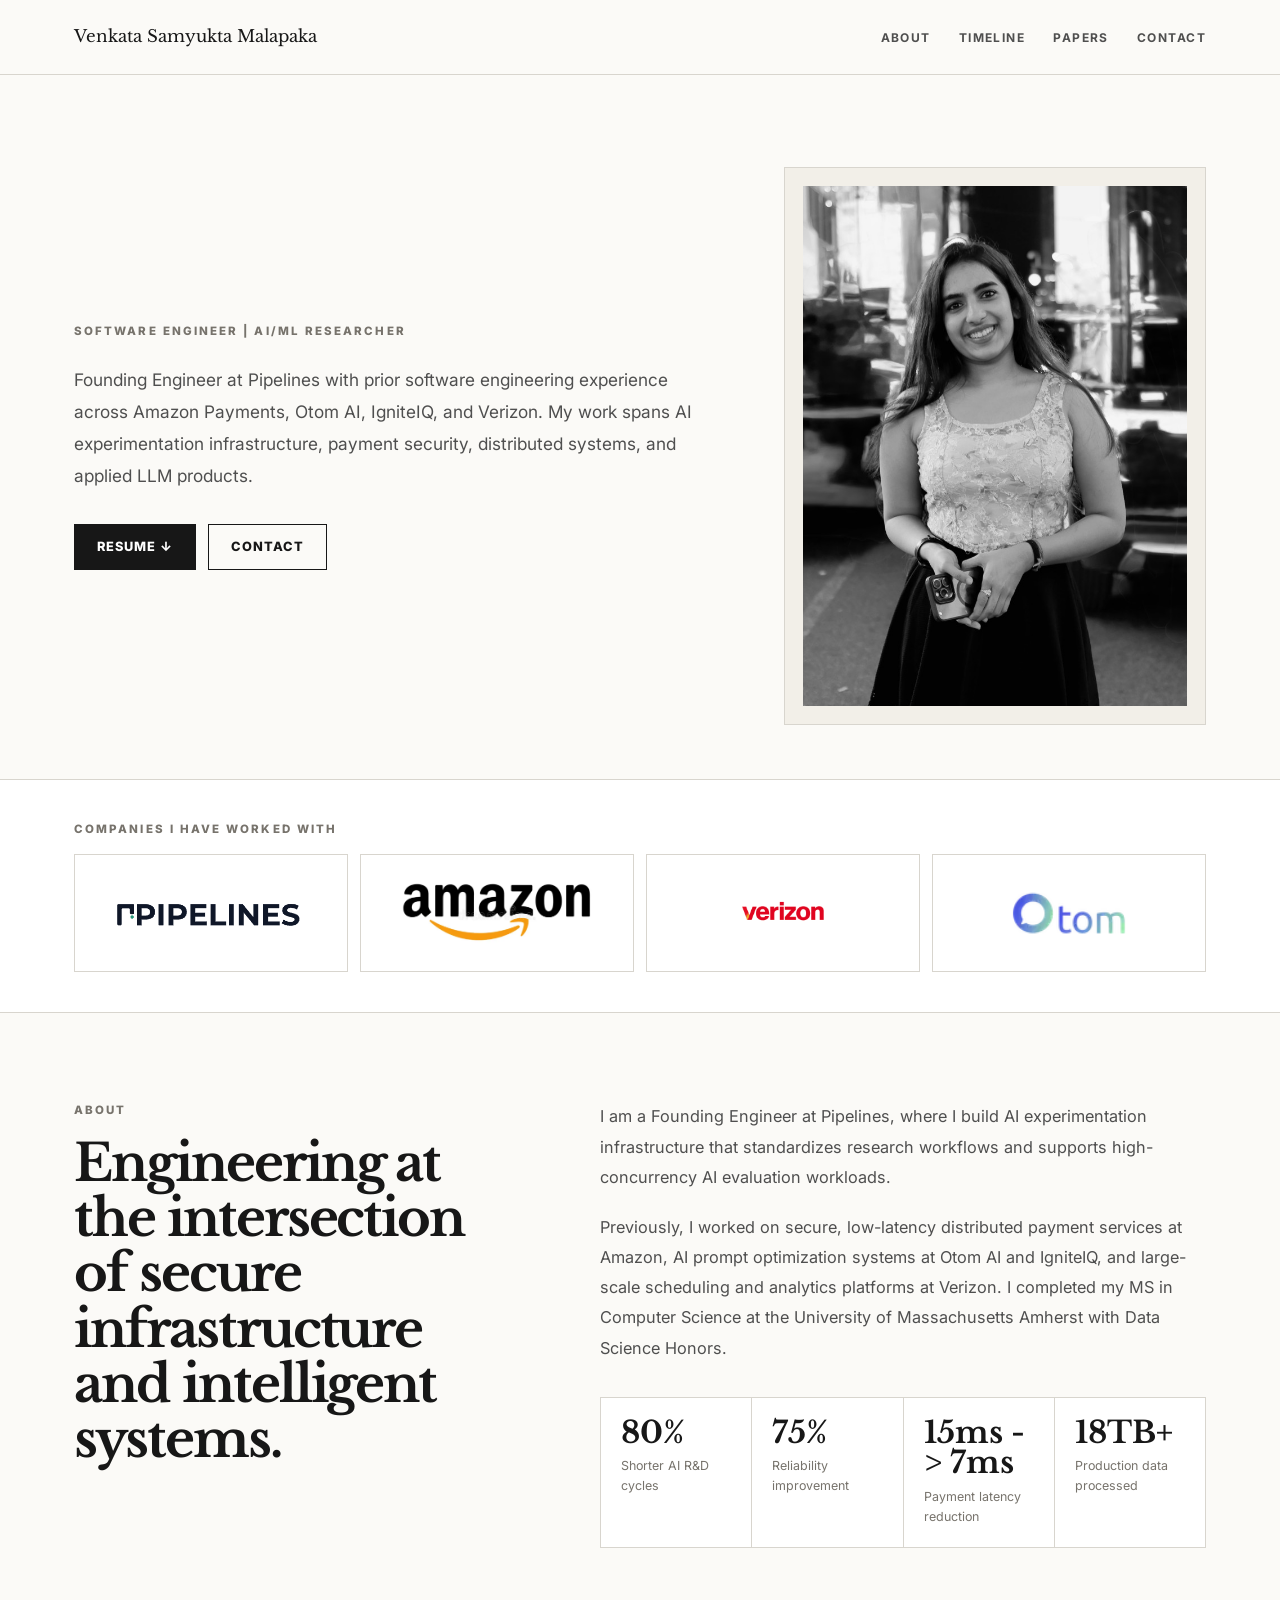
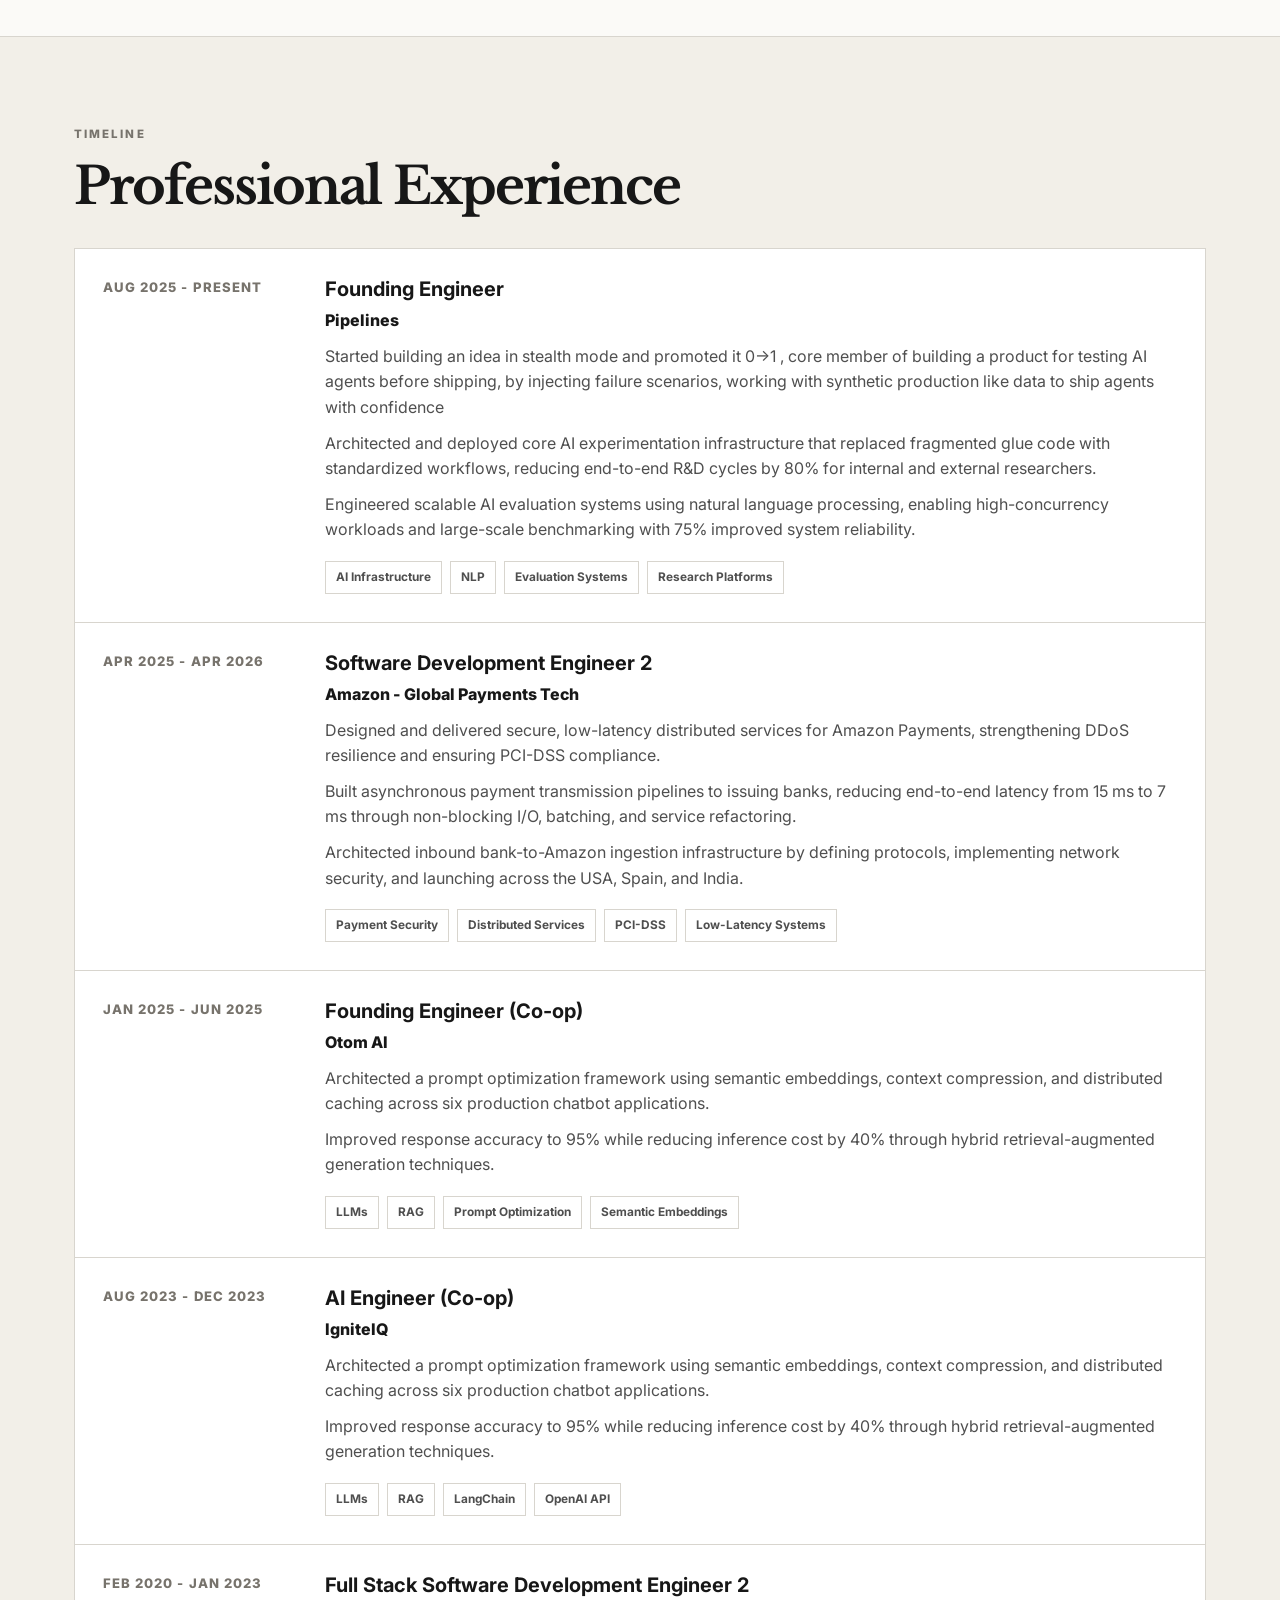
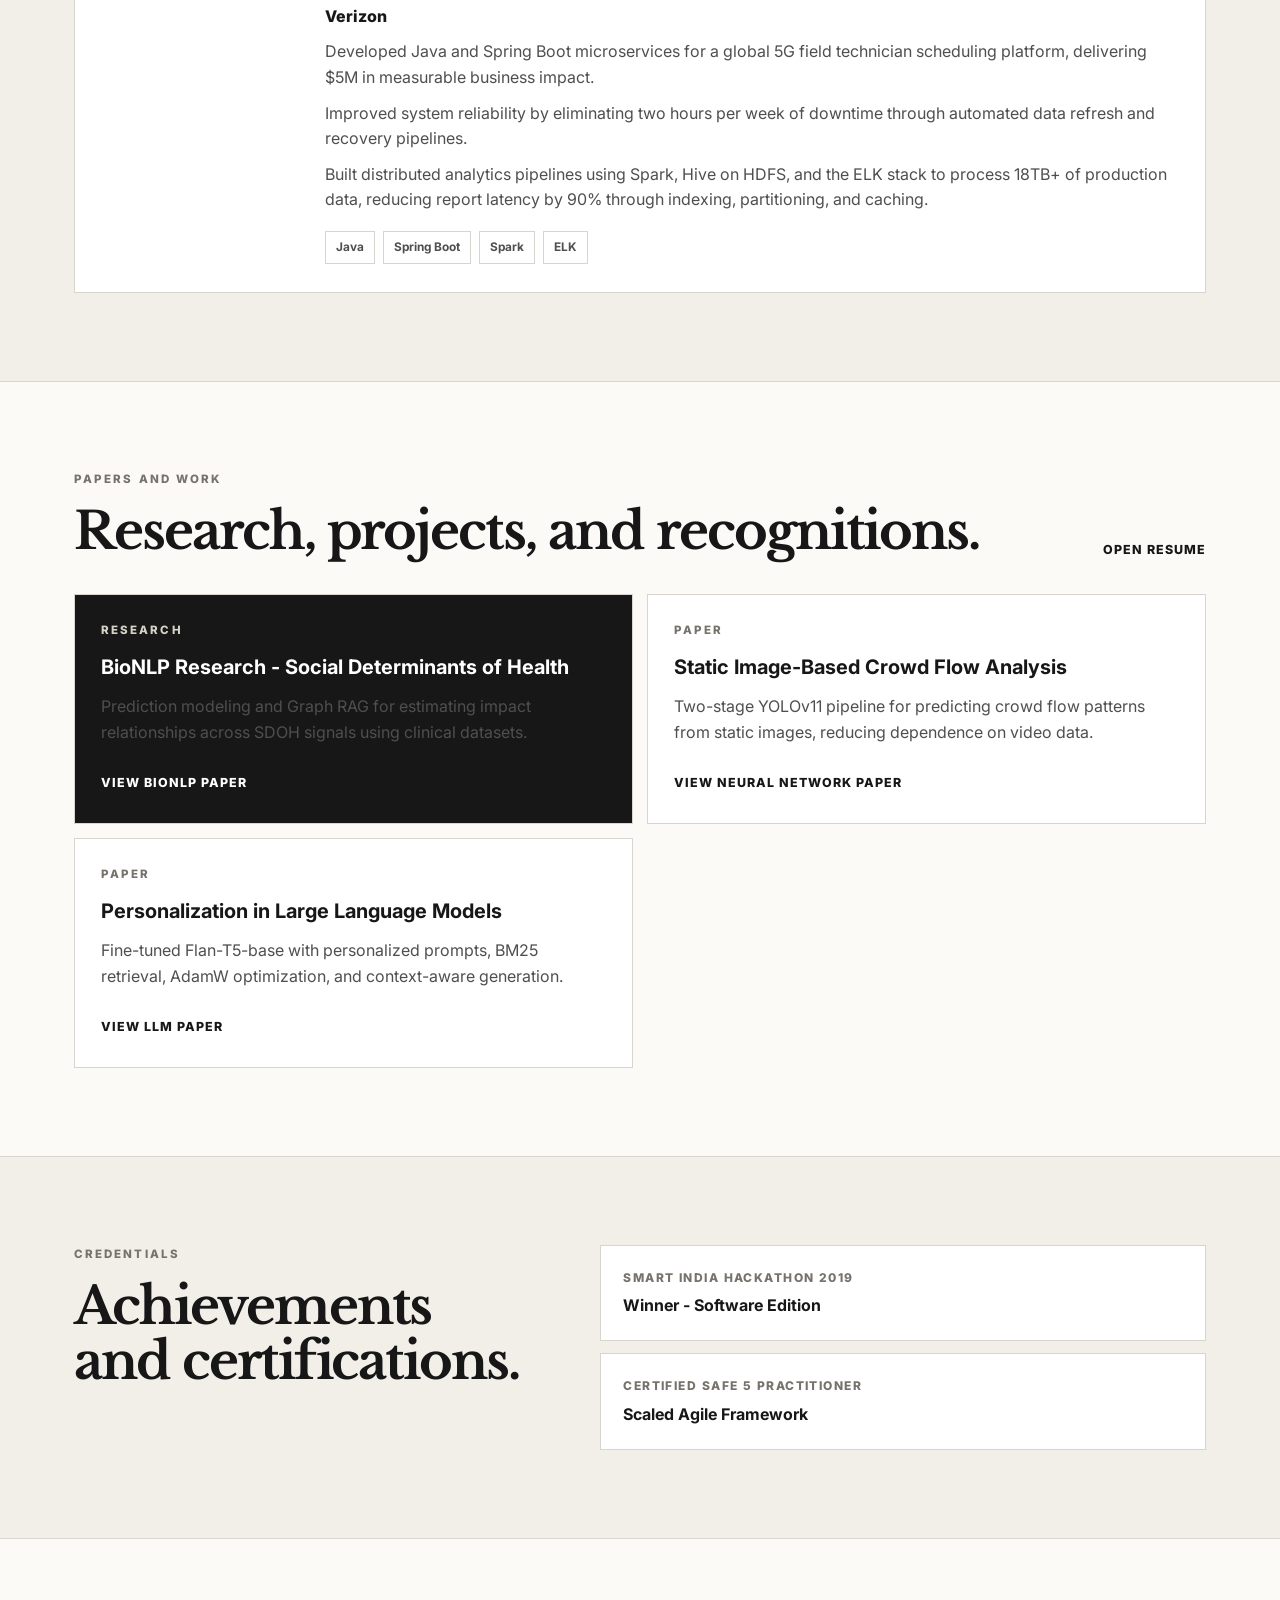
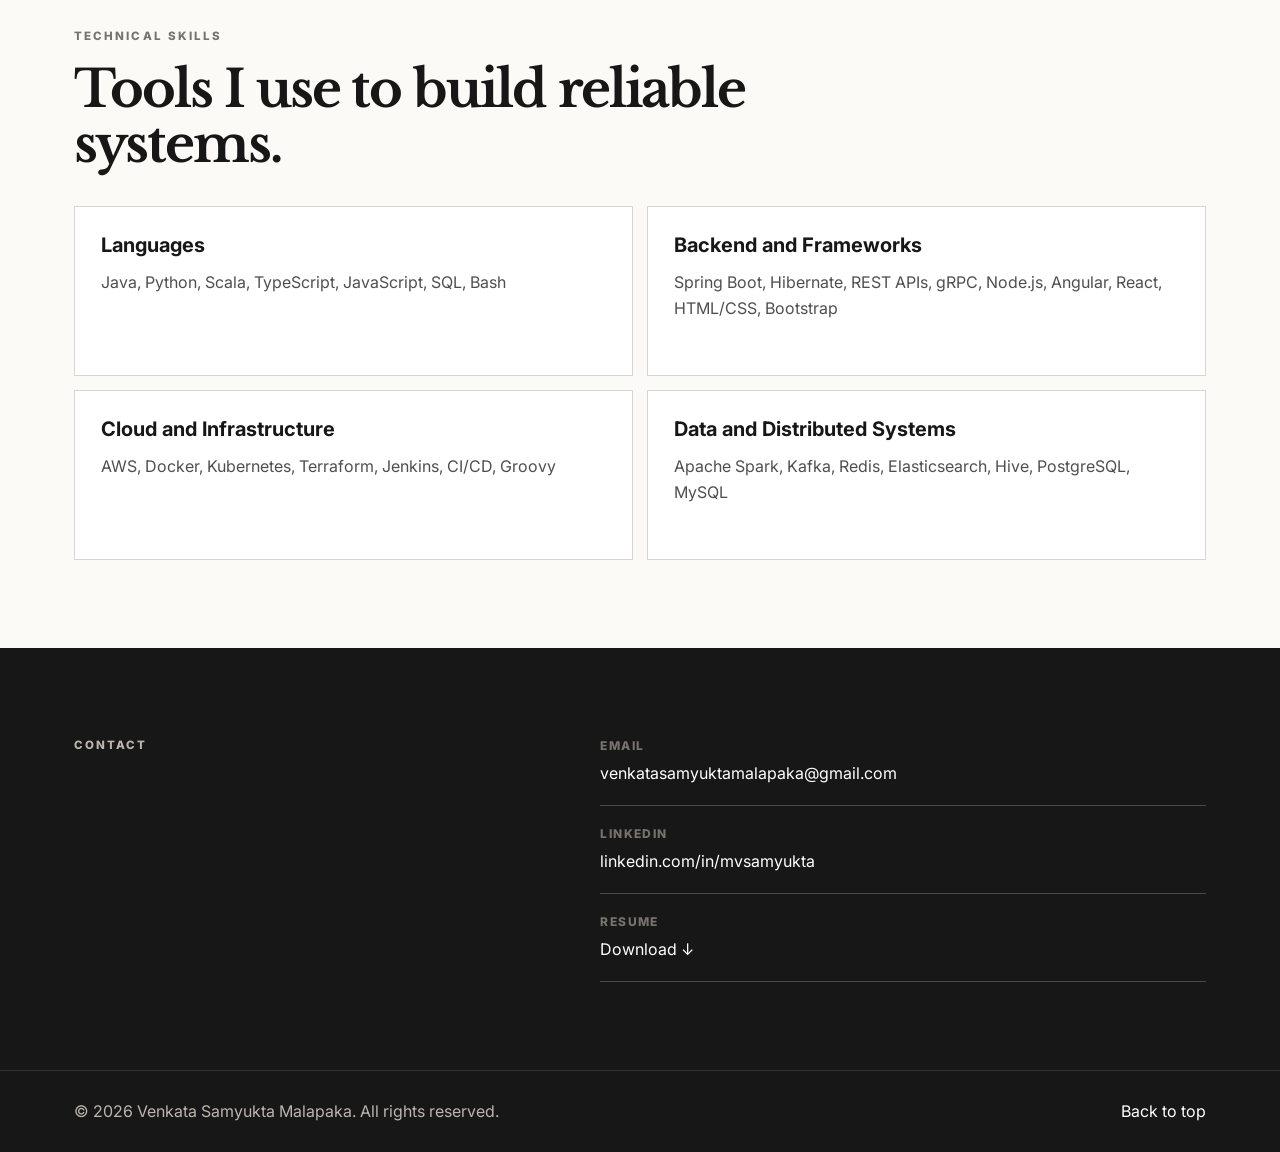
<file: index.html>
<!DOCTYPE html>
<html lang="en">
<head>
    <meta charset="UTF-8">
    <meta name="viewport" content="width=device-width, initial-scale=1.0">
    <meta name="description" content="Venkata Samyukta Malapaka - Software Engineer with experience across AI infrastructure, payments, distributed systems, and applied LLM products.">
    <title>Venkata Samyukta Malapaka | Software Engineer</title>
    <link rel="preconnect" href="https://fonts.googleapis.com">
    <link rel="preconnect" href="https://fonts.gstatic.com" crossorigin>
    <link href="https://fonts.googleapis.com/css2?family=Inter:wght@400;500;600;700;800&family=Libre+Baskerville:wght@400;700&display=swap" rel="stylesheet">
    <link rel="stylesheet" href="styles.css">
</head>
<body>
    <header class="site-header" data-header>
        <nav class="nav container" aria-label="Main navigation">
            <a class="brand" href="#home" aria-label="Venkata Samyukta Malapaka home">Venkata Samyukta Malapaka</a>
            <button class="nav-toggle" type="button" aria-expanded="false" aria-controls="nav-menu" aria-label="Toggle navigation">
                <span></span>
                <span></span>
            </button>
            <ul class="nav-menu" id="nav-menu">
                <li><a href="#about">About</a></li>
                <li><a href="#experience">Timeline</a></li>
                <li><a href="#papers">Papers</a></li>
                <li><a href="#contact">Contact</a></li>
            </ul>
        </nav>
    </header>

    <main>
        <section class="hero" id="home">
            <div class="container hero-grid">
                <div class="hero-copy">
                    <p class="eyebrow">Software Engineer | AI/ML Researcher</p>
                    <p class="hero-description">
                        Founding Engineer at Pipelines with prior software engineering experience across Amazon Payments, Otom AI, IgniteIQ, and Verizon. My work spans AI experimentation infrastructure, payment security, distributed systems, and applied LLM products.
                    </p>
                    <div class="hero-actions" aria-label="Primary actions">
                        <a class="button button-primary" href="https://drive.google.com/file/d/1vJ_7VTwjUBbJR6_A96Zd9FGTANdRAgRM/view?usp=sharing" target="_blank" rel="noopener">Resume &#x2193;</a>
                        <a class="button button-secondary" href="#contact">Contact</a>
                    </div>
                </div>
                <figure class="portrait-card">
                    <img src="assets/profile-photo.png" alt="Venkata Samyukta Malapaka" class="portrait">
                </figure>
            </div>
        </section>

        <section class="logo-section" aria-labelledby="companies-title">
            <div class="container">
                <p class="section-kicker" id="companies-title">Companies I have worked with</p>
                <div class="logo-grid">
                    <div class="logo-tile" aria-label="Pipelines">
                        <img src="assets/pipelines-logo.png" alt="Pipelines logo">
                    </div>
                    <div class="logo-tile" aria-label="Amazon">
                        <img src="assets/amazon-logo.png" alt="Amazon logo">
                    </div>
                    <div class="logo-tile" aria-label="Verizon">
                        <img src="assets/verizon-logo.png" alt="Verizon logo">
                    </div>
                    <div class="logo-tile" aria-label="Otom">
                        <img src="assets/otom-logo.png" alt="Otom logo">
                    </div>
                </div>
            </div>
        </section>

        <section class="about section" id="about">
            <div class="container two-column">
                <div>
                    <p class="section-kicker">About</p>
                    <h2>Engineering at the intersection of secure infrastructure and intelligent systems.</h2>
                </div>
                <div class="prose">
                    <p>
                        I am a Founding Engineer at Pipelines, where I build AI experimentation infrastructure that standardizes research workflows and supports high-concurrency AI evaluation workloads.
                    </p>
                    <p>
                        Previously, I worked on secure, low-latency distributed payment services at Amazon, AI prompt optimization systems at Otom AI and IgniteIQ, and large-scale scheduling and analytics platforms at Verizon. I completed my MS in Computer Science at the University of Massachusetts Amherst with Data Science Honors.
                    </p>
                    <div class="stats-grid" aria-label="Professional highlights">
                        <div><strong>80%</strong><span>Shorter AI R&amp;D cycles</span></div>
                        <div><strong>75%</strong><span>Reliability improvement</span></div>
                        <div><strong>15ms -> 7ms</strong><span>Payment latency reduction</span></div>
                        <div><strong>18TB+</strong><span>Production data processed</span></div>
                    </div>
                </div>
            </div>
        </section>

        <section class="section timeline-section" id="experience">
            <div class="container">
                <div class="section-heading">
                    <p class="section-kicker">Timeline</p>
                    <h2>Professional Experience</h2>
                </div>
                <div class="timeline">
                    <article class="timeline-item">
                        <time>Aug 2025 - Present</time>
                        <div>
                            <h3>Founding Engineer</h3>
                            <p class="company">Pipelines</p>
                            <p>Started building an idea in stealth mode and promoted it 0->1 , core member of building a product for testing AI agents before shipping, by injecting failure scenarios, working with synthetic production like data to ship agents with confidence</p>
                            <p>Architected and deployed core AI experimentation infrastructure that replaced fragmented glue code with standardized workflows, reducing end-to-end R&amp;D cycles by 80% for internal and external researchers.</p>
                            <p>Engineered scalable AI evaluation systems using natural language processing, enabling high-concurrency workloads and large-scale benchmarking with 75% improved system reliability.</p>
                            <ul class="tag-list"><li>AI Infrastructure</li><li>NLP</li><li>Evaluation Systems</li><li>Research Platforms</li></ul>
                        </div>
                    </article>
                    <article class="timeline-item">
                        <time>Apr 2025 - Apr 2026</time>
                        <div>
                            <h3>Software Development Engineer 2</h3>
                            <p class="company">Amazon - Global Payments Tech</p>
                            <p>Designed and delivered secure, low-latency distributed services for Amazon Payments, strengthening DDoS resilience and ensuring PCI-DSS compliance.</p>
                            <p>Built asynchronous payment transmission pipelines to issuing banks, reducing end-to-end latency from 15 ms to 7 ms through non-blocking I/O, batching, and service refactoring.</p>
                            <p>Architected inbound bank-to-Amazon ingestion infrastructure by defining protocols, implementing network security, and launching across the USA, Spain, and India.</p>
                            <ul class="tag-list"><li>Payment Security</li><li>Distributed Services</li><li>PCI-DSS</li><li>Low-Latency Systems</li></ul>
                        </div>
                    </article>
                    <article class="timeline-item">
                        <time>Jan 2025 - Jun 2025</time>
                        <div>
                            <h3>Founding Engineer (Co-op)</h3>
                            <p class="company">Otom AI</p>
                            <p>Architected a prompt optimization framework using semantic embeddings, context compression, and distributed caching across six production chatbot applications.</p>
                            <p>Improved response accuracy to 95% while reducing inference cost by 40% through hybrid retrieval-augmented generation techniques.</p>
                            <ul class="tag-list"><li>LLMs</li><li>RAG</li><li>Prompt Optimization</li><li>Semantic Embeddings</li></ul>
                        </div>
                    </article>
                    <article class="timeline-item">
                        <time>Aug 2023 - Dec 2023</time>
                        <div>
                            <h3>AI Engineer (Co-op)</h3>
                            <p class="company">IgniteIQ</p>
                            <p>Architected a prompt optimization framework using semantic embeddings, context compression, and distributed caching across six production chatbot applications.</p>
                            <p>Improved response accuracy to 95% while reducing inference cost by 40% through hybrid retrieval-augmented generation techniques.</p>
                            <ul class="tag-list"><li>LLMs</li><li>RAG</li><li>LangChain</li><li>OpenAI API</li></ul>
                        </div>
                    </article>
                    <article class="timeline-item">
                        <time>Feb 2020 - Jan 2023</time>
                        <div>
                            <h3>Full Stack Software Development Engineer 2</h3>
                            <p class="company">Verizon</p>
                            <p>Developed Java and Spring Boot microservices for a global 5G field technician scheduling platform, delivering $5M in measurable business impact.</p>
                            <p>Improved system reliability by eliminating two hours per week of downtime through automated data refresh and recovery pipelines.</p>
                            <p>Built distributed analytics pipelines using Spark, Hive on HDFS, and the ELK stack to process 18TB+ of production data, reducing report latency by 90% through indexing, partitioning, and caching.</p>
                            <ul class="tag-list"><li>Java</li><li>Spring Boot</li><li>Spark</li><li>ELK</li></ul>
                        </div>
                    </article>
                </div>
            </div>
        </section>

        <section class="section papers-section" id="papers">
            <div class="container">
                <div class="section-heading split-heading">
                    <div>
                        <p class="section-kicker">Papers and Work</p>
                        <h2>Research, projects, and recognitions.</h2>
                    </div>
                    <a class="text-link" href="https://drive.google.com/file/d/1vJ_7VTwjUBbJR6_A96Zd9FGTANdRAgRM/view?usp=sharing" target="_blank" rel="noopener">Open resume</a>
                </div>
                <div class="resource-grid">
                    <article class="resource-card featured-resource">
                        <p class="resource-type">Research</p>
                        <h3>BioNLP Research - Social Determinants of Health</h3>
                        <p>Prediction modeling and Graph RAG for estimating impact relationships across SDOH signals using clinical datasets.</p>
                        <a href="https://drive.google.com/file/d/1WBlETeRsJO1_UpX6VlvIGNmyX1RivjpZ/view?usp=drive_link" target="_blank" rel="noopener">View BioNLP paper</a>
                    </article>
                    <article class="resource-card">
                        <p class="resource-type">Paper</p>
                        <h3>Static Image-Based Crowd Flow Analysis</h3>
                        <p>Two-stage YOLOv11 pipeline for predicting crowd flow patterns from static images, reducing dependence on video data.</p>
                        <a href="https://drive.google.com/file/d/11WNVLvtgYj0KeDekOiWEtb4Kfi2hMMjT/view?usp=drive_link" target="_blank" rel="noopener">View neural network paper</a>
                    </article>
                    <article class="resource-card">
                        <p class="resource-type">Paper</p>
                        <h3>Personalization in Large Language Models</h3>
                        <p>Fine-tuned Flan-T5-base with personalized prompts, BM25 retrieval, AdamW optimization, and context-aware generation.</p>
                        <a href="https://drive.google.com/file/d/18chdIgXbiaRWz3wNAEk68T8bvsP69DOj/view?usp=drive_link" target="_blank" rel="noopener">View LLM paper</a>
                    </article>
                </div>
            </div>
        </section>

        <section class="section credentials-section" id="credentials">
            <div class="container two-column">
                <div>
                    <p class="section-kicker">Credentials</p>
                    <h2>Achievements and certifications.</h2>
                </div>
                <div class="credential-list">
                    <a href="https://drive.google.com/file/d/1LSpGBeWmjlvWq1ycFoxcDLPWhcvDIwvm/view?usp=drive_link" target="_blank" rel="noopener">
                        <span>Smart India Hackathon 2019</span>
                        <strong>Winner - Software Edition</strong>
                    </a>
                    <a href="https://drive.google.com/file/d/1CO3bFfr5eNOG2AlTUeNj8bPS5uTuAPR_/view?usp=drive_link" target="_blank" rel="noopener">
                        <span>Certified SAFe 5 Practitioner</span>
                        <strong>Scaled Agile Framework</strong>
                    </a>
                </div>
            </div>
        </section>

        <section class="section skills-section" id="skills">
            <div class="container">
                <div class="section-heading">
                    <p class="section-kicker">Technical Skills</p>
                    <h2>Tools I use to build reliable systems.</h2>
                </div>
                <div class="skills-grid">
                    <div class="skill-block"><h3>Languages</h3><p>Java, Python, Scala, TypeScript, JavaScript, SQL, Bash</p></div>
                    <div class="skill-block"><h3>Backend and Frameworks</h3><p>Spring Boot, Hibernate, REST APIs, gRPC, Node.js, Angular, React, HTML/CSS, Bootstrap</p></div>
                    <div class="skill-block"><h3>Cloud and Infrastructure</h3><p>AWS, Docker, Kubernetes, Terraform, Jenkins, CI/CD, Groovy</p></div>
                    <div class="skill-block"><h3>Data and Distributed Systems</h3><p>Apache Spark, Kafka, Redis, Elasticsearch, Hive, PostgreSQL, MySQL</p></div>
                </div>
            </div>
        </section>

        <section class="contact-section" id="contact">
            <div class="container contact-grid">
                <div>
                    <p class="section-kicker">Contact</p>
                </div>
                <div class="contact-links">
                    <a href="mailto:venkatasamyuktamalapaka@gmail.com"><span>Email</span>venkatasamyuktamalapaka@gmail.com</a>
                    <a href="https://linkedin.com/in/mvsamyukta" target="_blank" rel="noopener"><span>LinkedIn</span>linkedin.com/in/mvsamyukta</a>
                    <a href="https://drive.google.com/file/d/1vJ_7VTwjUBbJR6_A96Zd9FGTANdRAgRM/view?usp=sharing" target="_blank" rel="noopener"><span>Resume</span>Download &#x2193;</a>
                </div>
            </div>
        </section>
    </main>

    <footer class="footer">
        <div class="container footer-content">
            <p>&copy; 2026 Venkata Samyukta Malapaka. All rights reserved.</p>
            <a href="#home">Back to top</a>
        </div>
    </footer>

    <script src="script.js"></script>
</body>
</html>
</file>
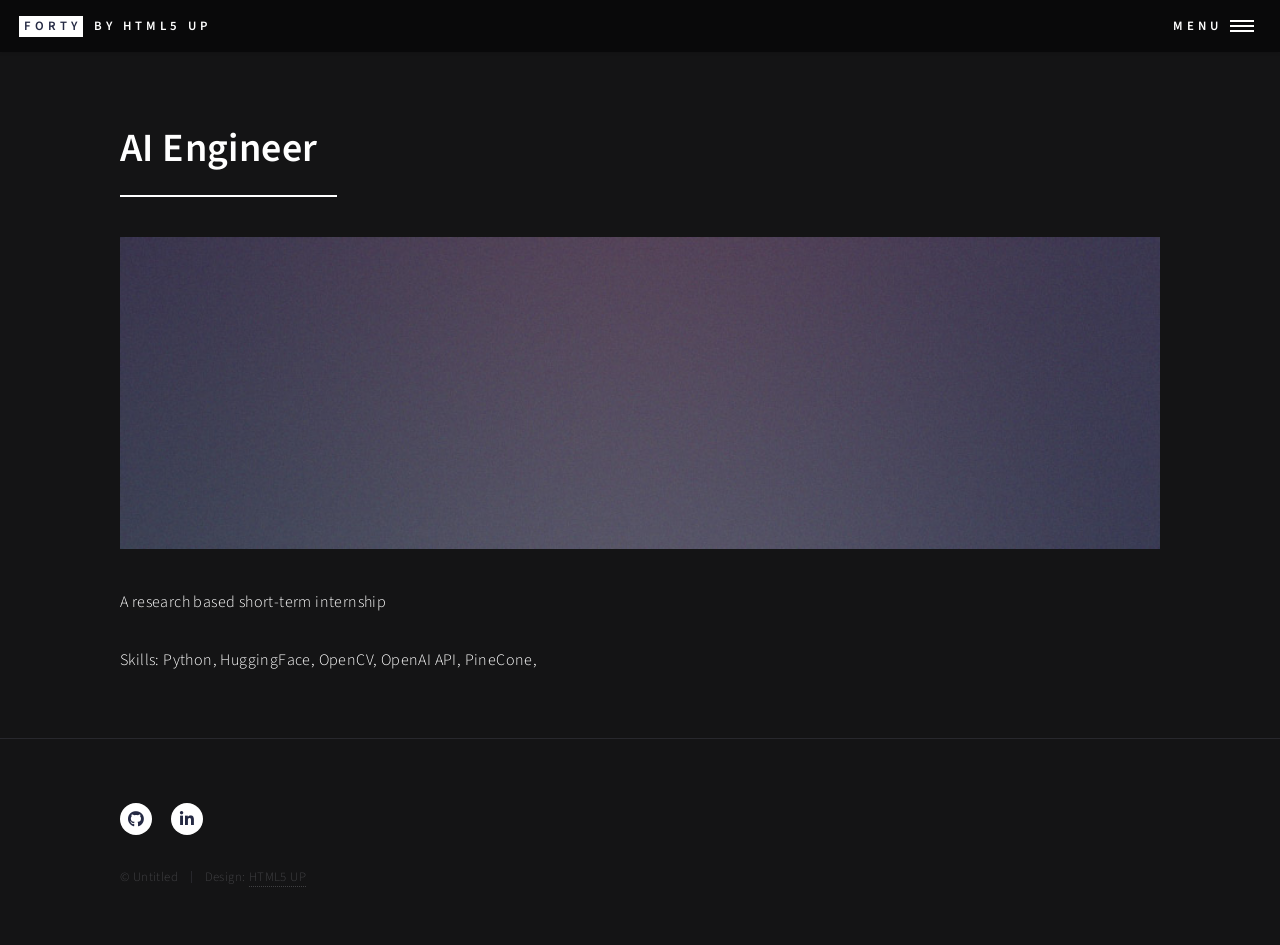
<file: ai_eng.html>
<!DOCTYPE HTML>
<!--
	Forty by HTML5 UP
	html5up.net | @ajlkn
	Free for personal and commercial use under the CCA 3.0 license (html5up.net/license)
-->
<html>
	<head>
		<title>Generic - Forty by HTML5 UP</title>
		<meta charset="utf-8" />
		<meta name="viewport" content="width=device-width, initial-scale=1, user-scalable=no" />
		<link rel="stylesheet" href="assets/css/main.css" />
		<noscript><link rel="stylesheet" href="assets/css/noscript.css" /></noscript>
	</head>
	<body class="is-preload">

		<!-- Wrapper -->
			<div id="wrapper">

				<!-- Header -->
					<header id="header">
						<a href="index.html" class="logo"><strong>Forty</strong> <span>by HTML5 UP</span></a>
						<nav>
							<a href="#menu">Menu</a>
						</nav>
					</header>

				<!-- Menu -->
					<nav id="menu">
						<ul class="links">
							<li><a href="index.html">Home</a></li>
							<li><a href="landing.html">Landing</a></li>
							<li><a href="generic.html">Generic</a></li>
							<li><a href="elements.html">Elements</a></li>
						</ul>
						<ul class="actions stacked">
							<li><a href="#" class="button primary fit">Get Started</a></li>
							<li><a href="#" class="button fit">Log In</a></li>
						</ul>
					</nav>

				<!-- Main -->
					<div id="main" class="alt">

						<!-- One -->
							<section id="one">
								<div class="inner">
									<header class="major">
										<h1>AI Engineer</h1>
									</header>
									<span class="image main"><img src="images/pic11.jpg" alt="" /></span>
									<p> A research based short-term internship </p>
									<p> Skills: Python, HuggingFace, OpenCV, OpenAI API, PineCone, </p>
								</div>
							</section>

					</div>

				<!-- Contact -->
					<!-- <section id="contact">
						<div class="inner">
							<section>
								<form method="post" action="#">
									<div class="fields">
										<div class="field half">
											<label for="name">Name</label>
											<input type="text" name="name" id="name" />
										</div>
										<div class="field half">
											<label for="email">Email</label>
											<input type="text" name="email" id="email" />
										</div>
										<div class="field">
											<label for="message">Message</label>
											<textarea name="message" id="message" rows="6"></textarea>
										</div>
									</div>
									<ul class="actions">
										<li><input type="submit" value="Send Message" class="primary" /></li>
										<li><input type="reset" value="Clear" /></li>
									</ul>
								</form>
							</section>
							<section class="split">
								<section>
									<div class="contact-method">
										<span class="icon solid alt fa-envelope"></span>
										<h3>Email</h3>
										<a href="#">information@untitled.tld</a>
									</div>
								</section>
								<section>
									<div class="contact-method">
										<span class="icon solid alt fa-phone"></span>
										<h3>Phone</h3>
										<span>(000) 000-0000 x12387</span>
									</div>
								</section>
								<section>
									<div class="contact-method">
										<span class="icon solid alt fa-home"></span>
										<h3>Address</h3>
										<span>1234 Somewhere Road #5432<br />
										Nashville, TN 00000<br />
										United States of America</span>
									</div>
								</section>
							</section>
						</div>
					</section> -->

				<!-- Footer -->
					<footer id="footer">
						<div class="inner">
							<ul class="icons">
								<li><a href="https://github.com/vmalapaka" target="_blank" class="icon brands alt fa-github"><span class="label">GitHub</span></a></li>
								<li><a href="https://www.linkedin.com/in/venkata-samyukta-malapaka/" target="_blank" class="icon brands alt fa-linkedin-in"><span class="label">LinkedIn</span></a></li>
							</ul>
							<ul class="copyright">
								<li>&copy; Untitled</li><li>Design: <a href="https://html5up.net">HTML5 UP</a></li>
							</ul>
						</div>
					</footer>

			</div>

		<!-- Scripts -->
			<script src="assets/js/jquery.min.js"></script>
			<script src="assets/js/jquery.scrolly.min.js"></script>
			<script src="assets/js/jquery.scrollex.min.js"></script>
			<script src="assets/js/browser.min.js"></script>
			<script src="assets/js/breakpoints.min.js"></script>
			<script src="assets/js/util.js"></script>
			<script src="assets/js/main.js"></script>

	</body>
</html>
</file>
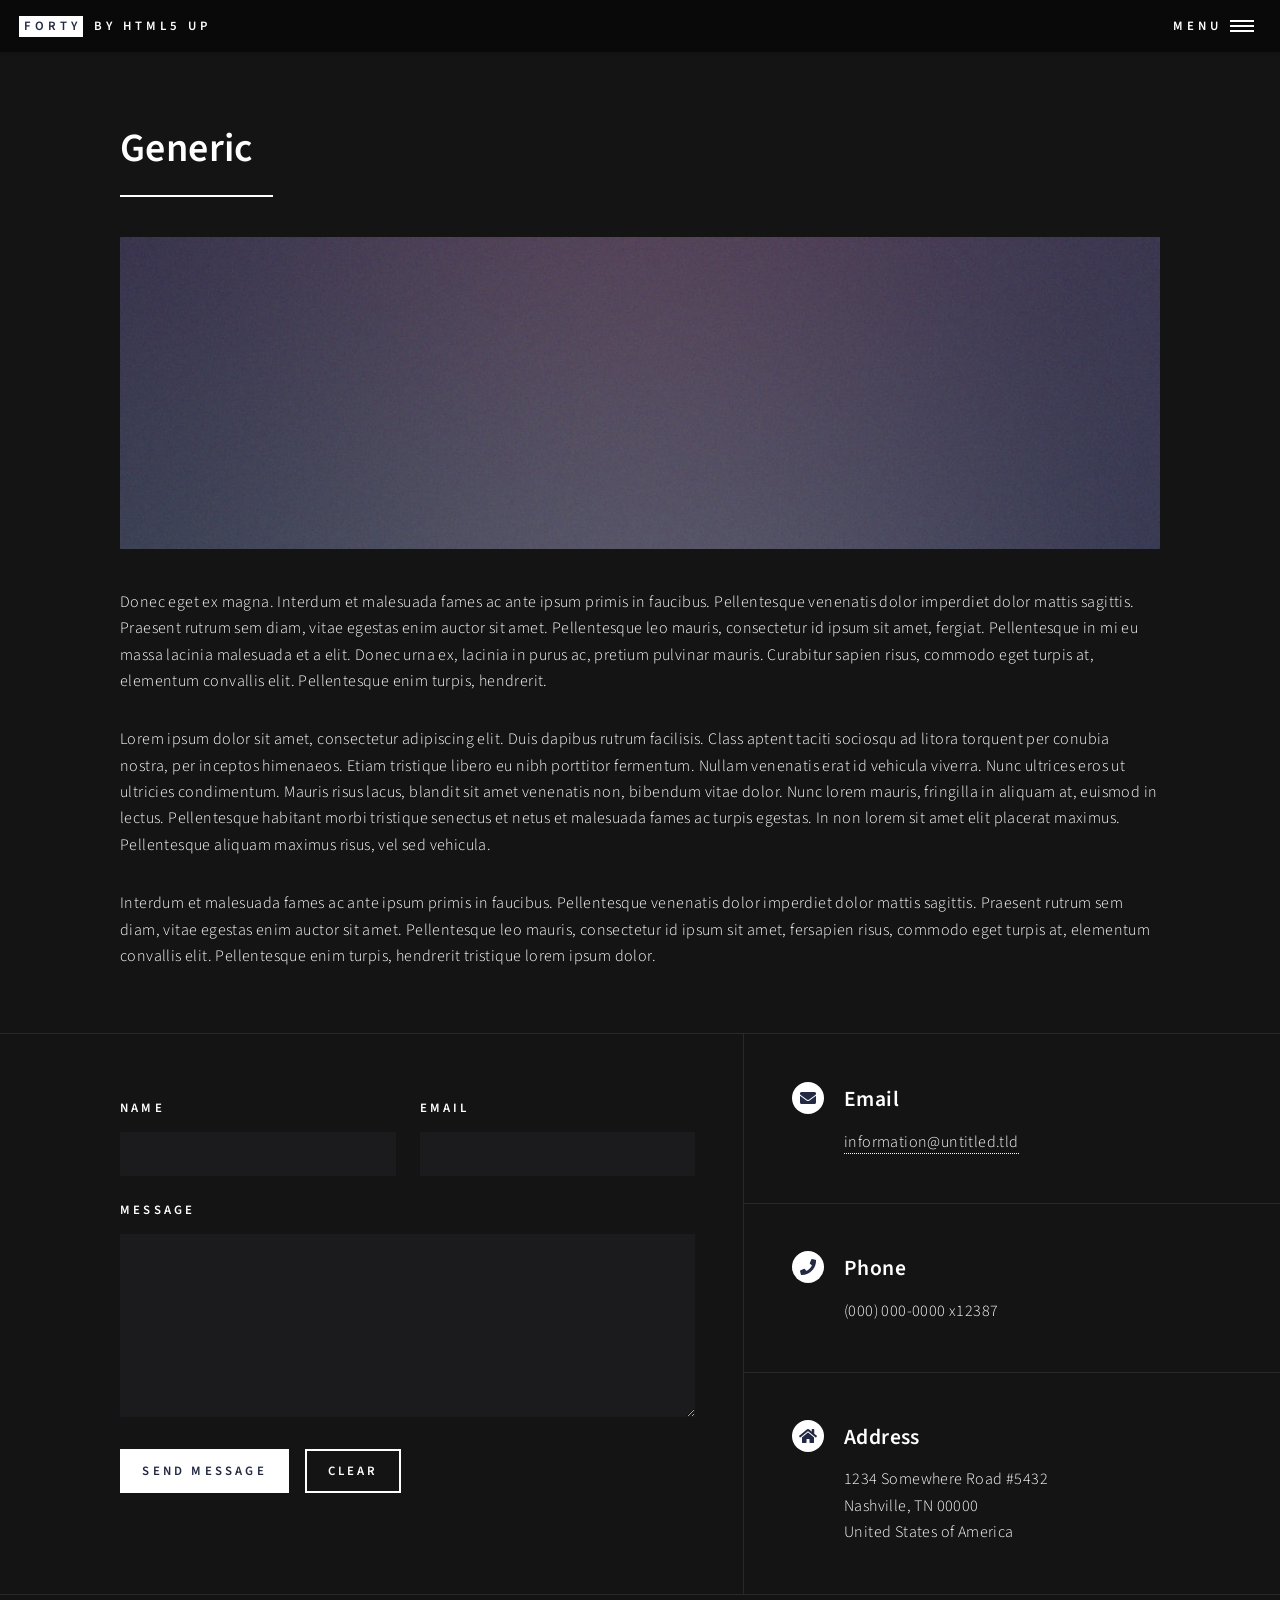
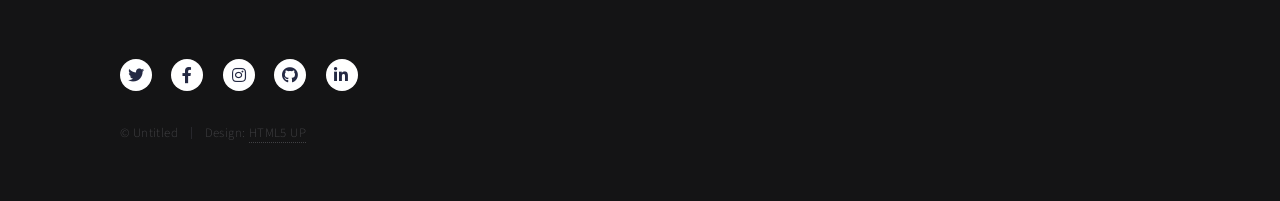
<file: generic.html>
<!DOCTYPE HTML>
<!--
	Forty by HTML5 UP
	html5up.net | @ajlkn
	Free for personal and commercial use under the CCA 3.0 license (html5up.net/license)
-->
<html>
	<head>
		<title>Generic - Forty by HTML5 UP</title>
		<meta charset="utf-8" />
		<meta name="viewport" content="width=device-width, initial-scale=1, user-scalable=no" />
		<link rel="stylesheet" href="assets/css/main.css" />
		<noscript><link rel="stylesheet" href="assets/css/noscript.css" /></noscript>
	</head>
	<body class="is-preload">

		<!-- Wrapper -->
			<div id="wrapper">

				<!-- Header -->
					<header id="header">
						<a href="index.html" class="logo"><strong>Forty</strong> <span>by HTML5 UP</span></a>
						<nav>
							<a href="#menu">Menu</a>
						</nav>
					</header>

				<!-- Menu -->
					<nav id="menu">
						<ul class="links">
							<li><a href="index.html">Home</a></li>
							<li><a href="landing.html">Landing</a></li>
							<li><a href="generic.html">Generic</a></li>
							<li><a href="elements.html">Elements</a></li>
						</ul>
						<ul class="actions stacked">
							<li><a href="#" class="button primary fit">Get Started</a></li>
							<li><a href="#" class="button fit">Log In</a></li>
						</ul>
					</nav>

				<!-- Main -->
					<div id="main" class="alt">

						<!-- One -->
							<section id="one">
								<div class="inner">
									<header class="major">
										<h1>Generic</h1>
									</header>
									<span class="image main"><img src="images/pic11.jpg" alt="" /></span>
									<p>Donec eget ex magna. Interdum et malesuada fames ac ante ipsum primis in faucibus. Pellentesque venenatis dolor imperdiet dolor mattis sagittis. Praesent rutrum sem diam, vitae egestas enim auctor sit amet. Pellentesque leo mauris, consectetur id ipsum sit amet, fergiat. Pellentesque in mi eu massa lacinia malesuada et a elit. Donec urna ex, lacinia in purus ac, pretium pulvinar mauris. Curabitur sapien risus, commodo eget turpis at, elementum convallis elit. Pellentesque enim turpis, hendrerit.</p>
									<p>Lorem ipsum dolor sit amet, consectetur adipiscing elit. Duis dapibus rutrum facilisis. Class aptent taciti sociosqu ad litora torquent per conubia nostra, per inceptos himenaeos. Etiam tristique libero eu nibh porttitor fermentum. Nullam venenatis erat id vehicula viverra. Nunc ultrices eros ut ultricies condimentum. Mauris risus lacus, blandit sit amet venenatis non, bibendum vitae dolor. Nunc lorem mauris, fringilla in aliquam at, euismod in lectus. Pellentesque habitant morbi tristique senectus et netus et malesuada fames ac turpis egestas. In non lorem sit amet elit placerat maximus. Pellentesque aliquam maximus risus, vel sed vehicula.</p>
									<p>Interdum et malesuada fames ac ante ipsum primis in faucibus. Pellentesque venenatis dolor imperdiet dolor mattis sagittis. Praesent rutrum sem diam, vitae egestas enim auctor sit amet. Pellentesque leo mauris, consectetur id ipsum sit amet, fersapien risus, commodo eget turpis at, elementum convallis elit. Pellentesque enim turpis, hendrerit tristique lorem ipsum dolor.</p>
								</div>
							</section>

					</div>

				<!-- Contact -->
					<section id="contact">
						<div class="inner">
							<section>
								<form method="post" action="#">
									<div class="fields">
										<div class="field half">
											<label for="name">Name</label>
											<input type="text" name="name" id="name" />
										</div>
										<div class="field half">
											<label for="email">Email</label>
											<input type="text" name="email" id="email" />
										</div>
										<div class="field">
											<label for="message">Message</label>
											<textarea name="message" id="message" rows="6"></textarea>
										</div>
									</div>
									<ul class="actions">
										<li><input type="submit" value="Send Message" class="primary" /></li>
										<li><input type="reset" value="Clear" /></li>
									</ul>
								</form>
							</section>
							<section class="split">
								<section>
									<div class="contact-method">
										<span class="icon solid alt fa-envelope"></span>
										<h3>Email</h3>
										<a href="#">information@untitled.tld</a>
									</div>
								</section>
								<section>
									<div class="contact-method">
										<span class="icon solid alt fa-phone"></span>
										<h3>Phone</h3>
										<span>(000) 000-0000 x12387</span>
									</div>
								</section>
								<section>
									<div class="contact-method">
										<span class="icon solid alt fa-home"></span>
										<h3>Address</h3>
										<span>1234 Somewhere Road #5432<br />
										Nashville, TN 00000<br />
										United States of America</span>
									</div>
								</section>
							</section>
						</div>
					</section>

				<!-- Footer -->
					<footer id="footer">
						<div class="inner">
							<ul class="icons">
								<li><a href="#" class="icon brands alt fa-twitter"><span class="label">Twitter</span></a></li>
								<li><a href="#" class="icon brands alt fa-facebook-f"><span class="label">Facebook</span></a></li>
								<li><a href="#" class="icon brands alt fa-instagram"><span class="label">Instagram</span></a></li>
								<li><a href="#" class="icon brands alt fa-github"><span class="label">GitHub</span></a></li>
								<li><a href="#" class="icon brands alt fa-linkedin-in"><span class="label">LinkedIn</span></a></li>
							</ul>
							<ul class="copyright">
								<li>&copy; Untitled</li><li>Design: <a href="https://html5up.net">HTML5 UP</a></li>
							</ul>
						</div>
					</footer>

			</div>

		<!-- Scripts -->
			<script src="assets/js/jquery.min.js"></script>
			<script src="assets/js/jquery.scrolly.min.js"></script>
			<script src="assets/js/jquery.scrollex.min.js"></script>
			<script src="assets/js/browser.min.js"></script>
			<script src="assets/js/breakpoints.min.js"></script>
			<script src="assets/js/util.js"></script>
			<script src="assets/js/main.js"></script>

	</body>
</html>
</file>
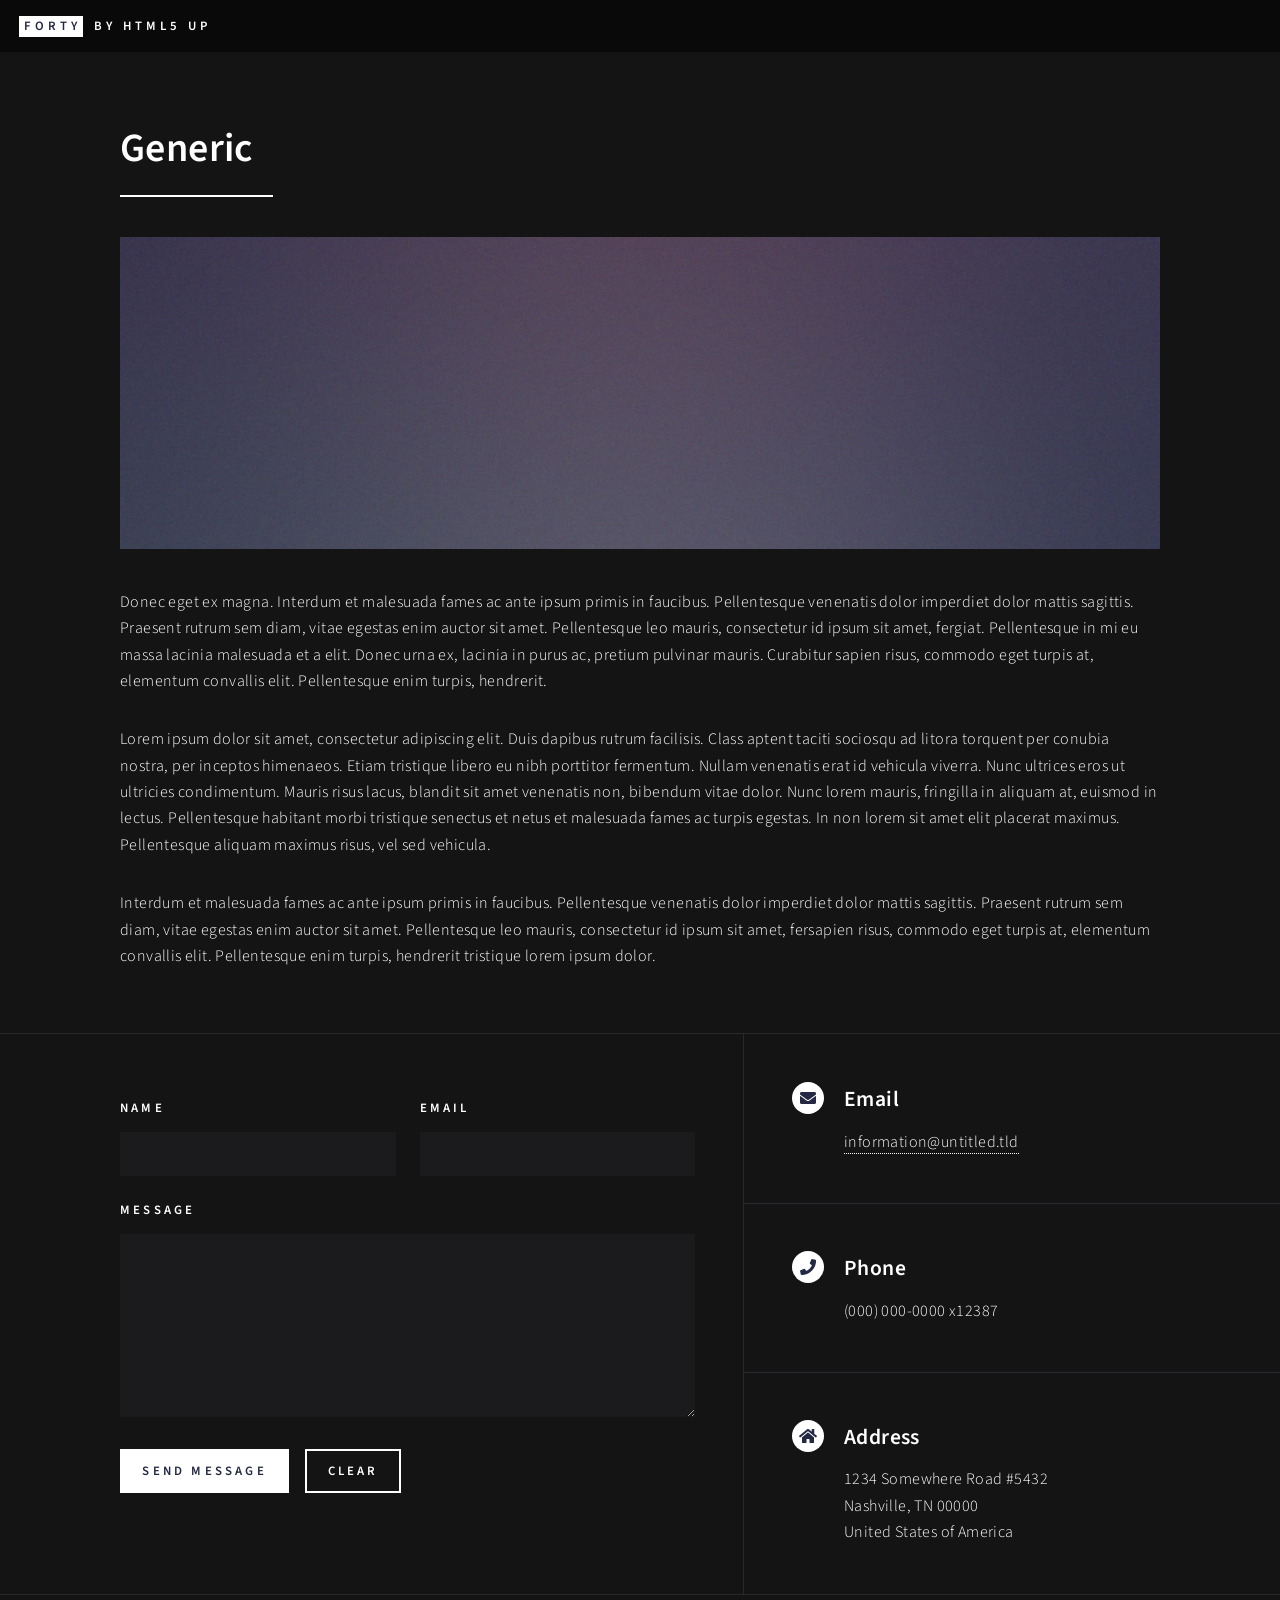
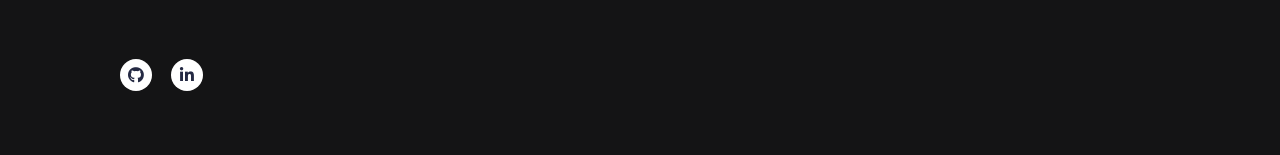
<file: inspire.html>
<!DOCTYPE HTML>
<!--
	Forty by HTML5 UP
	html5up.net | @ajlkn
	Free for personal and commercial use under the CCA 3.0 license (html5up.net/license)
-->
<html>
	<head>
		<title>Generic - Forty by HTML5 UP</title>
		<meta charset="utf-8" />
		<meta name="viewport" content="width=device-width, initial-scale=1, user-scalable=no" />
		<link rel="stylesheet" href="assets/css/main.css" />
		<noscript><link rel="stylesheet" href="assets/css/noscript.css" /></noscript>
	</head>
	<body class="is-preload">

		<!-- Wrapper -->
			<div id="wrapper">

				<!-- Header -->
					<header id="header">
						<a href="index.html" class="logo"><strong>Forty</strong> <span>by HTML5 UP</span></a>
						<!-- <nav>
							<a href="#menu">Menu</a>
						</nav> -->
					</header>

				<!-- Menu -->
					<!-- <nav id="menu">
						<ul class="links">
							<li><a href="index.html">Home</a></li>
							<li><a href="landing.html">Landing</a></li>
							<li><a href="generic.html">Generic</a></li>
							<li><a href="elements.html">Elements</a></li>
						</ul>
						<ul class="actions stacked">
							<li><a href="#" class="button primary fit">Get Started</a></li>
							<li><a href="#" class="button fit">Log In</a></li>
						</ul>
					</nav> -->

				<!-- Main -->
					<div id="main" class="alt">

						<!-- One -->
							<section id="one">
								<div class="inner">
									<header class="major">
										<h1>Generic</h1>
									</header>
									<span class="image main"><img src="images/pic11.jpg" alt="" /></span>
									<p>Donec eget ex magna. Interdum et malesuada fames ac ante ipsum primis in faucibus. Pellentesque venenatis dolor imperdiet dolor mattis sagittis. Praesent rutrum sem diam, vitae egestas enim auctor sit amet. Pellentesque leo mauris, consectetur id ipsum sit amet, fergiat. Pellentesque in mi eu massa lacinia malesuada et a elit. Donec urna ex, lacinia in purus ac, pretium pulvinar mauris. Curabitur sapien risus, commodo eget turpis at, elementum convallis elit. Pellentesque enim turpis, hendrerit.</p>
									<p>Lorem ipsum dolor sit amet, consectetur adipiscing elit. Duis dapibus rutrum facilisis. Class aptent taciti sociosqu ad litora torquent per conubia nostra, per inceptos himenaeos. Etiam tristique libero eu nibh porttitor fermentum. Nullam venenatis erat id vehicula viverra. Nunc ultrices eros ut ultricies condimentum. Mauris risus lacus, blandit sit amet venenatis non, bibendum vitae dolor. Nunc lorem mauris, fringilla in aliquam at, euismod in lectus. Pellentesque habitant morbi tristique senectus et netus et malesuada fames ac turpis egestas. In non lorem sit amet elit placerat maximus. Pellentesque aliquam maximus risus, vel sed vehicula.</p>
									<p>Interdum et malesuada fames ac ante ipsum primis in faucibus. Pellentesque venenatis dolor imperdiet dolor mattis sagittis. Praesent rutrum sem diam, vitae egestas enim auctor sit amet. Pellentesque leo mauris, consectetur id ipsum sit amet, fersapien risus, commodo eget turpis at, elementum convallis elit. Pellentesque enim turpis, hendrerit tristique lorem ipsum dolor.</p>
								</div>
							</section>

					</div>

				<!-- Contact -->
					<section id="contact">
						<div class="inner">
							<section>
								<form method="post" action="#">
									<div class="fields">
										<div class="field half">
											<label for="name">Name</label>
											<input type="text" name="name" id="name" />
										</div>
										<div class="field half">
											<label for="email">Email</label>
											<input type="text" name="email" id="email" />
										</div>
										<div class="field">
											<label for="message">Message</label>
											<textarea name="message" id="message" rows="6"></textarea>
										</div>
									</div>
									<ul class="actions">
										<li><input type="submit" value="Send Message" class="primary" /></li>
										<li><input type="reset" value="Clear" /></li>
									</ul>
								</form>
							</section>
							<section class="split">
								<section>
									<div class="contact-method">
										<span class="icon solid alt fa-envelope"></span>
										<h3>Email</h3>
										<a href="#">information@untitled.tld</a>
									</div>
								</section>
								<section>
									<div class="contact-method">
										<span class="icon solid alt fa-phone"></span>
										<h3>Phone</h3>
										<span>(000) 000-0000 x12387</span>
									</div>
								</section>
								<section>
									<div class="contact-method">
										<span class="icon solid alt fa-home"></span>
										<h3>Address</h3>
										<span>1234 Somewhere Road #5432<br />
										Nashville, TN 00000<br />
										United States of America</span>
									</div>
								</section>
							</section>
						</div>
					</section>

				<!-- Footer -->
					<footer id="footer">
						<div class="inner">
							<ul class="icons">
								<li><a href="https://github.com/vmalapaka" target="_blank" class="icon brands alt fa-github"><span class="label">GitHub</span></a></li>
								<li><a href="https://www.linkedin.com/in/venkata-samyukta-malapaka/" target="_blank" class="icon brands alt fa-linkedin-in"><span class="label">LinkedIn</span></a></li>
							</ul>
							<!-- <ul class="copyright">
								<li>&copy; Untitled</li><li>Design: <a href="https://html5up.net">HTML5 UP</a></li>
							</ul> -->
						</div>
					</footer>

			</div>

		<!-- Scripts -->
			<script src="assets/js/jquery.min.js"></script>
			<script src="assets/js/jquery.scrolly.min.js"></script>
			<script src="assets/js/jquery.scrollex.min.js"></script>
			<script src="assets/js/browser.min.js"></script>
			<script src="assets/js/breakpoints.min.js"></script>
			<script src="assets/js/util.js"></script>
			<script src="assets/js/main.js"></script>

	</body>
</html>
</file>
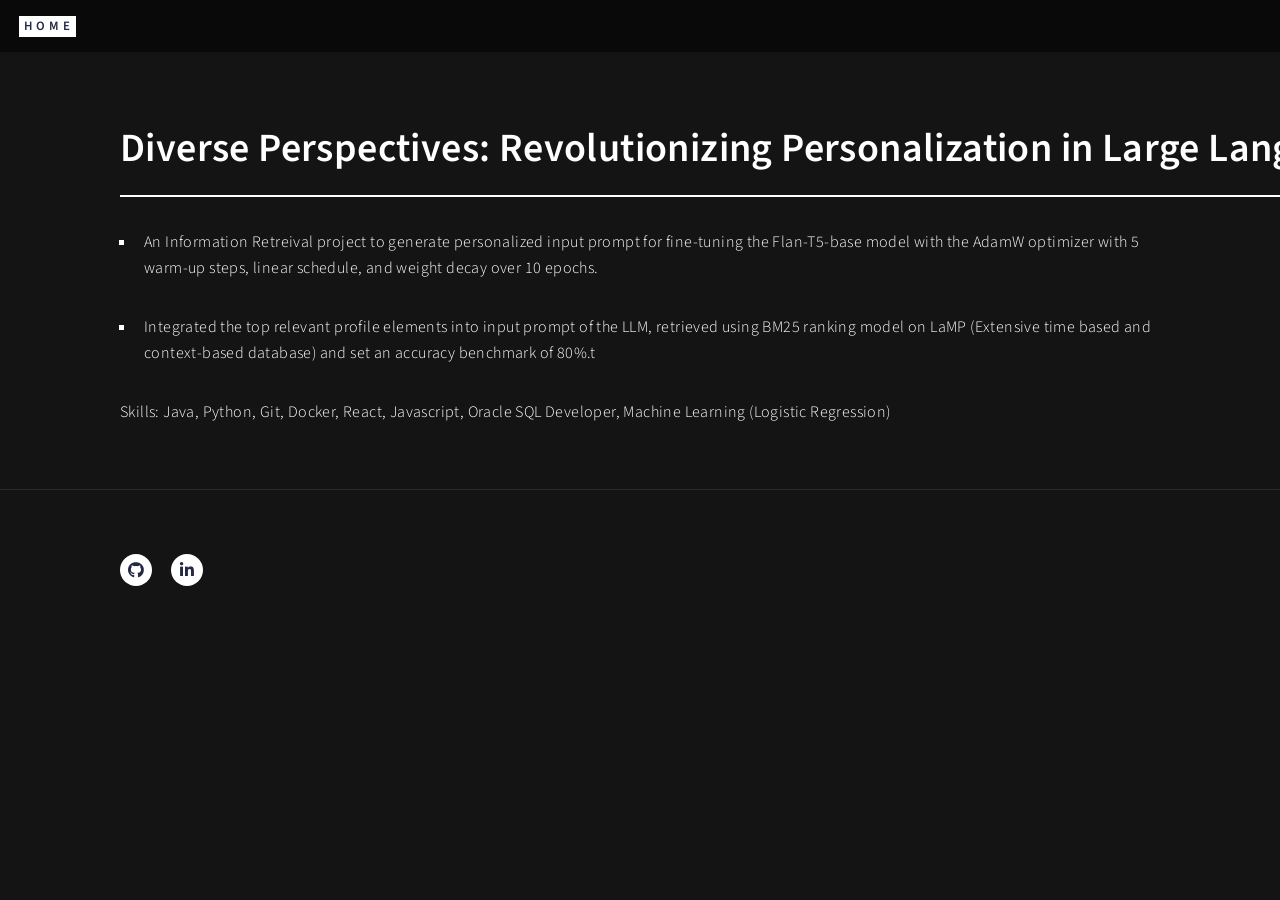
<file: llm.html>
<!DOCTYPE HTML>
<!--
	Forty by HTML5 UP
	html5up.net | @ajlkn
	Free for personal and commercial use under the CCA 3.0 license (html5up.net/license)
-->
<html>
	<head>
		<title>Generic - Forty by HTML5 UP</title>
		<meta charset="utf-8" />
		<meta name="viewport" content="width=device-width, initial-scale=1, user-scalable=no" />
		<link rel="stylesheet" href="assets/css/main.css" />
		<noscript><link rel="stylesheet" href="assets/css/noscript.css" /></noscript>
	</head>
	<body class="is-preload">

		<!-- Wrapper -->
			<div id="wrapper">

				<!-- Header -->
					<header id="header">
						<a href="index.html" class="logo"><strong>Home</strong></a>
						<!-- <nav>
							<a href="#menu">Menu</a>
						</nav> -->
					</header>

				<!-- Menu -->
					<!-- <nav id="menu">
						<ul class="links">
							<li><a href="index.html">Home</a></li>
							<li><a href="landing.html">Landing</a></li>
							<li><a href="generic.html">Generic</a></li>
							<li><a href="elements.html">Elements</a></li>
						</ul>
						<ul class="actions stacked">
							<li><a href="#" class="button primary fit">Get Started</a></li>
							<li><a href="#" class="button fit">Log In</a></li>
						</ul>
					</nav> -->

				<!-- Main -->
					<div id="main" class="alt">

						<!-- One -->
							<section id="one">
								<div class="inner">
									<header class="major">
										<h1>Diverse Perspectives: Revolutionizing Personalization in Large Language Models</h1>
									</header>
									<!-- <span class="image main"><img src="images/pic11.jpg" alt="" /></span> -->
									<ul style="list-style-type:square;">
										<li><p> 
											An Information Retreival project to generate personalized input prompt for fine-tuning the Flan-T5-base model with the AdamW optimizer with
											5 warm-up steps, linear schedule, and weight decay over 10 epochs.</li></p>
											<li><p>Integrated the top relevant profile elements into input prompt of the LLM, retrieved using BM25 ranking model on
											LaMP (Extensive time based and context-based database) and set an accuracy benchmark of 80%.t</li></p>
											
											</ul>
									<p>Skills: Java, Python, Git, Docker, React, Javascript, Oracle SQL Developer, Machine Learning (Logistic Regression)</p>
								</div>
							</section>

					</div>

				<!-- Contact -->
					<!-- <section id="contact">
						<div class="inner">
							<section>
								<form method="post" action="#">
									<div class="fields">
										<div class="field half">
											<label for="name">Name</label>
											<input type="text" name="name" id="name" />
										</div>
										<div class="field half">
											<label for="email">Email</label>
											<input type="text" name="email" id="email" />
										</div>
										<div class="field">
											<label for="message">Message</label>
											<textarea name="message" id="message" rows="6"></textarea>
										</div>
									</div>
									<ul class="actions">
										<li><input type="submit" value="Send Message" class="primary" /></li>
										<li><input type="reset" value="Clear" /></li>
									</ul>
								</form>
							</section>
							<section class="split">
								<section>
									<div class="contact-method">
										<span class="icon solid alt fa-envelope"></span>
										<h3>Email</h3>
										<a href="#">vmalapaka@umass.edu</a>
									</div>
								</section>
								<section>
									<div class="contact-method">
										<span class="icon solid alt fa-phone"></span>
										<h3>Phone</h3>
										<span>+1413-270-3024</span>
									</div>
								</section>
								<section>
									<div class="contact-method">
										<span class="icon solid alt fa-home"></span>
										<h3>Address</h3>
										<span>11 Southpoint Dr<br />
										Amherst, MA 01002<br />
										United States of America</span>
									</div>
								</section>
							</section>
						</div>
					</section> -->

				<!-- Footer -->
					<footer id="footer">
						<div class="inner">
							<ul class="icons">
								<li><a href="https://github.com/vmalapaka" target="_blank" class="icon brands alt fa-github"><span class="label">GitHub</span></a></li>
								<li><a href="https://www.linkedin.com/in/venkata-samyukta-malapaka/" target="_blank" class="icon brands alt fa-linkedin-in"><span class="label">LinkedIn</span></a></li>
							</ul>
							<!-- <ul class="copyright">
								<li>&copy; Untitled</li><li>Design: <a href="https://html5up.net">HTML5 UP</a></li>
							</ul> -->
						</div>
					</footer>

			</div>

		<!-- Scripts -->
			<script src="assets/js/jquery.min.js"></script>
			<script src="assets/js/jquery.scrolly.min.js"></script>
			<script src="assets/js/jquery.scrollex.min.js"></script>
			<script src="assets/js/browser.min.js"></script>
			<script src="assets/js/breakpoints.min.js"></script>
			<script src="assets/js/util.js"></script>
			<script src="assets/js/main.js"></script>

	</body>
</html>
</file>
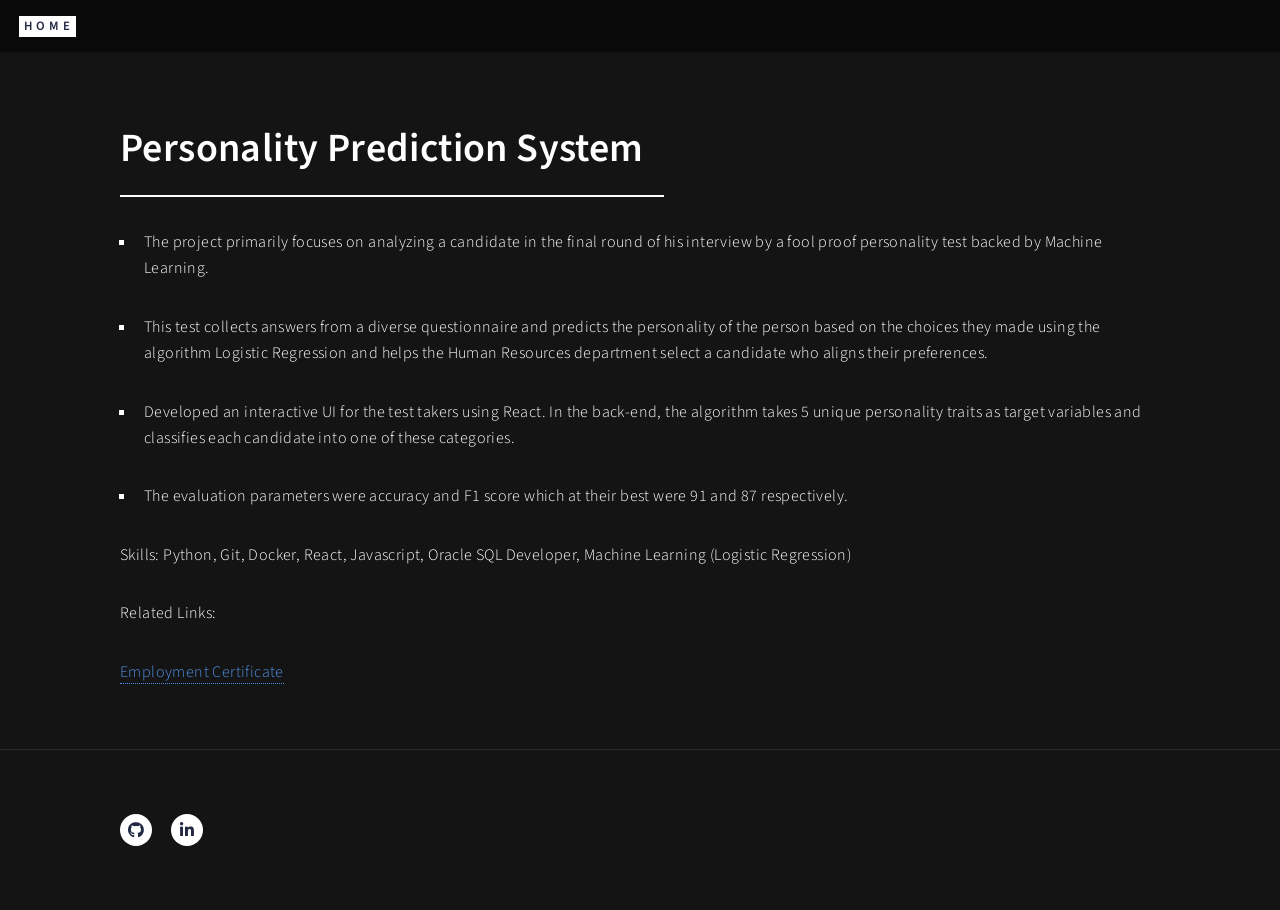
<file: personality_pred.html>
<!DOCTYPE HTML>
<!--
	Forty by HTML5 UP
	html5up.net | @ajlkn
	Free for personal and commercial use under the CCA 3.0 license (html5up.net/license)
-->
<html>
	<head>
		<title>Generic - Forty by HTML5 UP</title>
		<meta charset="utf-8" />
		<meta name="viewport" content="width=device-width, initial-scale=1, user-scalable=no" />
		<link rel="stylesheet" href="assets/css/main.css" />
		<noscript><link rel="stylesheet" href="assets/css/noscript.css" /></noscript>
	</head>
	<body class="is-preload">

		<!-- Wrapper -->
			<div id="wrapper">

				<!-- Header -->
					<header id="header">
						<a href="index.html" class="logo"><strong>Home</strong></a>
						<!-- <nav>
							<a href="#menu">Menu</a>
						</nav> -->
					</header>

				<!-- Menu -->
					<!-- <nav id="menu">
						<ul class="links">
							<li><a href="index.html">Home</a></li>
							<li><a href="landing.html">Landing</a></li>
							<li><a href="generic.html">Generic</a></li>
							<li><a href="elements.html">Elements</a></li>
						</ul>
						<ul class="actions stacked">
							<li><a href="#" class="button primary fit">Get Started</a></li>
							<li><a href="#" class="button fit">Log In</a></li>
						</ul>
					</nav> -->

				<!-- Main -->
					<div id="main" class="alt">

						<!-- One -->
							<section id="one">
								<div class="inner">
									<header class="major">
										<h1>Personality Prediction System</h1>
									</header>
									<!-- <span class="image main"><img src="images/pic11.jpg" alt="" /></span> -->
									<ul style="list-style-type:square;">
										<li><p>The project primarily focuses on analyzing a candidate in the final round of his interview by a fool
											proof personality test backed by Machine Learning.</li></p>
											<li><p> This test collects answers from a diverse questionnaire and predicts the personality of the
											person based on the choices they made using the algorithm Logistic Regression and helps the Human Resources
											department select a candidate who aligns their preferences. </li></p>
											<li><p>Developed an interactive UI for the test takers using React. In the back-end, the algorithm takes 5 unique personality traits as target variables and classifies each candidate into one of these categories.</li></p>
											<li><p>The evaluation parameters were accuracy and F1 score which at their best were 91 and 87 respectively.</p></li>
											</ul>
									<p>Skills: Python, Git, Docker, React, Javascript, Oracle SQL Developer, Machine Learning (Logistic Regression)</p>
									<p> Related Links: </p>
									<p style="color:rgb(79, 144, 227);"> 
										<a href="https://drive.google.com/file/d/1iFH81hWH3tKW4fUsyosq8ngt2Jt16PkH/view" target="_blank">Employment Certificate</a>
										
									</p>
								</div>
							</section>

					</div>

				<!-- Contact -->
					<!-- <section id="contact">
						<div class="inner">
							<section>
								<form method="post" action="#">
									<div class="fields">
										<div class="field half">
											<label for="name">Name</label>
											<input type="text" name="name" id="name" />
										</div>
										<div class="field half">
											<label for="email">Email</label>
											<input type="text" name="email" id="email" />
										</div>
										<div class="field">
											<label for="message">Message</label>
											<textarea name="message" id="message" rows="6"></textarea>
										</div>
									</div>
									<ul class="actions">
										<li><input type="submit" value="Send Message" class="primary" /></li>
										<li><input type="reset" value="Clear" /></li>
									</ul>
								</form>
							</section>
							<section class="split">
								<section>
									<div class="contact-method">
										<span class="icon solid alt fa-envelope"></span>
										<h3>Email</h3>
										<a href="#">vmalapaka@umass.edu</a>
									</div>
								</section>
								<section>
									<div class="contact-method">
										<span class="icon solid alt fa-phone"></span>
										<h3>Phone</h3>
										<span>+1413-270-3024</span>
									</div>
								</section>
								<section>
									<div class="contact-method">
										<span class="icon solid alt fa-home"></span>
										<h3>Address</h3>
										<span>11 Southpoint Dr<br />
										Amherst, MA 01002<br />
										United States of America</span>
									</div>
								</section>
							</section>
						</div>
					</section> -->

				<!-- Footer -->
					<footer id="footer">
						<div class="inner">
							<ul class="icons">
								<li><a href="https://github.com/vmalapaka" target="_blank" class="icon brands alt fa-github"><span class="label">GitHub</span></a></li>
								<li><a href="https://www.linkedin.com/in/venkata-samyukta-malapaka/" target="_blank" class="icon brands alt fa-linkedin-in"><span class="label">LinkedIn</span></a></li>
							</ul>
							<!-- <ul class="copyright">
								<li>&copy; Untitled</li><li>Design: <a href="https://html5up.net">HTML5 UP</a></li>
							</ul> -->
						</div>
					</footer>

			</div>

		<!-- Scripts -->
			<script src="assets/js/jquery.min.js"></script>
			<script src="assets/js/jquery.scrolly.min.js"></script>
			<script src="assets/js/jquery.scrollex.min.js"></script>
			<script src="assets/js/browser.min.js"></script>
			<script src="assets/js/breakpoints.min.js"></script>
			<script src="assets/js/util.js"></script>
			<script src="assets/js/main.js"></script>

	</body>
</html>
</file>
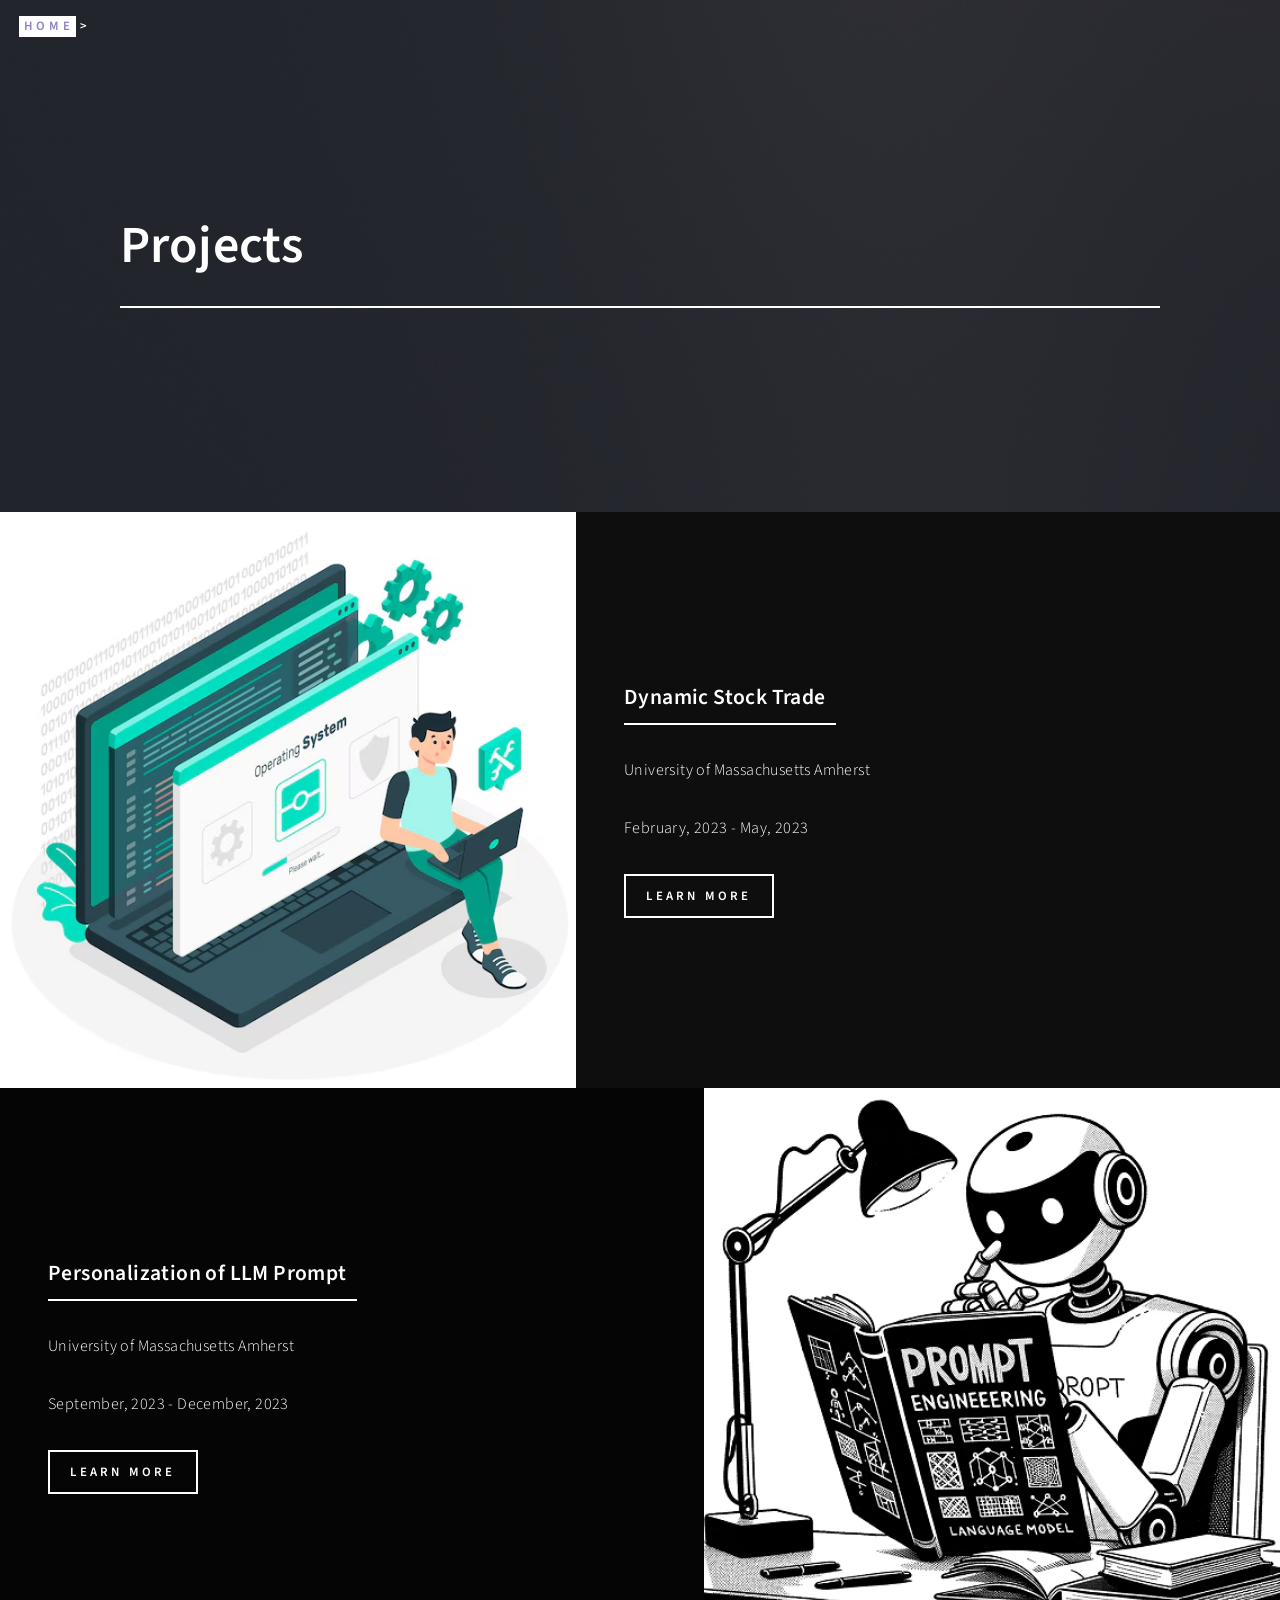
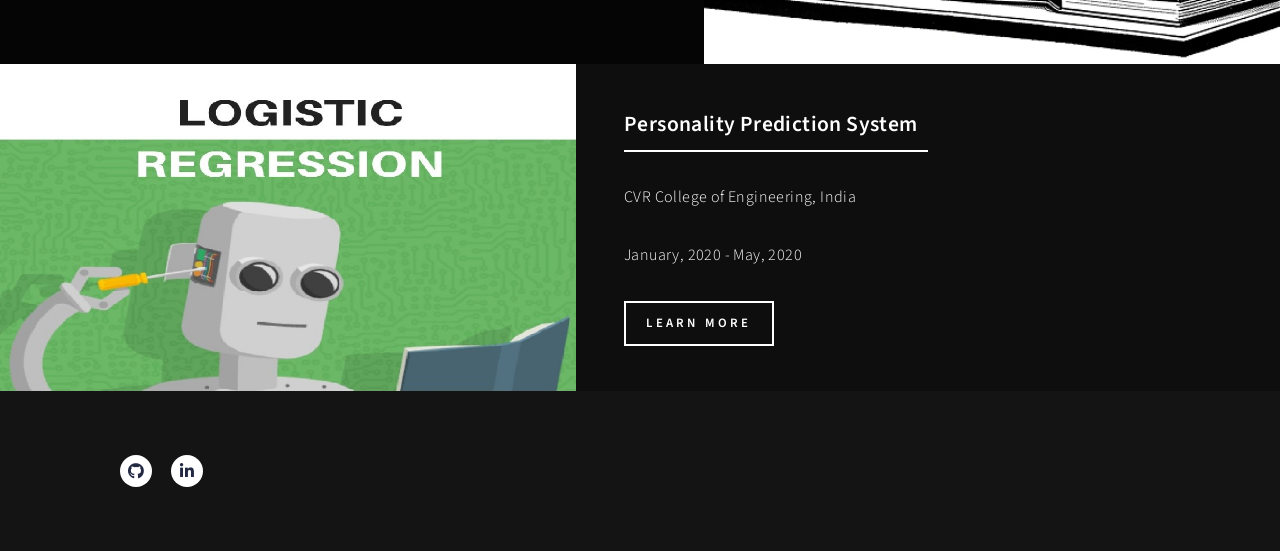
<file: project.html>
<!DOCTYPE HTML>
<!--
	Forty by HTML5 UP
	html5up.net | @ajlkn
	Free for personal and commercial use under the CCA 3.0 license (html5up.net/license)
-->
<html>
	<head>
		<title>Projects</title>
		<meta charset="utf-8" />
		<meta name="viewport" content="width=device-width, initial-scale=1, user-scalable=no" />
		<link rel="stylesheet" href="assets/css/main.css" />
		<noscript><link rel="stylesheet" href="assets/css/noscript.css" /></noscript>
	</head>
	<body class="is-preload">

		<!-- Wrapper -->
			<div id="wrapper">

				<!-- Header -->
				<!-- Note: The "styleN" class below should match that of the banner element. -->
					<header id="header" class="alt style2">
						<a href="index.html" class="logo"><strong>Home</strong>></a>
						<!-- <nav>
							<a href="#menu">Menu</a>
						</nav> -->
					</header>

				<!-- Menu -->
					<!-- <nav id="menu">
						<ul class="links">
							<li><a href="index.html">Home</a></li>
							<li><a href="landing.html">Landing</a></li>
							<li><a href="generic.html">Generic</a></li>
							<li><a href="elements.html">Elements</a></li>
						</ul>
						<ul class="actions stacked">
							<li><a href="#" class="button primary fit">Get Started</a></li>
							<li><a href="#" class="button fit">Log In</a></li>
						</ul>
					</nav> -->

				<!-- Banner -->
				<!-- Note: The "styleN" class below should match that of the header element. -->
					<section id="banner" class="style2">
						<div class="inner">
							<span class="image">
								<img src="images/pic07.jpg" alt="" />
							</span>
							<header class="major">
								<h1>Projects</h1>
							</header>
							<div class="content">
							</div>
						</div>
					</section>

				<!-- Main -->
					<div id="main">

						<!-- One -->
							<!-- <section id="one">
								<div class="inner">
									<header class="major">
										<h2>Sed amet aliquam</h2>
									</header>
									<p>Nullam et orci eu lorem consequat tincidunt vivamus et sagittis magna sed nunc rhoncus condimentum sem. In efficitur ligula tate urna. Maecenas massa vel lacinia pellentesque lorem ipsum dolor. Nullam et orci eu lorem consequat tincidunt. Vivamus et sagittis libero. Nullam et orci eu lorem consequat tincidunt vivamus et sagittis magna sed nunc rhoncus condimentum sem. In efficitur ligula tate urna.</p>
								</div>
							</section> -->

						<!-- Two -->
							<section id="two" class="spotlights">
								<section>
									<a href="stock.html" class="image">
										<img src="images/stock.avif" alt="" data-position="center center" />
									</a>
									<div class="content">
										<div class="inner">
											<header class="major">
												<h3>Dynamic Stock Trade</h3>
											</header>
											<p>
												University of Massachusetts Amherst
											</p>
											<p>
												February, 2023 - May, 2023
											</p>
											
											<ul class="actions">
												<li><a href="stock.html" class="button">Learn more</a></li>
											</ul>
										</div>
									</div>
								</section>
								<section>
									<a href="llm.html" class="image">
										<img src="images/pic09.png" alt="" data-position="top center" />
									</a>
									<div class="content">
										<div class="inner">
											<header class="major">
												<h3>Personalization of LLM Prompt</h3>
											</header>
											<p>
												University of Massachusetts Amherst
											</p>
											<p>
												September, 2023 - December, 2023
											</p>
											<ul class="actions">
												<li><a href="llm.html" class="button">Learn more</a></li>
											</ul>
										</div>
									</div>
								</section>
								<section>
									<a href="personality_pred.html" class="image">
										<img src="images/pic10.jpeg" alt="" data-position="25% 25%" />
									</a>
									<div class="content">
										<div class="inner">
											<header class="major">
												<h3>Personality Prediction System</h3>
											</header>
											<p>
												CVR College of Engineering, India
											</p>
											<p>
												January, 2020 - May, 2020
											</p>
											<ul class="actions">
												<li><a href="personality_pred.html" class="button">Learn more</a></li>
											</ul>
										</div>
									</div>
								</section>
								<!-- <section>
									<a href="greivance.html" class="image">
										<img src="images/pic12.png" alt="" data-position="25% 25%" />
									</a>
									<div class="content">
										<div class="inner">
											<header class="major">
												<h3>Grievance Redressal Portal</h3>
											</header>
											<p></p>
											<ul class="actions">
												<li><a href="greivance.html" class="button">Learn more</a></li>
											</ul>
										</div>
									</div>
								</section> -->
							</section>

						<!-- Three -->
							<!-- <section id="three">
								<div class="inner">
									<header class="major">
										<h2>Massa libero</h2>
									</header>
									<p>Nullam et orci eu lorem consequat tincidunt vivamus et sagittis libero. Mauris aliquet magna magna sed nunc rhoncus pharetra. Pellentesque condimentum sem. In efficitur ligula tate urna. Maecenas laoreet massa vel lacinia pellentesque lorem ipsum dolor. Nullam et orci eu lorem consequat tincidunt. Vivamus et sagittis libero. Mauris aliquet magna magna sed nunc rhoncus amet pharetra et feugiat tempus.</p>
									<ul class="actions">
										<li><a href="generic.html" class="button next">Get Started</a></li>
									</ul>
								</div>
							</section> -->

					</div>

				<!-- Contact
					<section id="contact">
						<div class="inner">
							<section>
								<form method="post" action="#">
									<div class="fields">
										<div class="field half">
											<label for="name">Name</label>
											<input type="text" name="name" id="name" />
										</div>
										<div class="field half">
											<label for="email">Email</label>
											<input type="text" name="email" id="email" />
										</div>
										<div class="field">
											<label for="message">Message</label>
											<textarea name="message" id="message" rows="6"></textarea>
										</div>
									</div>
									<ul class="actions">
										<li><input type="submit" value="Send Message" class="primary" /></li>
										<li><input type="reset" value="Clear" /></li>
									</ul>
								</form>
							</section>
							<section class="split">
								<section>
									<div class="contact-method">
										<span class="icon solid alt fa-envelope"></span>
										<h3>Email</h3>
										<a href="#">information@untitled.tld</a>
									</div>
								</section>
								<section>
									<div class="contact-method">
										<span class="icon solid alt fa-phone"></span>
										<h3>Phone</h3>
										<span>(000) 000-0000 x12387</span>
									</div>
								</section>
								<section>
									<div class="contact-method">
										<span class="icon solid alt fa-home"></span>
										<h3>Address</h3>
										<span>1234 Somewhere Road #5432<br />
										Nashville, TN 00000<br />
										United States of America</span>
									</div>
								</section>
							</section>
						</div>
					</section> -->

				<!-- Footer -->
					<footer id="footer">
						<div class="inner">
							<ul class="icons">
								<li><a href="https://github.com/vmalapaka" target="_blank" class="icon brands alt fa-github"><span class="label">GitHub</span></a></li>
								<li><a href="https://www.linkedin.com/in/venkata-samyukta-malapaka/" target="_blank" class="icon brands alt fa-linkedin-in"><span class="label">LinkedIn</span></a></li>
							</ul>
							<!-- <ul class="copyright">
								<li>&copy; Untitled</li><li>Design: <a href="https://html5up.net">HTML5 UP</a></li>
							</ul> -->
						</div>
					</footer>

			</div>

		<!-- Scripts -->
			<script src="assets/js/jquery.min.js"></script>
			<script src="assets/js/jquery.scrolly.min.js"></script>
			<script src="assets/js/jquery.scrollex.min.js"></script>
			<script src="assets/js/browser.min.js"></script>
			<script src="assets/js/breakpoints.min.js"></script>
			<script src="assets/js/util.js"></script>
			<script src="assets/js/main.js"></script>

	</body>
</html>
</file>
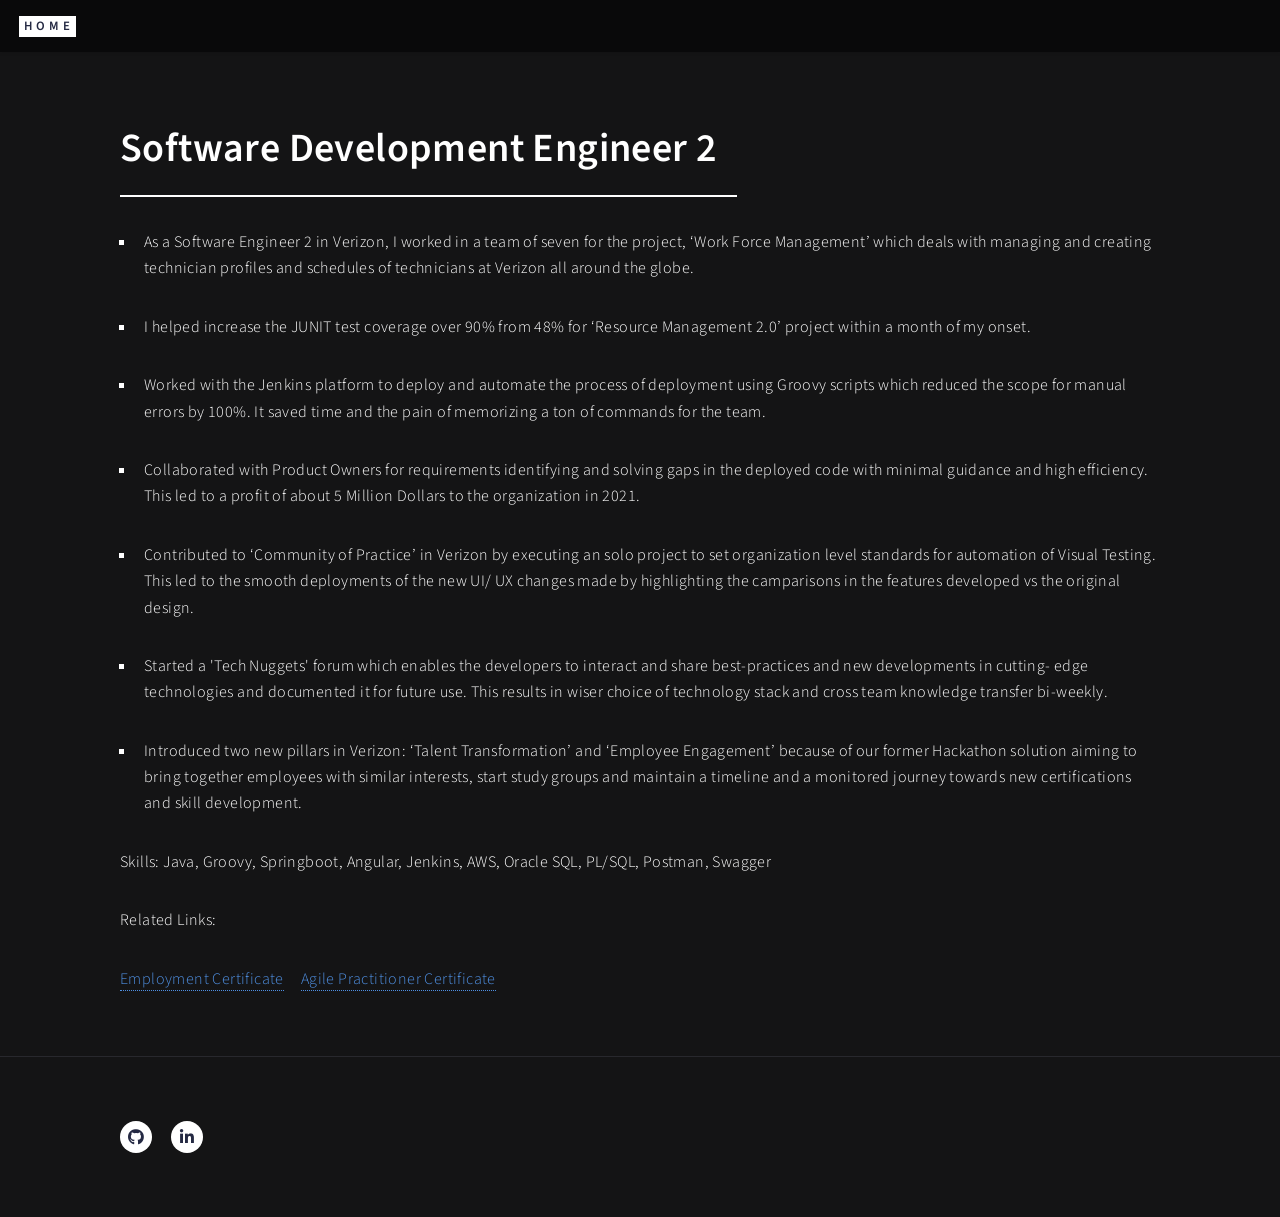
<file: sde2.html>
<!DOCTYPE HTML>
<!--
	Forty by HTML5 UP
	html5up.net | @ajlkn
	Free for personal and commercial use under the CCA 3.0 license (html5up.net/license)
-->
<html>
	<head>
		<title>Generic - Forty by HTML5 UP</title>
		<meta charset="utf-8" />
		<meta name="viewport" content="width=device-width, initial-scale=1, user-scalable=no" />
		<link rel="stylesheet" href="assets/css/main.css" />
		<noscript><link rel="stylesheet" href="assets/css/noscript.css" /></noscript>
	</head>
	<body class="is-preload">

		<!-- Wrapper -->
			<div id="wrapper">

				<!-- Header -->
					<header id="header">
						<a href="index.html" class="logo"><strong>Home</strong></a>
						<!-- <nav>
							<a href="#menu">Menu</a>
						</nav> -->
					</header>

				<!-- Menu -->
					<!-- <nav id="menu">
						<ul class="links">
							<li><a href="index.html">Home</a></li>
							<li><a href="landing.html">Landing</a></li>
							<li><a href="generic.html">Generic</a></li>
							<li><a href="elements.html">Elements</a></li>
						</ul>
						<ul class="actions stacked">
							<li><a href="#" class="button primary fit">Get Started</a></li>
							<li><a href="#" class="button fit">Log In</a></li>
						</ul>
					</nav> -->

				<!-- Main -->
					<div id="main" class="alt">

						<!-- One -->
							<section id="one">
								<div class="inner">
									<header class="major">
										<!-- <span class="image main"><img src="images/pic11.jpg" alt="" /></span> -->
										<h1>Software Development Engineer 2</h1>
									</header>
									<ul style="list-style-type:square;">
									<li><p>As a Software Engineer 2 in Verizon, I worked in a team of seven for the project, ‘Work Force Management’ which deals with managing and
										creating technician profiles and schedules of technicians at Verizon all around the globe.</li></p>
										<li><p> I helped increase the JUNIT test coverage over 90% from 48% for ‘Resource Management 2.0’ project within a month of my onset.
										</li></p>
										<li><p>  Worked with the Jenkins platform to deploy and automate the process of deployment using Groovy scripts which
										reduced the scope for manual errors by 100%. It saved time and the pain of memorizing a ton of commands for the team.</li></p>
										<li><p> Collaborated with Product Owners for requirements identifying and solving gaps in the deployed code with
										minimal guidance and high efficiency. This led to a profit of about 5 Million Dollars to the organization in 2021.</li></p>
										<li><p>Contributed to ‘Community of Practice’ in Verizon by executing an solo project to set organization level standards for automation of Visual Testing. 
										This led to the smooth deployments of the new UI/ UX changes made by highlighting the camparisons in the features developed vs the original design.</li></p>
										<li><p>Started a 'Tech Nuggets' forum which enables the developers to interact and share best-practices and new developments in cutting- edge
										technologies and documented it for future use. This results in wiser choice of technology stack and cross team knowledge transfer bi-weekly.</li></p>
										<li><p>Introduced two new pillars in Verizon: ‘Talent Transformation’ and ‘Employee Engagement’ because of our former
										Hackathon solution aiming to bring together employees with similar interests, start study groups and
										maintain a timeline and a monitored journey towards new certifications and skill development.</li></p>
									</ul>
									
									<p> Skills: Java, Groovy, Springboot, Angular, Jenkins, AWS, Oracle SQL, PL/SQL, Postman, Swagger </p>
									<p> Related Links: </p>
									<p style="color:rgb(79, 144, 227);"> 
										<a href="https://drive.google.com/file/d/1iFH81hWH3tKW4fUsyosq8ngt2Jt16PkH/view" target="_blank">Employment Certificate</a>
										&nbsp; &nbsp; 
										<a href="https://drive.google.com/file/d/1lXLw9Qzs15LBPI1Lv0RAsBJuDhCRfIQ4/view" target="_blank">Agile Practitioner Certificate</a>
									</p>
								</div>
							</section>

					</div>

				<!-- Contact -->
					<!-- <section id="contact">
						<div class="inner">
							<section>
								<form method="post" action="#">
									<div class="fields">
										<div class="field half">
											<label for="name">Name</label>
											<input type="text" name="name" id="name" />
										</div>
										<div class="field half">
											<label for="email">Email</label>
											<input type="text" name="email" id="email" />
										</div>
										<div class="field">
											<label for="message">Message</label>
											<textarea name="message" id="message" rows="6"></textarea>
										</div>
									</div>
									<ul class="actions">
										<li><input type="submit" value="Send Message" class="primary" /></li>
										<li><input type="reset" value="Clear" /></li>
									</ul>
								</form>
							</section>
							<section class="split">
								<section>
									<div class="contact-method">
										<span class="icon solid alt fa-envelope"></span>
										<h3>Email</h3>
										<a href="#">information@untitled.tld</a>
									</div>
								</section>
								<section>
									<div class="contact-method">
										<span class="icon solid alt fa-phone"></span>
										<h3>Phone</h3>
										<span>(000) 000-0000 x12387</span>
									</div>
								</section>
								<section>
									<div class="contact-method">
										<span class="icon solid alt fa-home"></span>
										<h3>Address</h3>
										<span>1234 Somewhere Road #5432<br />
										Nashville, TN 00000<br />
										United States of America</span>
									</div>
								</section>
							</section>
						</div>
					</section> -->

				<!-- Footer -->
					<footer id="footer">
						<div class="inner">
							<ul class="icons">
								<li><a href="https://github.com/vmalapaka" target="_blank" class="icon brands alt fa-github"><span class="label">GitHub</span></a></li>
								<li><a href="https://www.linkedin.com/in/venkata-samyukta-malapaka/" target="_blank" class="icon brands alt fa-linkedin-in"><span class="label">LinkedIn</span></a></li>
							</ul>
							<!-- <ul class="copyright">
								<li>&copy; Untitled</li><li>Design: <a href="https://html5up.net">HTML5 UP</a></li>
							</ul> -->
						</div>
					</footer>

			</div>

		<!-- Scripts -->
			<script src="assets/js/jquery.min.js"></script>
			<script src="assets/js/jquery.scrolly.min.js"></script>
			<script src="assets/js/jquery.scrollex.min.js"></script>
			<script src="assets/js/browser.min.js"></script>
			<script src="assets/js/breakpoints.min.js"></script>
			<script src="assets/js/util.js"></script>
			<script src="assets/js/main.js"></script>

	</body>
</html>
</file>
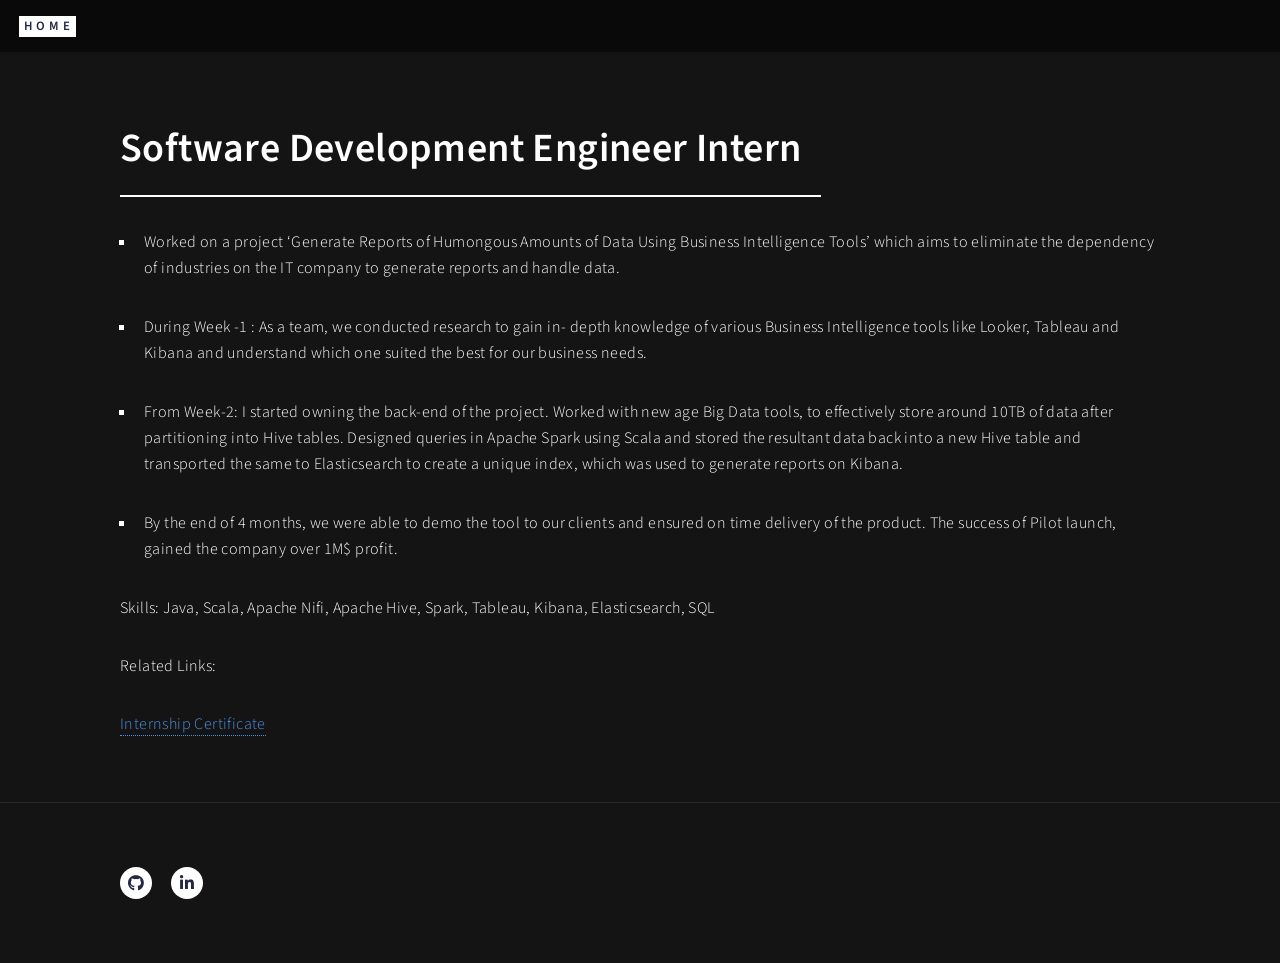
<file: sde_intern.html>
<!DOCTYPE HTML>
<!--
	Forty by HTML5 UP
	html5up.net | @ajlkn
	Free for personal and commercial use under the CCA 3.0 license (html5up.net/license)
-->
<html>
	<head>
		<title>Generic - Forty by HTML5 UP</title>
		<meta charset="utf-8" />
		<meta name="viewport" content="width=device-width, initial-scale=1, user-scalable=no" />
		<link rel="stylesheet" href="assets/css/main.css" />
		<noscript><link rel="stylesheet" href="assets/css/noscript.css" /></noscript>
	</head>
	<body class="is-preload">

		<!-- Wrapper -->
			<div id="wrapper">

				<!-- Header -->
					<header id="header">
						<a href="index.html" class="logo"><strong>Home</strong></a>
						<!-- <nav>
							<a href="#menu">Menu</a>
						</nav> -->
					</header>

				<!-- Menu -->
					<!-- <nav id="menu">
						<ul class="links">
							<li><a href="index.html">Home</a></li>
							<li><a href="landing.html">Landing</a></li>
							<li><a href="generic.html">Generic</a></li>
							<li><a href="elements.html">Elements</a></li>
						</ul>
						<ul class="actions stacked">
							<li><a href="#" class="button primary fit">Get Started</a></li>
							<li><a href="#" class="button fit">Log In</a></li>
						</ul>
					</nav> -->

				<!-- Main -->
					<div id="main" class="alt">

						<!-- One -->
							<section id="one">
								<div class="inner">
									<header class="major">
										<h1>Software Development Engineer Intern</h1>
									</header>
									<ul style="list-style-type:square;">
									<!-- <span class="image main"><img src="images/intern.png" alt="" /></span> -->
									<li><p>
										Worked on a project ‘Generate Reports of Humongous Amounts of Data Using Business Intelligence Tools’ which
										aims to eliminate the dependency of industries on the IT company to generate reports and handle data.</p> </li>
										<li><p>During Week -1 : As a team, we conducted research to gain in- depth knowledge of various Business Intelligence tools like Looker, Tableau and Kibana and understand which one suited the best for our business needs.</p></li>
										
										<li><p>From Week-2: I started owning the back-end of the project. Worked with new age Big Data tools, to effectively store around 10TB of data after partitioning into Hive tables. Designed queries in Apache Spark using Scala and stored the resultant data back into a new Hive table and transported the same to
										Elasticsearch to create a unique index, which was used to generate reports on Kibana. </p></li>

										<li><p> By the end of 4 months, we were able to demo the tool to our clients and ensured on time delivery of the product. The success of Pilot launch, gained the company over 1M$ profit.</p></li>
									</ul>	
									</p>
									<p> Skills: Java, Scala, Apache Nifi, Apache Hive, Spark, Tableau, Kibana, Elasticsearch, SQL </p>
									<p> Related Links: </p>
									<p style="color:rgb(79, 144, 227);"> 
										<a href="https://drive.google.com/file/d/1wU0sWr06S0RAX7sxvigyPLJjJTZT8pHW/view" target="_blank">Internship Certificate</a>
										
									</p>
								</div>
							</section>

					</div>

				<!-- Contact -->
					<!-- <section id="contact">
						<div class="inner">
							<section>
								<form method="post" action="#">
									<div class="fields">
										<div class="field half">
											<label for="name">Name</label>
											<input type="text" name="name" id="name" />
										</div>
										<div class="field half">
											<label for="email">Email</label>
											<input type="text" name="email" id="email" />
										</div>
										<div class="field">
											<label for="message">Message</label>
											<textarea name="message" id="message" rows="6"></textarea>
										</div>
									</div>
									<ul class="actions">
										<li><input type="submit" value="Send Message" class="primary" /></li>
										<li><input type="reset" value="Clear" /></li>
									</ul>
								</form>
							</section>
							<section class="split">
								<section>
									<div class="contact-method">
										<span class="icon solid alt fa-envelope"></span>
										<h3>Email</h3>
										<a href="#">information@untitled.tld</a>
									</div>
								</section>
								<section>
									<div class="contact-method">
										<span class="icon solid alt fa-phone"></span>
										<h3>Phone</h3>
										<span>(000) 000-0000 x12387</span>
									</div>
								</section>
								<section>
									<div class="contact-method">
										<span class="icon solid alt fa-home"></span>
										<h3>Address</h3>
										<span>1234 Somewhere Road #5432<br />
										Nashville, TN 00000<br />
										United States of America</span>
									</div>
								</section>
							</section>
						</div>
					</section> -->

				<!-- Footer -->
					<footer id="footer">
						<div class="inner">
							<ul class="icons">
								<li><a href="https://github.com/vmalapaka" target="_blank" class="icon brands alt fa-github"><span class="label">GitHub</span></a></li>
								<li><a href="https://www.linkedin.com/in/venkata-samyukta-malapaka/" target="_blank" class="icon brands alt fa-linkedin-in"><span class="label">LinkedIn</span></a></li>
							</ul>
							<!-- <ul class="copyright">
								<li>&copy; Untitled</li><li>Design: <a href="https://html5up.net">HTML5 UP</a></li>
							</ul> -->
						</div>
					</footer>

			</div>

		<!-- Scripts -->
			<script src="assets/js/jquery.min.js"></script>
			<script src="assets/js/jquery.scrolly.min.js"></script>
			<script src="assets/js/jquery.scrollex.min.js"></script>
			<script src="assets/js/browser.min.js"></script>
			<script src="assets/js/breakpoints.min.js"></script>
			<script src="assets/js/util.js"></script>
			<script src="assets/js/main.js"></script>

	</body>
</html>
</file>
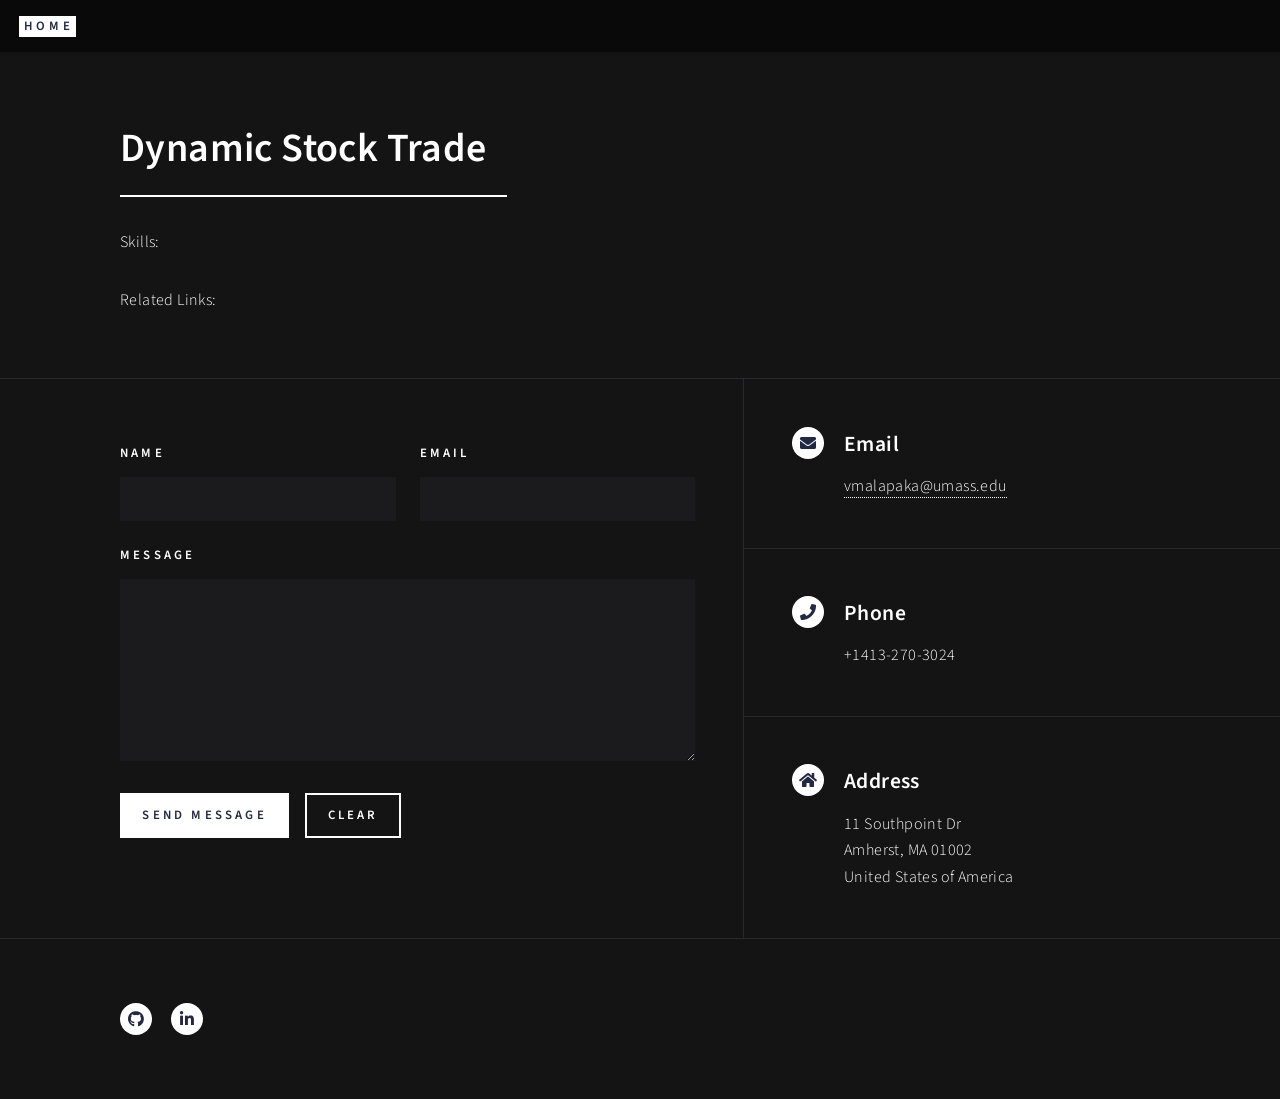
<file: stock.html>
<!DOCTYPE HTML>
<!--
	Forty by HTML5 UP
	html5up.net | @ajlkn
	Free for personal and commercial use under the CCA 3.0 license (html5up.net/license)
-->
<html>
	<head>
		<title>Generic - Forty by HTML5 UP</title>
		<meta charset="utf-8" />
		<meta name="viewport" content="width=device-width, initial-scale=1, user-scalable=no" />
		<link rel="stylesheet" href="assets/css/main.css" />
		<noscript><link rel="stylesheet" href="assets/css/noscript.css" /></noscript>
	</head>
	<body class="is-preload">

		<!-- Wrapper -->
			<div id="wrapper">

				<!-- Header -->
					<header id="header">
						<a href="index.html" class="logo"><strong>Home</strong> </a>
						<!-- <nav>
							<a href="#menu">Menu</a>
						</nav> -->
					</header>

				<!-- Menu -->
					<!-- <nav id="menu">
						<ul class="links">
							<li><a href="index.html">Home</a></li>
							<li><a href="landing.html">Landing</a></li>
							<li><a href="generic.html">Generic</a></li>
							<li><a href="elements.html">Elements</a></li>
						</ul>
						<ul class="actions stacked">
							<li><a href="#" class="button primary fit">Get Started</a></li>
							<li><a href="#" class="button fit">Log In</a></li>
						</ul>
					</nav> -->

				<!-- Main -->
					<div id="main" class="alt">

						<!-- One -->
							<section id="one">
								<div class="inner">
									<header class="major">
										<h1>Dynamic Stock Trade</h1>
									</header>
									<!-- <span class="image main"><img src="images/pic11.jpg" alt="" /></span> -->
									<p></p>
									<p>Skills:</p>
									<p>Related Links:</p>
								</div>
							</section>

					</div>

				<!-- Contact -->
					<section id="contact">
						<div class="inner">
							<section>
								<form method="post" action="#">
									<div class="fields">
										<div class="field half">
											<label for="name">Name</label>
											<input type="text" name="name" id="name" />
										</div>
										<div class="field half">
											<label for="email">Email</label>
											<input type="text" name="email" id="email" />
										</div>
										<div class="field">
											<label for="message">Message</label>
											<textarea name="message" id="message" rows="6"></textarea>
										</div>
									</div>
									<ul class="actions">
										<li><input type="submit" value="Send Message" class="primary" /></li>
										<li><input type="reset" value="Clear" /></li>
									</ul>
								</form>
							</section>
							<section class="split">
								<section>
									<div class="contact-method">
										<span class="icon solid alt fa-envelope"></span>
										<h3>Email</h3>
										<a href="#">vmalapaka@umass.edu</a>
									</div>
								</section>
								<section>
									<div class="contact-method">
										<span class="icon solid alt fa-phone"></span>
										<h3>Phone</h3>
										<span>+1413-270-3024</span>
									</div>
								</section>
								<section>
									<div class="contact-method">
										<span class="icon solid alt fa-home"></span>
										<h3>Address</h3>
										<span>11 Southpoint Dr<br />
										Amherst, MA 01002<br />
										United States of America</span>
									</div>
								</section>
							</section>
						</div>
					</section>

				<!-- Footer -->
					<footer id="footer">
						<div class="inner">
							<ul class="icons">
								<li><a href="https://github.com/vmalapaka" target="_blank" class="icon brands alt fa-github"><span class="label">GitHub</span></a></li>
								<li><a href="https://www.linkedin.com/in/venkata-samyukta-malapaka/" target="_blank" class="icon brands alt fa-linkedin-in"><span class="label">LinkedIn</span></a></li>
							</ul>
							<!-- <ul class="copyright">
								<li>&copy; Untitled</li><li>Design: <a href="https://html5up.net">HTML5 UP</a></li>
							</ul> -->
						</div>
					</footer>

			</div>

		<!-- Scripts -->
			<script src="assets/js/jquery.min.js"></script>
			<script src="assets/js/jquery.scrolly.min.js"></script>
			<script src="assets/js/jquery.scrollex.min.js"></script>
			<script src="assets/js/browser.min.js"></script>
			<script src="assets/js/breakpoints.min.js"></script>
			<script src="assets/js/util.js"></script>
			<script src="assets/js/main.js"></script>

	</body>
</html>
</file>
<file: styles.css>
:root {
    --ink: #171717;
    --ink-soft: #4f4f4f;
    --muted: #77736c;
    --paper: #fbfaf7;
    --warm: #f2efe8;
    --white: #ffffff;
    --line: #d8d5ce;
    --line-dark: #2a2a2a;
    --max-width: 1180px;
    --serif: 'Libre Baskerville', Georgia, serif;
    --sans: 'Inter', -apple-system, BlinkMacSystemFont, 'Segoe UI', sans-serif;
}

* {
    box-sizing: border-box;
    margin: 0;
    padding: 0;
}

html {
    scroll-behavior: smooth;
}

body {
    background: var(--paper);
    color: var(--ink);
    font-family: var(--sans);
    line-height: 1.6;
}

img {
    display: block;
    max-width: 100%;
}

a {
    color: inherit;
}

.container {
    max-width: var(--max-width);
    margin: 0 auto;
    padding: 0 24px;
}

.site-header {
    position: sticky;
    top: 0;
    z-index: 20;
    background: rgba(251, 250, 247, 0.92);
    border-bottom: 1px solid var(--line);
    backdrop-filter: blur(18px);
}

.site-header.is-scrolled {
    box-shadow: 0 8px 30px rgba(23, 23, 23, 0.06);
}

.nav {
    display: flex;
    align-items: center;
    justify-content: space-between;
    min-height: 74px;
}

.brand {
    font-family: var(--serif);
    font-size: 1.05rem;
    text-decoration: none;
}

.nav-menu {
    display: flex;
    align-items: center;
    gap: 28px;
    list-style: none;
}

.nav-menu a {
    color: var(--ink-soft);
    font-size: 0.75rem;
    font-weight: 700;
    letter-spacing: 0.12em;
    text-decoration: none;
    text-transform: uppercase;
}

.nav-menu a:hover,
.nav-menu a.active {
    color: var(--ink);
}

.nav-toggle {
    display: none;
    width: 42px;
    height: 42px;
    border: 1px solid var(--line);
    background: transparent;
    cursor: pointer;
}

.nav-toggle span {
    display: block;
    width: 18px;
    height: 1px;
    margin: 6px auto;
    background: var(--ink);
}

.hero {
    padding: 92px 0 54px;
}

.hero-grid {
    display: grid;
    grid-template-columns: minmax(0, 1.15fr) minmax(280px, 0.75fr);
    gap: 64px;
    align-items: center;
}

.eyebrow,
.section-kicker,
.resource-type {
    color: var(--muted);
    font-size: 0.72rem;
    font-weight: 800;
    letter-spacing: 0.18em;
    margin-bottom: 16px;
    text-transform: uppercase;
}

h1,
h2 {
    font-family: var(--serif);
    font-weight: 700;
    letter-spacing: -0.04em;
    line-height: 1.08;
}

h1 {
    font-size: clamp(3rem, 7vw, 5.8rem);
    max-width: 880px;
}

h2 {
    font-size: clamp(2rem, 4vw, 3.6rem);
}

h3 {
    font-size: 1.25rem;
    line-height: 1.25;
}

.hero-description {
    color: var(--ink-soft);
    font-size: 1.08rem;
    line-height: 1.85;
    margin-top: 24px;
    max-width: 680px;
}

.hero-actions {
    display: flex;
    flex-wrap: wrap;
    gap: 12px;
    margin-top: 32px;
}

.button {
    border: 1px solid var(--ink);
    display: inline-flex;
    align-items: center;
    justify-content: center;
    min-height: 46px;
    padding: 0 22px;
    font-size: 0.8rem;
    font-weight: 800;
    letter-spacing: 0.08em;
    text-decoration: none;
    text-transform: uppercase;
    transition: background 180ms ease, color 180ms ease, transform 180ms ease;
}

.button:hover {
    transform: translateY(-2px);
}

.button-primary {
    background: var(--ink);
    color: var(--white);
}

.button-secondary {
    background: transparent;
    color: var(--ink);
}

.portrait-card {
    background: var(--warm);
    border: 1px solid var(--line);
    padding: 18px;
}

.portrait {
    aspect-ratio: 4 / 5;
    height: min(520px, 70vh);
    object-fit: cover;
    object-position: center top;
    width: 100%;
}

.logo-section {
    background: var(--white);
    border-bottom: 1px solid var(--line);
    border-top: 1px solid var(--line);
    padding: 40px 0;
}

.logo-grid {
    display: grid;
    grid-template-columns: repeat(4, 1fr);
    gap: 12px;
}

.logo-tile {
    align-items: center;
    background: var(--white);
    border: 1px solid var(--line);
    display: flex;
    justify-content: center;
    min-height: 104px;
    padding: 20px;
    transition: border-color 180ms ease, transform 180ms ease;
}

.logo-tile:hover {
    border-color: var(--ink);
    transform: translateY(-2px);
}

.logo-tile img {
    filter: grayscale(0.08);
    max-height: 56px;
    object-fit: contain;
    width: 100%;
}

.logo-tile:nth-child(1) img {
    max-height: 44px;
}

.logo-tile:nth-child(2) img {
    max-height: 76px;
}

.logo-tile:nth-child(3) img {
    max-height: 42px;
}

.logo-tile:nth-child(4) img {
    max-height: 64px;
    max-width: 72%;
}

.section {
    padding: 88px 0;
}

.two-column,
.contact-grid {
    display: grid;
    grid-template-columns: minmax(260px, 0.75fr) minmax(0, 1fr);
    gap: 72px;
}

.prose p {
    color: var(--ink-soft);
    font-size: 1.02rem;
    line-height: 1.85;
    margin-bottom: 20px;
}

.stats-grid {
    display: grid;
    grid-template-columns: repeat(4, 1fr);
    gap: 1px;
    margin-top: 34px;
    background: var(--line);
    border: 1px solid var(--line);
}

.stats-grid div {
    background: var(--white);
    padding: 20px;
}

.stats-grid strong {
    display: block;
    font-family: var(--serif);
    font-size: 1.9rem;
    line-height: 1;
}

.stats-grid span {
    color: var(--muted);
    display: block;
    font-size: 0.78rem;
    margin-top: 8px;
}

.timeline-section,
.credentials-section {
    background: var(--warm);
    border-bottom: 1px solid var(--line);
    border-top: 1px solid var(--line);
}

.section-heading {
    margin-bottom: 34px;
    max-width: 760px;
}

.split-heading {
    align-items: end;
    display: flex;
    justify-content: space-between;
    max-width: none;
}

.timeline {
    background: var(--white);
    border: 1px solid var(--line);
}

.timeline-item {
    display: grid;
    grid-template-columns: 190px minmax(0, 1fr);
    gap: 32px;
    padding: 28px;
}

.timeline-item + .timeline-item {
    border-top: 1px solid var(--line);
}

.timeline-item time {
    color: var(--muted);
    font-size: 0.82rem;
    font-weight: 800;
    letter-spacing: 0.08em;
    text-transform: uppercase;
}

.timeline-item p {
    color: var(--ink-soft);
    margin-top: 10px;
}

.company {
    color: var(--ink) !important;
    font-weight: 800;
    margin-top: 6px !important;
}

.tag-list {
    display: flex;
    flex-wrap: wrap;
    gap: 8px;
    list-style: none;
    margin-top: 18px;
}

.tag-list li {
    border: 1px solid var(--line);
    color: var(--ink-soft);
    font-size: 0.74rem;
    font-weight: 700;
    padding: 6px 10px;
}

.resource-grid,
.skills-grid {
    display: grid;
    grid-template-columns: repeat(2, 1fr);
    gap: 14px;
}

.resource-card,
.skill-block {
    background: var(--white);
    border: 1px solid var(--line);
    min-height: 230px;
    padding: 26px;
}

.featured-resource {
    background: var(--ink);
    color: var(--white);
}

.featured-resource p,
.featured-resource .resource-type {
    color: #d6d2c8;
}

.resource-card p:not(.resource-type) {
    color: var(--ink-soft);
    margin: 14px 0 24px;
}

.resource-card a,
.text-link,
.muted-link {
    color: var(--ink);
    font-size: 0.78rem;
    font-weight: 800;
    letter-spacing: 0.08em;
    text-decoration: none;
    text-transform: uppercase;
}

.featured-resource a {
    color: var(--white);
}

.resource-card a:hover,
.text-link:hover,
.contact-links a:hover {
    text-decoration: underline;
    text-underline-offset: 4px;
}

.credential-list {
    display: grid;
    gap: 12px;
}

.credential-list a {
    background: var(--white);
    border: 1px solid var(--line);
    display: block;
    padding: 22px;
    text-decoration: none;
}

.credential-list span,
.contact-links span {
    color: var(--muted);
    display: block;
    font-size: 0.75rem;
    font-weight: 800;
    letter-spacing: 0.12em;
    margin-bottom: 6px;
    text-transform: uppercase;
}

.skill-block {
    min-height: 170px;
}

.skill-block p {
    color: var(--ink-soft);
    margin-top: 12px;
}

.contact-section {
    background: var(--ink);
    color: var(--white);
    padding: 88px 0;
}

.contact-section .section-kicker,
.contact-section p {
    color: #bbb6ad;
}

.contact-links {
    display: grid;
    gap: 18px;
}

.contact-links a {
    border-bottom: 1px solid rgba(255, 255, 255, 0.22);
    padding-bottom: 18px;
    text-decoration: none;
    word-break: break-word;
}

.footer {
    background: var(--ink);
    border-top: 1px solid rgba(255, 255, 255, 0.12);
    color: #bbb6ad;
    padding: 28px 0;
}

.footer-content {
    align-items: center;
    display: flex;
    justify-content: space-between;
    gap: 20px;
}

.footer a {
    color: var(--white);
    text-decoration: none;
}

@media (max-width: 900px) {
    .hero-grid,
    .two-column,
    .contact-grid {
        grid-template-columns: 1fr;
        gap: 40px;
    }

    .portrait {
        height: auto;
    }

    .logo-grid,
    .stats-grid {
        grid-template-columns: repeat(2, 1fr);
    }

    .split-heading {
        align-items: flex-start;
        flex-direction: column;
        gap: 18px;
    }

    .timeline-item {
        grid-template-columns: 1fr;
        gap: 12px;
    }
}

@media (max-width: 720px) {
    .nav-toggle {
        display: block;
    }

    .nav-menu {
        background: var(--paper);
        border-bottom: 1px solid var(--line);
        border-top: 1px solid var(--line);
        display: none;
        flex-direction: column;
        gap: 18px;
        left: 0;
        padding: 22px 24px;
        position: absolute;
        right: 0;
        top: 74px;
    }

    .nav-menu.is-open {
        display: flex;
    }

    .hero {
        padding-top: 58px;
    }

    .logo-grid,
    .resource-grid,
    .skills-grid,
    .stats-grid {
        grid-template-columns: 1fr;
    }

    .section,
    .contact-section {
        padding: 64px 0;
    }

    .footer-content {
        align-items: flex-start;
        flex-direction: column;
    }
}
</file>
<file: assets/css/noscript.css>
/*
	Forty by HTML5 UP
	html5up.net | @ajlkn
	Free for personal and commercial use under the CCA 3.0 license (html5up.net/license)
*/

/* Banner */

	body.is-preload #banner:after {
		opacity: 0.85;
	}

	body.is-preload #banner > .inner {
		-moz-filter: none;
		-webkit-filter: none;
		-ms-filter: none;
		filter: none;
		-moz-transform: none;
		-webkit-transform: none;
		-ms-transform: none;
		transform: none;
		opacity: 1;
	}
</file>
<file: assets/css/main.css>
@import url(fontawesome-all.min.css);
@import url("https://fonts.googleapis.com/css?family=Source+Sans+Pro:300,300italic,600,600italic");

/*
	Forty by HTML5 UP
	html5up.net | @ajlkn
	Free for personal and commercial use under the CCA 3.0 license (html5up.net/license)
*/

html, body, div, span, applet, object,
iframe, h1, h2, h3, h4, h5, h6, p, blockquote,
pre, a, abbr, acronym, address, big, cite,
code, del, dfn, em, img, ins, kbd, q, s, samp,
small, strike, strong, sub, sup, tt, var, b,
u, i, center, dl, dt, dd, ol, ul, li, fieldset,
form, label, legend, table, caption, tbody,
tfoot, thead, tr, th, td, article, aside,
canvas, details, embed, figure, figcaption,
footer, header, hgroup, menu, nav, output, ruby,
section, summary, time, mark, audio, video {
	margin: 0;
	padding: 0;
	border: 0;
	font-size: 100%;
	font: inherit;
	vertical-align: baseline;}

article, aside, details, figcaption, figure,
footer, header, hgroup, menu, nav, section {
	display: block;}

body {
	line-height: 1;
}

ol, ul {
	list-style: none;
}

blockquote, q {
	quotes: none;
}

	blockquote:before, blockquote:after, q:before, q:after {
		content: '';
		content: none;
	}

table {
	border-collapse: collapse;
	border-spacing: 0;
}

body {
	-webkit-text-size-adjust: none;
}

mark {
	background-color: transparent;
	color: inherit;
}

input::-moz-focus-inner {
	border: 0;
	padding: 0;
}

input, select, textarea {
	-moz-appearance: none;
	-webkit-appearance: none;
	-ms-appearance: none;
	appearance: none;
}

/* Basic */

	@-ms-viewport {
		width: device-width;
	}

	body {
		-ms-overflow-style: scrollbar;
	}

	@media screen and (max-width: 480px) {

		html, body {
			min-width: 320px;
		}

	}

	html {
		box-sizing: border-box;
	}

	*, *:before, *:after {
		box-sizing: inherit;
	}

	body {
		background: #141415;
	}

		body.is-preload *, body.is-preload *:before, body.is-preload *:after {
			-moz-animation: none !important;
			-webkit-animation: none !important;
			-ms-animation: none !important;
			animation: none !important;
			-moz-transition: none !important;
			-webkit-transition: none !important;
			-ms-transition: none !important;
			transition: none !important;
		}

/* Type */

	body, input, select, textarea {
		color: #ffffff;
		font-family: "Source Sans Pro", Helvetica, sans-serif;
		font-size: 17pt;
		font-weight: 300;
		letter-spacing: 0.025em;
		line-height: 1.65;
	}

		@media screen and (max-width: 1680px) {

			body, input, select, textarea {
				font-size: 14pt;
			}

		}

		@media screen and (max-width: 1280px) {

			body, input, select, textarea {
				font-size: 12pt;
			}

		}

		@media screen and (max-width: 360px) {

			body, input, select, textarea {
				font-size: 11pt;
			}

		}

	a {
		-moz-transition: color 0.2s ease-in-out, border-bottom-color 0.2s ease-in-out;
		-webkit-transition: color 0.2s ease-in-out, border-bottom-color 0.2s ease-in-out;
		-ms-transition: color 0.2s ease-in-out, border-bottom-color 0.2s ease-in-out;
		transition: color 0.2s ease-in-out, border-bottom-color 0.2s ease-in-out;
		border-bottom: dotted 1px;
		color: inherit;
		text-decoration: none;
	}

		a:hover {
			border-bottom-color: transparent;
			color: #9bf1ff !important;
		}

		a:active {
			color: #53e3fb !important;
		}

	strong, b {
		color: #ffffff;
		font-weight: 600;
	}

	em, i {
		font-style: italic;
	}

	p {
		margin: 0 0 2em 0;
	}

	h1, h2, h3, h4, h5, h6 {
		color: #ffffff;
		font-weight: 600;
		line-height: 1.65;
		margin: 0 0 1em 0;
	}

		h1 a, h2 a, h3 a, h4 a, h5 a, h6 a {
			color: inherit;
			border-bottom: 0;
		}

	h1 {
		font-size: 2.5em;
	}

	h2 {
		font-size: 1.75em;
	}

	h3 {
		font-size: 1.35em;
	}

	h4 {
		font-size: 1.1em;
	}

	h5 {
		font-size: 0.9em;
	}

	h6 {
		font-size: 0.7em;
	}

	@media screen and (max-width: 736px) {

		h1 {
			font-size: 2em;
		}

		h2 {
			font-size: 1.5em;
		}

		h3 {
			font-size: 1.25em;
		}

	}

	sub {
		font-size: 0.8em;
		position: relative;
		top: 0.5em;
	}

	sup {
		font-size: 0.8em;
		position: relative;
		top: -0.5em;
	}

	blockquote {
		border-left: solid 4px rgba(212, 212, 255, 0.1);
		font-style: italic;
		margin: 0 0 2em 0;
		padding: 0.5em 0 0.5em 2em;
	}

	code {
		background: rgba(212, 212, 255, 0.035);
		font-family: "Courier New", monospace;
		font-size: 0.9em;
		margin: 0 0.25em;
		padding: 0.25em 0.65em;
	}

	pre {
		-webkit-overflow-scrolling: touch;
		font-family: "Courier New", monospace;
		font-size: 0.9em;
		margin: 0 0 2em 0;
	}

		pre code {
			display: block;
			line-height: 1.75;
			padding: 1em 1.5em;
			overflow-x: auto;
		}

	hr {
		border: 0;
		border-bottom: solid 1px rgba(212, 212, 255, 0.1);
		margin: 2em 0;
	}

		hr.major {
			margin: 3em 0;
		}

	.align-left {
		text-align: left;
	}

	.align-center {
		text-align: center;
	}

	.align-right {
		text-align: right;
	}

/* Row */

	.row {
		display: flex;
		flex-wrap: wrap;
		box-sizing: border-box;
		align-items: stretch;
	}

		.row > * {
			box-sizing: border-box;
		}

		.row.gtr-uniform > * > :last-child {
			margin-bottom: 0;
		}

		.row.aln-left {
			justify-content: flex-start;
		}

		.row.aln-center {
			justify-content: center;
		}

		.row.aln-right {
			justify-content: flex-end;
		}

		.row.aln-top {
			align-items: flex-start;
		}

		.row.aln-middle {
			align-items: center;
		}

		.row.aln-bottom {
			align-items: flex-end;
		}

		.row > .imp {
			order: -1;
		}

		.row > .col-1 {
			width: 8.33333%;
		}

		.row > .off-1 {
			margin-left: 8.33333%;
		}

		.row > .col-2 {
			width: 16.66667%;
		}

		.row > .off-2 {
			margin-left: 16.66667%;
		}

		.row > .col-3 {
			width: 25%;
		}

		.row > .off-3 {
			margin-left: 25%;
		}

		.row > .col-4 {
			width: 33.33333%;
		}

		.row > .off-4 {
			margin-left: 33.33333%;
		}

		.row > .col-5 {
			width: 41.66667%;
		}

		.row > .off-5 {
			margin-left: 41.66667%;
		}

		.row > .col-6 {
			width: 50%;
		}

		.row > .off-6 {
			margin-left: 50%;
		}

		.row > .col-7 {
			width: 58.33333%;
		}

		.row > .off-7 {
			margin-left: 58.33333%;
		}

		.row > .col-8 {
			width: 66.66667%;
		}

		.row > .off-8 {
			margin-left: 66.66667%;
		}

		.row > .col-9 {
			width: 75%;
		}

		.row > .off-9 {
			margin-left: 75%;
		}

		.row > .col-10 {
			width: 83.33333%;
		}

		.row > .off-10 {
			margin-left: 83.33333%;
		}

		.row > .col-11 {
			width: 91.66667%;
		}

		.row > .off-11 {
			margin-left: 91.66667%;
		}

		.row > .col-12 {
			width: 100%;
		}

		.row > .off-12 {
			margin-left: 100%;
		}

		.row.gtr-0 {
			margin-top: 0;
			margin-left: 0em;
		}

			.row.gtr-0 > * {
				padding: 0 0 0 0em;
			}

			.row.gtr-0.gtr-uniform {
				margin-top: 0em;
			}

				.row.gtr-0.gtr-uniform > * {
					padding-top: 0em;
				}

		.row.gtr-25 {
			margin-top: 0;
			margin-left: -0.5em;
		}

			.row.gtr-25 > * {
				padding: 0 0 0 0.5em;
			}

			.row.gtr-25.gtr-uniform {
				margin-top: -0.5em;
			}

				.row.gtr-25.gtr-uniform > * {
					padding-top: 0.5em;
				}

		.row.gtr-50 {
			margin-top: 0;
			margin-left: -1em;
		}

			.row.gtr-50 > * {
				padding: 0 0 0 1em;
			}

			.row.gtr-50.gtr-uniform {
				margin-top: -1em;
			}

				.row.gtr-50.gtr-uniform > * {
					padding-top: 1em;
				}

		.row {
			margin-top: 0;
			margin-left: -2em;
		}

			.row > * {
				padding: 0 0 0 2em;
			}

			.row.gtr-uniform {
				margin-top: -2em;
			}

				.row.gtr-uniform > * {
					padding-top: 2em;
				}

		.row.gtr-150 {
			margin-top: 0;
			margin-left: -3em;
		}

			.row.gtr-150 > * {
				padding: 0 0 0 3em;
			}

			.row.gtr-150.gtr-uniform {
				margin-top: -3em;
			}

				.row.gtr-150.gtr-uniform > * {
					padding-top: 3em;
				}

		.row.gtr-200 {
			margin-top: 0;
			margin-left: -4em;
		}

			.row.gtr-200 > * {
				padding: 0 0 0 4em;
			}

			.row.gtr-200.gtr-uniform {
				margin-top: -4em;
			}

				.row.gtr-200.gtr-uniform > * {
					padding-top: 4em;
				}

		@media screen and (max-width: 1680px) {

			.row {
				display: flex;
				flex-wrap: wrap;
				box-sizing: border-box;
				align-items: stretch;
			}

				.row > * {
					box-sizing: border-box;
				}

				.row.gtr-uniform > * > :last-child {
					margin-bottom: 0;
				}

				.row.aln-left {
					justify-content: flex-start;
				}

				.row.aln-center {
					justify-content: center;
				}

				.row.aln-right {
					justify-content: flex-end;
				}

				.row.aln-top {
					align-items: flex-start;
				}

				.row.aln-middle {
					align-items: center;
				}

				.row.aln-bottom {
					align-items: flex-end;
				}

				.row > .imp-xlarge {
					order: -1;
				}

				.row > .col-1-xlarge {
					width: 8.33333%;
				}

				.row > .off-1-xlarge {
					margin-left: 8.33333%;
				}

				.row > .col-2-xlarge {
					width: 16.66667%;
				}

				.row > .off-2-xlarge {
					margin-left: 16.66667%;
				}

				.row > .col-3-xlarge {
					width: 25%;
				}

				.row > .off-3-xlarge {
					margin-left: 25%;
				}

				.row > .col-4-xlarge {
					width: 33.33333%;
				}

				.row > .off-4-xlarge {
					margin-left: 33.33333%;
				}

				.row > .col-5-xlarge {
					width: 41.66667%;
				}

				.row > .off-5-xlarge {
					margin-left: 41.66667%;
				}

				.row > .col-6-xlarge {
					width: 50%;
				}

				.row > .off-6-xlarge {
					margin-left: 50%;
				}

				.row > .col-7-xlarge {
					width: 58.33333%;
				}

				.row > .off-7-xlarge {
					margin-left: 58.33333%;
				}

				.row > .col-8-xlarge {
					width: 66.66667%;
				}

				.row > .off-8-xlarge {
					margin-left: 66.66667%;
				}

				.row > .col-9-xlarge {
					width: 75%;
				}

				.row > .off-9-xlarge {
					margin-left: 75%;
				}

				.row > .col-10-xlarge {
					width: 83.33333%;
				}

				.row > .off-10-xlarge {
					margin-left: 83.33333%;
				}

				.row > .col-11-xlarge {
					width: 91.66667%;
				}

				.row > .off-11-xlarge {
					margin-left: 91.66667%;
				}

				.row > .col-12-xlarge {
					width: 100%;
				}

				.row > .off-12-xlarge {
					margin-left: 100%;
				}

				.row.gtr-0 {
					margin-top: 0;
					margin-left: 0em;
				}

					.row.gtr-0 > * {
						padding: 0 0 0 0em;
					}

					.row.gtr-0.gtr-uniform {
						margin-top: 0em;
					}

						.row.gtr-0.gtr-uniform > * {
							padding-top: 0em;
						}

				.row.gtr-25 {
					margin-top: 0;
					margin-left: -0.5em;
				}

					.row.gtr-25 > * {
						padding: 0 0 0 0.5em;
					}

					.row.gtr-25.gtr-uniform {
						margin-top: -0.5em;
					}

						.row.gtr-25.gtr-uniform > * {
							padding-top: 0.5em;
						}

				.row.gtr-50 {
					margin-top: 0;
					margin-left: -1em;
				}

					.row.gtr-50 > * {
						padding: 0 0 0 1em;
					}

					.row.gtr-50.gtr-uniform {
						margin-top: -1em;
					}

						.row.gtr-50.gtr-uniform > * {
							padding-top: 1em;
						}

				.row {
					margin-top: 0;
					margin-left: -2em;
				}

					.row > * {
						padding: 0 0 0 2em;
					}

					.row.gtr-uniform {
						margin-top: -2em;
					}

						.row.gtr-uniform > * {
							padding-top: 2em;
						}

				.row.gtr-150 {
					margin-top: 0;
					margin-left: -3em;
				}

					.row.gtr-150 > * {
						padding: 0 0 0 3em;
					}

					.row.gtr-150.gtr-uniform {
						margin-top: -3em;
					}

						.row.gtr-150.gtr-uniform > * {
							padding-top: 3em;
						}

				.row.gtr-200 {
					margin-top: 0;
					margin-left: -4em;
				}

					.row.gtr-200 > * {
						padding: 0 0 0 4em;
					}

					.row.gtr-200.gtr-uniform {
						margin-top: -4em;
					}

						.row.gtr-200.gtr-uniform > * {
							padding-top: 4em;
						}

		}

		@media screen and (max-width: 1280px) {

			.row {
				display: flex;
				flex-wrap: wrap;
				box-sizing: border-box;
				align-items: stretch;
			}

				.row > * {
					box-sizing: border-box;
				}

				.row.gtr-uniform > * > :last-child {
					margin-bottom: 0;
				}

				.row.aln-left {
					justify-content: flex-start;
				}

				.row.aln-center {
					justify-content: center;
				}

				.row.aln-right {
					justify-content: flex-end;
				}

				.row.aln-top {
					align-items: flex-start;
				}

				.row.aln-middle {
					align-items: center;
				}

				.row.aln-bottom {
					align-items: flex-end;
				}

				.row > .imp-large {
					order: -1;
				}

				.row > .col-1-large {
					width: 8.33333%;
				}

				.row > .off-1-large {
					margin-left: 8.33333%;
				}

				.row > .col-2-large {
					width: 16.66667%;
				}

				.row > .off-2-large {
					margin-left: 16.66667%;
				}

				.row > .col-3-large {
					width: 25%;
				}

				.row > .off-3-large {
					margin-left: 25%;
				}

				.row > .col-4-large {
					width: 33.33333%;
				}

				.row > .off-4-large {
					margin-left: 33.33333%;
				}

				.row > .col-5-large {
					width: 41.66667%;
				}

				.row > .off-5-large {
					margin-left: 41.66667%;
				}

				.row > .col-6-large {
					width: 50%;
				}

				.row > .off-6-large {
					margin-left: 50%;
				}

				.row > .col-7-large {
					width: 58.33333%;
				}

				.row > .off-7-large {
					margin-left: 58.33333%;
				}

				.row > .col-8-large {
					width: 66.66667%;
				}

				.row > .off-8-large {
					margin-left: 66.66667%;
				}

				.row > .col-9-large {
					width: 75%;
				}

				.row > .off-9-large {
					margin-left: 75%;
				}

				.row > .col-10-large {
					width: 83.33333%;
				}

				.row > .off-10-large {
					margin-left: 83.33333%;
				}

				.row > .col-11-large {
					width: 91.66667%;
				}

				.row > .off-11-large {
					margin-left: 91.66667%;
				}

				.row > .col-12-large {
					width: 100%;
				}

				.row > .off-12-large {
					margin-left: 100%;
				}

				.row.gtr-0 {
					margin-top: 0;
					margin-left: 0em;
				}

					.row.gtr-0 > * {
						padding: 0 0 0 0em;
					}

					.row.gtr-0.gtr-uniform {
						margin-top: 0em;
					}

						.row.gtr-0.gtr-uniform > * {
							padding-top: 0em;
						}

				.row.gtr-25 {
					margin-top: 0;
					margin-left: -0.375em;
				}

					.row.gtr-25 > * {
						padding: 0 0 0 0.375em;
					}

					.row.gtr-25.gtr-uniform {
						margin-top: -0.375em;
					}

						.row.gtr-25.gtr-uniform > * {
							padding-top: 0.375em;
						}

				.row.gtr-50 {
					margin-top: 0;
					margin-left: -0.75em;
				}

					.row.gtr-50 > * {
						padding: 0 0 0 0.75em;
					}

					.row.gtr-50.gtr-uniform {
						margin-top: -0.75em;
					}

						.row.gtr-50.gtr-uniform > * {
							padding-top: 0.75em;
						}

				.row {
					margin-top: 0;
					margin-left: -1.5em;
				}

					.row > * {
						padding: 0 0 0 1.5em;
					}

					.row.gtr-uniform {
						margin-top: -1.5em;
					}

						.row.gtr-uniform > * {
							padding-top: 1.5em;
						}

				.row.gtr-150 {
					margin-top: 0;
					margin-left: -2.25em;
				}

					.row.gtr-150 > * {
						padding: 0 0 0 2.25em;
					}

					.row.gtr-150.gtr-uniform {
						margin-top: -2.25em;
					}

						.row.gtr-150.gtr-uniform > * {
							padding-top: 2.25em;
						}

				.row.gtr-200 {
					margin-top: 0;
					margin-left: -3em;
				}

					.row.gtr-200 > * {
						padding: 0 0 0 3em;
					}

					.row.gtr-200.gtr-uniform {
						margin-top: -3em;
					}

						.row.gtr-200.gtr-uniform > * {
							padding-top: 3em;
						}

		}

		@media screen and (max-width: 980px) {

			.row {
				display: flex;
				flex-wrap: wrap;
				box-sizing: border-box;
				align-items: stretch;
			}

				.row > * {
					box-sizing: border-box;
				}

				.row.gtr-uniform > * > :last-child {
					margin-bottom: 0;
				}

				.row.aln-left {
					justify-content: flex-start;
				}

				.row.aln-center {
					justify-content: center;
				}

				.row.aln-right {
					justify-content: flex-end;
				}

				.row.aln-top {
					align-items: flex-start;
				}

				.row.aln-middle {
					align-items: center;
				}

				.row.aln-bottom {
					align-items: flex-end;
				}

				.row > .imp-medium {
					order: -1;
				}

				.row > .col-1-medium {
					width: 8.33333%;
				}

				.row > .off-1-medium {
					margin-left: 8.33333%;
				}

				.row > .col-2-medium {
					width: 16.66667%;
				}

				.row > .off-2-medium {
					margin-left: 16.66667%;
				}

				.row > .col-3-medium {
					width: 25%;
				}

				.row > .off-3-medium {
					margin-left: 25%;
				}

				.row > .col-4-medium {
					width: 33.33333%;
				}

				.row > .off-4-medium {
					margin-left: 33.33333%;
				}

				.row > .col-5-medium {
					width: 41.66667%;
				}

				.row > .off-5-medium {
					margin-left: 41.66667%;
				}

				.row > .col-6-medium {
					width: 50%;
				}

				.row > .off-6-medium {
					margin-left: 50%;
				}

				.row > .col-7-medium {
					width: 58.33333%;
				}

				.row > .off-7-medium {
					margin-left: 58.33333%;
				}

				.row > .col-8-medium {
					width: 66.66667%;
				}

				.row > .off-8-medium {
					margin-left: 66.66667%;
				}

				.row > .col-9-medium {
					width: 75%;
				}

				.row > .off-9-medium {
					margin-left: 75%;
				}

				.row > .col-10-medium {
					width: 83.33333%;
				}

				.row > .off-10-medium {
					margin-left: 83.33333%;
				}

				.row > .col-11-medium {
					width: 91.66667%;
				}

				.row > .off-11-medium {
					margin-left: 91.66667%;
				}

				.row > .col-12-medium {
					width: 100%;
				}

				.row > .off-12-medium {
					margin-left: 100%;
				}

				.row.gtr-0 {
					margin-top: 0;
					margin-left: 0em;
				}

					.row.gtr-0 > * {
						padding: 0 0 0 0em;
					}

					.row.gtr-0.gtr-uniform {
						margin-top: 0em;
					}

						.row.gtr-0.gtr-uniform > * {
							padding-top: 0em;
						}

				.row.gtr-25 {
					margin-top: 0;
					margin-left: -0.375em;
				}

					.row.gtr-25 > * {
						padding: 0 0 0 0.375em;
					}

					.row.gtr-25.gtr-uniform {
						margin-top: -0.375em;
					}

						.row.gtr-25.gtr-uniform > * {
							padding-top: 0.375em;
						}

				.row.gtr-50 {
					margin-top: 0;
					margin-left: -0.75em;
				}

					.row.gtr-50 > * {
						padding: 0 0 0 0.75em;
					}

					.row.gtr-50.gtr-uniform {
						margin-top: -0.75em;
					}

						.row.gtr-50.gtr-uniform > * {
							padding-top: 0.75em;
						}

				.row {
					margin-top: 0;
					margin-left: -1.5em;
				}

					.row > * {
						padding: 0 0 0 1.5em;
					}

					.row.gtr-uniform {
						margin-top: -1.5em;
					}

						.row.gtr-uniform > * {
							padding-top: 1.5em;
						}

				.row.gtr-150 {
					margin-top: 0;
					margin-left: -2.25em;
				}

					.row.gtr-150 > * {
						padding: 0 0 0 2.25em;
					}

					.row.gtr-150.gtr-uniform {
						margin-top: -2.25em;
					}

						.row.gtr-150.gtr-uniform > * {
							padding-top: 2.25em;
						}

				.row.gtr-200 {
					margin-top: 0;
					margin-left: -3em;
				}

					.row.gtr-200 > * {
						padding: 0 0 0 3em;
					}

					.row.gtr-200.gtr-uniform {
						margin-top: -3em;
					}

						.row.gtr-200.gtr-uniform > * {
							padding-top: 3em;
						}

		}

		@media screen and (max-width: 736px) {

			.row {
				display: flex;
				flex-wrap: wrap;
				box-sizing: border-box;
				align-items: stretch;
			}

				.row > * {
					box-sizing: border-box;
				}

				.row.gtr-uniform > * > :last-child {
					margin-bottom: 0;
				}

				.row.aln-left {
					justify-content: flex-start;
				}

				.row.aln-center {
					justify-content: center;
				}

				.row.aln-right {
					justify-content: flex-end;
				}

				.row.aln-top {
					align-items: flex-start;
				}

				.row.aln-middle {
					align-items: center;
				}

				.row.aln-bottom {
					align-items: flex-end;
				}

				.row > .imp-small {
					order: -1;
				}

				.row > .col-1-small {
					width: 8.33333%;
				}

				.row > .off-1-small {
					margin-left: 8.33333%;
				}

				.row > .col-2-small {
					width: 16.66667%;
				}

				.row > .off-2-small {
					margin-left: 16.66667%;
				}

				.row > .col-3-small {
					width: 25%;
				}

				.row > .off-3-small {
					margin-left: 25%;
				}

				.row > .col-4-small {
					width: 33.33333%;
				}

				.row > .off-4-small {
					margin-left: 33.33333%;
				}

				.row > .col-5-small {
					width: 41.66667%;
				}

				.row > .off-5-small {
					margin-left: 41.66667%;
				}

				.row > .col-6-small {
					width: 50%;
				}

				.row > .off-6-small {
					margin-left: 50%;
				}

				.row > .col-7-small {
					width: 58.33333%;
				}

				.row > .off-7-small {
					margin-left: 58.33333%;
				}

				.row > .col-8-small {
					width: 66.66667%;
				}

				.row > .off-8-small {
					margin-left: 66.66667%;
				}

				.row > .col-9-small {
					width: 75%;
				}

				.row > .off-9-small {
					margin-left: 75%;
				}

				.row > .col-10-small {
					width: 83.33333%;
				}

				.row > .off-10-small {
					margin-left: 83.33333%;
				}

				.row > .col-11-small {
					width: 91.66667%;
				}

				.row > .off-11-small {
					margin-left: 91.66667%;
				}

				.row > .col-12-small {
					width: 100%;
				}

				.row > .off-12-small {
					margin-left: 100%;
				}

				.row.gtr-0 {
					margin-top: 0;
					margin-left: 0em;
				}

					.row.gtr-0 > * {
						padding: 0 0 0 0em;
					}

					.row.gtr-0.gtr-uniform {
						margin-top: 0em;
					}

						.row.gtr-0.gtr-uniform > * {
							padding-top: 0em;
						}

				.row.gtr-25 {
					margin-top: 0;
					margin-left: -0.3125em;
				}

					.row.gtr-25 > * {
						padding: 0 0 0 0.3125em;
					}

					.row.gtr-25.gtr-uniform {
						margin-top: -0.3125em;
					}

						.row.gtr-25.gtr-uniform > * {
							padding-top: 0.3125em;
						}

				.row.gtr-50 {
					margin-top: 0;
					margin-left: -0.625em;
				}

					.row.gtr-50 > * {
						padding: 0 0 0 0.625em;
					}

					.row.gtr-50.gtr-uniform {
						margin-top: -0.625em;
					}

						.row.gtr-50.gtr-uniform > * {
							padding-top: 0.625em;
						}

				.row {
					margin-top: 0;
					margin-left: -1.25em;
				}

					.row > * {
						padding: 0 0 0 1.25em;
					}

					.row.gtr-uniform {
						margin-top: -1.25em;
					}

						.row.gtr-uniform > * {
							padding-top: 1.25em;
						}

				.row.gtr-150 {
					margin-top: 0;
					margin-left: -1.875em;
				}

					.row.gtr-150 > * {
						padding: 0 0 0 1.875em;
					}

					.row.gtr-150.gtr-uniform {
						margin-top: -1.875em;
					}

						.row.gtr-150.gtr-uniform > * {
							padding-top: 1.875em;
						}

				.row.gtr-200 {
					margin-top: 0;
					margin-left: -2.5em;
				}

					.row.gtr-200 > * {
						padding: 0 0 0 2.5em;
					}

					.row.gtr-200.gtr-uniform {
						margin-top: -2.5em;
					}

						.row.gtr-200.gtr-uniform > * {
							padding-top: 2.5em;
						}

		}

		@media screen and (max-width: 480px) {

			.row {
				display: flex;
				flex-wrap: wrap;
				box-sizing: border-box;
				align-items: stretch;
			}

				.row > * {
					box-sizing: border-box;
				}

				.row.gtr-uniform > * > :last-child {
					margin-bottom: 0;
				}

				.row.aln-left {
					justify-content: flex-start;
				}

				.row.aln-center {
					justify-content: center;
				}

				.row.aln-right {
					justify-content: flex-end;
				}

				.row.aln-top {
					align-items: flex-start;
				}

				.row.aln-middle {
					align-items: center;
				}

				.row.aln-bottom {
					align-items: flex-end;
				}

				.row > .imp-xsmall {
					order: -1;
				}

				.row > .col-1-xsmall {
					width: 8.33333%;
				}

				.row > .off-1-xsmall {
					margin-left: 8.33333%;
				}

				.row > .col-2-xsmall {
					width: 16.66667%;
				}

				.row > .off-2-xsmall {
					margin-left: 16.66667%;
				}

				.row > .col-3-xsmall {
					width: 25%;
				}

				.row > .off-3-xsmall {
					margin-left: 25%;
				}

				.row > .col-4-xsmall {
					width: 33.33333%;
				}

				.row > .off-4-xsmall {
					margin-left: 33.33333%;
				}

				.row > .col-5-xsmall {
					width: 41.66667%;
				}

				.row > .off-5-xsmall {
					margin-left: 41.66667%;
				}

				.row > .col-6-xsmall {
					width: 50%;
				}

				.row > .off-6-xsmall {
					margin-left: 50%;
				}

				.row > .col-7-xsmall {
					width: 58.33333%;
				}

				.row > .off-7-xsmall {
					margin-left: 58.33333%;
				}

				.row > .col-8-xsmall {
					width: 66.66667%;
				}

				.row > .off-8-xsmall {
					margin-left: 66.66667%;
				}

				.row > .col-9-xsmall {
					width: 75%;
				}

				.row > .off-9-xsmall {
					margin-left: 75%;
				}

				.row > .col-10-xsmall {
					width: 83.33333%;
				}

				.row > .off-10-xsmall {
					margin-left: 83.33333%;
				}

				.row > .col-11-xsmall {
					width: 91.66667%;
				}

				.row > .off-11-xsmall {
					margin-left: 91.66667%;
				}

				.row > .col-12-xsmall {
					width: 100%;
				}

				.row > .off-12-xsmall {
					margin-left: 100%;
				}

				.row.gtr-0 {
					margin-top: 0;
					margin-left: 0em;
				}

					.row.gtr-0 > * {
						padding: 0 0 0 0em;
					}

					.row.gtr-0.gtr-uniform {
						margin-top: 0em;
					}

						.row.gtr-0.gtr-uniform > * {
							padding-top: 0em;
						}

				.row.gtr-25 {
					margin-top: 0;
					margin-left: -0.3125em;
				}

					.row.gtr-25 > * {
						padding: 0 0 0 0.3125em;
					}

					.row.gtr-25.gtr-uniform {
						margin-top: -0.3125em;
					}

						.row.gtr-25.gtr-uniform > * {
							padding-top: 0.3125em;
						}

				.row.gtr-50 {
					margin-top: 0;
					margin-left: -0.625em;
				}

					.row.gtr-50 > * {
						padding: 0 0 0 0.625em;
					}

					.row.gtr-50.gtr-uniform {
						margin-top: -0.625em;
					}

						.row.gtr-50.gtr-uniform > * {
							padding-top: 0.625em;
						}

				.row {
					margin-top: 0;
					margin-left: -1.25em;
				}

					.row > * {
						padding: 0 0 0 1.25em;
					}

					.row.gtr-uniform {
						margin-top: -1.25em;
					}

						.row.gtr-uniform > * {
							padding-top: 1.25em;
						}

				.row.gtr-150 {
					margin-top: 0;
					margin-left: -1.875em;
				}

					.row.gtr-150 > * {
						padding: 0 0 0 1.875em;
					}

					.row.gtr-150.gtr-uniform {
						margin-top: -1.875em;
					}

						.row.gtr-150.gtr-uniform > * {
							padding-top: 1.875em;
						}

				.row.gtr-200 {
					margin-top: 0;
					margin-left: -2.5em;
				}

					.row.gtr-200 > * {
						padding: 0 0 0 2.5em;
					}

					.row.gtr-200.gtr-uniform {
						margin-top: -2.5em;
					}

						.row.gtr-200.gtr-uniform > * {
							padding-top: 2.5em;
						}

		}

/* Section/Article */

	section.special, article.special {
		text-align: center;
	}

	header.major {
		width: -moz-max-content;
		width: -webkit-max-content;
		width: -ms-max-content;
		width: max-content;
		margin-bottom: 2em;
	}

		header.major > :first-child {
			margin-bottom: 0;
			width: calc(100% + 0.5em);
		}

			header.major > :first-child:after {
				content: '';
				background-color: #ffffff;
				display: block;
				height: 2px;
				margin: 0.325em 0 0.5em 0;
				width: 100%;
			}

		header.major > p {
			font-size: 0.7em;
			font-weight: 600;
			letter-spacing: 0.25em;
			margin-bottom: 0;
			text-transform: uppercase;
		}

		body.is-ie header.major > :first-child:after {
			max-width: 9em;
		}

		body.is-ie header.major > h1:after {
			max-width: 100% !important;
		}

	@media screen and (max-width: 736px) {

		header.major > p br {
			display: none;
		}

	}

/* Form */

	form {
		margin: 0 0 2em 0;
	}

		form > :last-child {
			margin-bottom: 0;
		}

		form > .fields {
			display: -moz-flex;
			display: -webkit-flex;
			display: -ms-flex;
			display: flex;
			-moz-flex-wrap: wrap;
			-webkit-flex-wrap: wrap;
			-ms-flex-wrap: wrap;
			flex-wrap: wrap;
			width: calc(100% + 3em);
			margin: -1.5em 0 2em -1.5em;
		}

			form > .fields > .field {
				-moz-flex-grow: 0;
				-webkit-flex-grow: 0;
				-ms-flex-grow: 0;
				flex-grow: 0;
				-moz-flex-shrink: 0;
				-webkit-flex-shrink: 0;
				-ms-flex-shrink: 0;
				flex-shrink: 0;
				padding: 1.5em 0 0 1.5em;
				width: calc(100% - 1.5em);
			}

				form > .fields > .field.half {
					width: calc(50% - 0.75em);
				}

				form > .fields > .field.third {
					width: calc(100%/3 - 0.5em);
				}

				form > .fields > .field.quarter {
					width: calc(25% - 0.375em);
				}

		@media screen and (max-width: 480px) {

			form > .fields {
				width: calc(100% + 3em);
				margin: -1.5em 0 2em -1.5em;
			}

				form > .fields > .field {
					padding: 1.5em 0 0 1.5em;
					width: calc(100% - 1.5em);
				}

					form > .fields > .field.half {
						width: calc(100% - 1.5em);
					}

					form > .fields > .field.third {
						width: calc(100% - 1.5em);
					}

					form > .fields > .field.quarter {
						width: calc(100% - 1.5em);
					}

		}

	label {
		color: #ffffff;
		display: block;
		font-size: 0.8em;
		font-weight: 600;
		letter-spacing: 0.25em;
		margin: 0 0 1em 0;
		text-transform: uppercase;
	}

	input[type="text"],
	input[type="password"],
	input[type="email"],
	input[type="tel"],
	input[type="search"],
	input[type="url"],
	select,
	textarea {
		-moz-appearance: none;
		-webkit-appearance: none;
		-ms-appearance: none;
		appearance: none;
		background: rgba(212, 212, 255, 0.035);
		border: none;
		border-radius: 0;
		color: inherit;
		display: block;
		outline: 0;
		padding: 0 1em;
		text-decoration: none;
		width: 100%;
	}

		input[type="text"]:invalid,
		input[type="password"]:invalid,
		input[type="email"]:invalid,
		input[type="tel"]:invalid,
		input[type="search"]:invalid,
		input[type="url"]:invalid,
		select:invalid,
		textarea:invalid {
			box-shadow: none;
		}

		input[type="text"]:focus,
		input[type="password"]:focus,
		input[type="email"]:focus,
		input[type="tel"]:focus,
		input[type="search"]:focus,
		input[type="url"]:focus,
		select:focus,
		textarea:focus {
			border-color: #9bf1ff;
			box-shadow: 0 0 0 2px #9bf1ff;
		}

	select {
		background-image: url("data:image/svg+xml;charset=utf8,%3Csvg xmlns='http://www.w3.org/2000/svg' width='40' height='40' preserveAspectRatio='none' viewBox='0 0 40 40'%3E%3Cpath d='M9.4,12.3l10.4,10.4l10.4-10.4c0.2-0.2,0.5-0.4,0.9-0.4c0.3,0,0.6,0.1,0.9,0.4l3.3,3.3c0.2,0.2,0.4,0.5,0.4,0.9 c0,0.4-0.1,0.6-0.4,0.9L20.7,31.9c-0.2,0.2-0.5,0.4-0.9,0.4c-0.3,0-0.6-0.1-0.9-0.4L4.3,17.3c-0.2-0.2-0.4-0.5-0.4-0.9 c0-0.4,0.1-0.6,0.4-0.9l3.3-3.3c0.2-0.2,0.5-0.4,0.9-0.4S9.1,12.1,9.4,12.3z' fill='rgba(212, 212, 255, 0.1)' /%3E%3C/svg%3E");
		background-size: 1.25rem;
		background-repeat: no-repeat;
		background-position: calc(100% - 1rem) center;
		height: 2.75em;
		padding-right: 2.75em;
		text-overflow: ellipsis;
	}

		select option {
			color: #ffffff;
			background: #18181a;
		}

		select:focus::-ms-value {
			background-color: transparent;
		}

		select::-ms-expand {
			display: none;
		}

	input[type="text"],
	input[type="password"],
	input[type="email"],
	input[type="tel"],
	input[type="search"],
	input[type="url"],
	select {
		height: 2.75em;
	}

	textarea {
		padding: 0.75em 1em;
	}

	input[type="checkbox"],
	input[type="radio"] {
		-moz-appearance: none;
		-webkit-appearance: none;
		-ms-appearance: none;
		appearance: none;
		display: block;
		float: left;
		margin-right: -2em;
		opacity: 0;
		width: 1em;
		z-index: -1;
	}

		input[type="checkbox"] + label,
		input[type="radio"] + label {
			text-decoration: none;
			color: #ffffff;
			cursor: pointer;
			display: inline-block;
			font-weight: 300;
			padding-left: 2.65em;
			padding-right: 0.75em;
			position: relative;
		}

			input[type="checkbox"] + label:before,
			input[type="radio"] + label:before {
				-moz-osx-font-smoothing: grayscale;
				-webkit-font-smoothing: antialiased;
				display: inline-block;
				font-style: normal;
				font-variant: normal;
				text-rendering: auto;
				line-height: 1;
				text-transform: none !important;
				font-family: 'Font Awesome 5 Free';
				font-weight: 900;
			}

			input[type="checkbox"] + label:before,
			input[type="radio"] + label:before {
				background: rgba(212, 212, 255, 0.035);
				content: '';
				display: inline-block;
				font-size: 0.8em;
				height: 2.0625em;
				left: 0;
				letter-spacing: 0;
				line-height: 2.0625em;
				position: absolute;
				text-align: center;
				top: 0;
				width: 2.0625em;
			}

		input[type="checkbox"]:checked + label:before,
		input[type="radio"]:checked + label:before {
			background: #ffffff;
			border-color: #9bf1ff;
			content: '\f00c';
			color: #050506;
		}

		input[type="checkbox"]:focus + label:before,
		input[type="radio"]:focus + label:before {
			box-shadow: 0 0 0 2px #9bf1ff;
		}

	input[type="radio"] + label:before {
		border-radius: 100%;
	}

	::-webkit-input-placeholder {
		color: rgba(244, 244, 255, 0.2) !important;
		opacity: 1.0;
	}

	:-moz-placeholder {
		color: rgba(244, 244, 255, 0.2) !important;
		opacity: 1.0;
	}

	::-moz-placeholder {
		color: rgba(244, 244, 255, 0.2) !important;
		opacity: 1.0;
	}

	:-ms-input-placeholder {
		color: rgba(244, 244, 255, 0.2) !important;
		opacity: 1.0;
	}

/* Box */

	.box {
		border: solid 1px rgba(212, 212, 255, 0.1);
		margin-bottom: 2em;
		padding: 1.5em;
	}

		.box > :last-child,
		.box > :last-child > :last-child,
		.box > :last-child > :last-child > :last-child {
			margin-bottom: 0;
		}

		.box.alt {
			border: 0;
			border-radius: 0;
			padding: 0;
		}

/* Icon */

	.icon {
		text-decoration: none;
		border-bottom: none;
		position: relative;
	}

		.icon:before {
			-moz-osx-font-smoothing: grayscale;
			-webkit-font-smoothing: antialiased;
			display: inline-block;
			font-style: normal;
			font-variant: normal;
			text-rendering: auto;
			line-height: 1;
			text-transform: none !important;
			font-family: 'Font Awesome 5 Free';
			font-weight: 400;
		}

		.icon > .label {
			display: none;
		}

		.icon:before {
			line-height: inherit;
		}

		.icon.solid:before {
			font-weight: 900;
		}

		.icon.brands:before {
			font-family: 'Font Awesome 5 Brands';
		}

		.icon.alt:before {
			background-color: #ffffff;
			border-radius: 100%;
			color: #242943;
			display: inline-block;
			height: 2em;
			line-height: 2em;
			text-align: center;
			width: 2em;
		}

	a.icon.alt:before {
		-moz-transition: background-color 0.2s ease-in-out;
		-webkit-transition: background-color 0.2s ease-in-out;
		-ms-transition: background-color 0.2s ease-in-out;
		transition: background-color 0.2s ease-in-out;
	}

	a.icon.alt:hover:before {
		background-color: #6fc3df;
	}

	a.icon.alt:active:before {
		background-color: #37a6cb;
	}

/* Image */

	.image {
		border: 0;
		display: inline-block;
		position: relative;
	}

		.image img {
			display: block;
		}

		.image.left, .image.right {
			max-width: 30%;
		}

			.image.left img, .image.right img {
				width: 100%;
			}

		.image.left {
			float: left;
			margin: 0 1.5em 1.25em 0;
			top: 0.25em;
		}

		.image.right {
			float: right;
			margin: 0 0 1.25em 1.5em;
			top: 0.25em;
		}

		.image.fit {
			display: block;
			margin: 0 0 2em 0;
			width: 100%;
		}

			.image.fit img {
				width: 100%;
			}

		.image.main {
			display: block;
			margin: 2.5em 0;
			width: 100%;
		}

			.image.main img {
				width: 100%;
			}

			@media screen and (max-width: 736px) {

				.image.main {
					margin: 1.5em 0;
				}

			}

/* List */

	ol {
		list-style: decimal;
		margin: 0 0 2em 0;
		padding-left: 1.25em;
	}

		ol li {
			padding-left: 0.25em;
		}

	ul {
		list-style: disc;
		margin: 0 0 2em 0;
		padding-left: 1em;
	}

		ul li {
			padding-left: 0.5em;
		}

		ul.alt {
			list-style: none;
			padding-left: 0;
		}

			ul.alt li {
				border-top: solid 1px rgba(212, 212, 255, 0.1);
				padding: 0.5em 0;
			}

				ul.alt li:first-child {
					border-top: 0;
					padding-top: 0;
				}

	dl {
		margin: 0 0 2em 0;
	}

		dl dt {
			display: block;
			font-weight: 600;
			margin: 0 0 1em 0;
		}

		dl dd {
			margin-left: 2em;
		}

/* Actions */

	ul.actions {
		display: -moz-flex;
		display: -webkit-flex;
		display: -ms-flex;
		display: flex;
		cursor: default;
		list-style: none;
		margin-left: -1em;
		padding-left: 0;
	}

		ul.actions li {
			padding: 0 0 0 1em;
			vertical-align: middle;
		}

		ul.actions.special {
			-moz-justify-content: center;
			-webkit-justify-content: center;
			-ms-justify-content: center;
			justify-content: center;
			width: 100%;
			margin-left: 0;
		}

			ul.actions.special li:first-child {
				padding-left: 0;
			}

		ul.actions.stacked {
			-moz-flex-direction: column;
			-webkit-flex-direction: column;
			-ms-flex-direction: column;
			flex-direction: column;
			margin-left: 0;
		}

			ul.actions.stacked li {
				padding: 1.3em 0 0 0;
			}

				ul.actions.stacked li:first-child {
					padding-top: 0;
				}

		ul.actions.fit {
			width: calc(100% + 1em);
		}

			ul.actions.fit li {
				-moz-flex-grow: 1;
				-webkit-flex-grow: 1;
				-ms-flex-grow: 1;
				flex-grow: 1;
				-moz-flex-shrink: 1;
				-webkit-flex-shrink: 1;
				-ms-flex-shrink: 1;
				flex-shrink: 1;
				width: 100%;
			}

				ul.actions.fit li > * {
					width: 100%;
				}

			ul.actions.fit.stacked {
				width: 100%;
			}

/* Icons */

	ul.icons {
		cursor: default;
		list-style: none;
		padding-left: 0;
	}

		ul.icons li {
			display: inline-block;
			padding: 0 1em 0 0;
		}

			ul.icons li:last-child {
				padding-right: 0;
			}

		@media screen and (max-width: 736px) {

			ul.icons li {
				padding: 0 0.75em 0 0;
			}

		}

/* Pagination */

	ul.pagination {
		cursor: default;
		list-style: none;
		padding-left: 0;
	}

		ul.pagination li {
			display: inline-block;
			padding-left: 0;
			vertical-align: middle;
		}

			ul.pagination li > .page {
				-moz-transition: background-color 0.2s ease-in-out, color 0.2s ease-in-out;
				-webkit-transition: background-color 0.2s ease-in-out, color 0.2s ease-in-out;
				-ms-transition: background-color 0.2s ease-in-out, color 0.2s ease-in-out;
				transition: background-color 0.2s ease-in-out, color 0.2s ease-in-out;
				border-bottom: 0;
				display: inline-block;
				font-size: 0.8em;
				font-weight: 600;
				height: 1.5em;
				line-height: 1.5em;
				margin: 0 0.125em;
				min-width: 1.5em;
				padding: 0 0.5em;
				text-align: center;
			}

				ul.pagination li > .page.active {
					background-color: #ffffff;
					color: #242943;
				}

					ul.pagination li > .page.active:hover {
						background-color: #9bf1ff;
						color: #242943 !important;
					}

					ul.pagination li > .page.active:active {
						background-color: #53e3fb;
					}

			ul.pagination li:first-child {
				padding-right: 0.75em;
			}

			ul.pagination li:last-child {
				padding-left: 0.75em;
			}

		@media screen and (max-width: 480px) {

			ul.pagination li:nth-child(n+2):nth-last-child(n+2) {
				display: none;
			}

			ul.pagination li:first-child {
				padding-right: 0;
			}

		}

/* Table */

	.table-wrapper {
		-webkit-overflow-scrolling: touch;
		overflow-x: auto;
	}

	table {
		margin: 0 0 2em 0;
		width: 100%;
	}

		table tbody tr {
			border: solid 1px rgba(212, 212, 255, 0.1);
			border-left: 0;
			border-right: 0;
		}

			table tbody tr:nth-child(2n + 1) {
				background-color: rgba(212, 212, 255, 0.035);
			}

		table td {
			padding: 0.75em 0.75em;
		}

		table th {
			color: #ffffff;
			font-size: 0.9em;
			font-weight: 600;
			padding: 0 0.75em 0.75em 0.75em;
			text-align: left;
		}

		table thead {
			border-bottom: solid 2px rgba(212, 212, 255, 0.1);
		}

		table tfoot {
			border-top: solid 2px rgba(212, 212, 255, 0.1);
		}

		table.alt {
			border-collapse: separate;
		}

			table.alt tbody tr td {
				border: solid 1px rgba(212, 212, 255, 0.1);
				border-left-width: 0;
				border-top-width: 0;
			}

				table.alt tbody tr td:first-child {
					border-left-width: 1px;
				}

			table.alt tbody tr:first-child td {
				border-top-width: 1px;
			}

			table.alt thead {
				border-bottom: 0;
			}

			table.alt tfoot {
				border-top: 0;
			}

/* Button */

	input[type="submit"],
	input[type="reset"],
	input[type="button"],
	button,
	.button {
		-moz-appearance: none;
		-webkit-appearance: none;
		-ms-appearance: none;
		appearance: none;
		-moz-transition: background-color 0.2s ease-in-out, box-shadow 0.2s ease-in-out, color 0.2s ease-in-out;
		-webkit-transition: background-color 0.2s ease-in-out, box-shadow 0.2s ease-in-out, color 0.2s ease-in-out;
		-ms-transition: background-color 0.2s ease-in-out, box-shadow 0.2s ease-in-out, color 0.2s ease-in-out;
		transition: background-color 0.2s ease-in-out, box-shadow 0.2s ease-in-out, color 0.2s ease-in-out;
		background-color: transparent;
		border: 0;
		border-radius: 0;
		box-shadow: inset 0 0 0 2px #ffffff;
		color: #ffffff;
		cursor: pointer;
		display: inline-block;
		font-size: 0.8em;
		font-weight: 600;
		height: 3.5em;
		letter-spacing: 0.25em;
		line-height: 3.5em;
		padding: 0 1.75em;
		text-align: center;
		text-decoration: none;
		text-transform: uppercase;
		white-space: nowrap;
	}

		input[type="submit"]:hover, input[type="submit"]:active,
		input[type="reset"]:hover,
		input[type="reset"]:active,
		input[type="button"]:hover,
		input[type="button"]:active,
		button:hover,
		button:active,
		.button:hover,
		.button:active {
			box-shadow: inset 0 0 0 2px #9bf1ff;
			color: #9bf1ff;
		}

		input[type="submit"]:active,
		input[type="reset"]:active,
		input[type="button"]:active,
		button:active,
		.button:active {
			background-color: rgba(155, 241, 255, 0.1);
			box-shadow: inset 0 0 0 2px #53e3fb;
			color: #53e3fb;
		}

		input[type="submit"].icon:before,
		input[type="reset"].icon:before,
		input[type="button"].icon:before,
		button.icon:before,
		.button.icon:before {
			margin-right: 0.5em;
		}

		input[type="submit"].fit,
		input[type="reset"].fit,
		input[type="button"].fit,
		button.fit,
		.button.fit {
			width: 100%;
		}

		input[type="submit"].small,
		input[type="reset"].small,
		input[type="button"].small,
		button.small,
		.button.small {
			font-size: 0.6em;
		}

		input[type="submit"].large,
		input[type="reset"].large,
		input[type="button"].large,
		button.large,
		.button.large {
			font-size: 1.25em;
			height: 3em;
			line-height: 3em;
		}

		input[type="submit"].next,
		input[type="reset"].next,
		input[type="button"].next,
		button.next,
		.button.next {
			padding-right: 4.5em;
			position: relative;
		}

			input[type="submit"].next:before, input[type="submit"].next:after,
			input[type="reset"].next:before,
			input[type="reset"].next:after,
			input[type="button"].next:before,
			input[type="button"].next:after,
			button.next:before,
			button.next:after,
			.button.next:before,
			.button.next:after {
				-moz-transition: opacity 0.2s ease-in-out;
				-webkit-transition: opacity 0.2s ease-in-out;
				-ms-transition: opacity 0.2s ease-in-out;
				transition: opacity 0.2s ease-in-out;
				background-position: center right;
				background-repeat: no-repeat;
				background-size: 36px 24px;
				content: '';
				display: block;
				height: 100%;
				position: absolute;
				right: 1.5em;
				top: 0;
				vertical-align: middle;
				width: 36px;
			}

			input[type="submit"].next:before,
			input[type="reset"].next:before,
			input[type="button"].next:before,
			button.next:before,
			.button.next:before {
				background-image: url("data:image/svg+xml;charset=utf8,%3Csvg xmlns='http://www.w3.org/2000/svg' xmlns:xlink='http://www.w3.org/1999/xlink' width='36px' height='24px' viewBox='0 0 36 24' zoomAndPan='disable'%3E%3Cstyle%3Eline %7B stroke: %23ffffff%3B stroke-width: 2px%3B %7D%3C/style%3E%3Cline x1='0' y1='12' x2='34' y2='12' /%3E%3Cline x1='25' y1='4' x2='34' y2='12.5' /%3E%3Cline x1='25' y1='20' x2='34' y2='11.5' /%3E%3C/svg%3E");
			}

			input[type="submit"].next:after,
			input[type="reset"].next:after,
			input[type="button"].next:after,
			button.next:after,
			.button.next:after {
				background-image: url("data:image/svg+xml;charset=utf8,%3Csvg xmlns='http://www.w3.org/2000/svg' xmlns:xlink='http://www.w3.org/1999/xlink' width='36px' height='24px' viewBox='0 0 36 24' zoomAndPan='disable'%3E%3Cstyle%3Eline %7B stroke: %239bf1ff%3B stroke-width: 2px%3B %7D%3C/style%3E%3Cline x1='0' y1='12' x2='34' y2='12' /%3E%3Cline x1='25' y1='4' x2='34' y2='12.5' /%3E%3Cline x1='25' y1='20' x2='34' y2='11.5' /%3E%3C/svg%3E");
				opacity: 0;
				z-index: 1;
			}

			input[type="submit"].next:hover:after, input[type="submit"].next:active:after,
			input[type="reset"].next:hover:after,
			input[type="reset"].next:active:after,
			input[type="button"].next:hover:after,
			input[type="button"].next:active:after,
			button.next:hover:after,
			button.next:active:after,
			.button.next:hover:after,
			.button.next:active:after {
				opacity: 1;
			}

			@media screen and (max-width: 1280px) {

				input[type="submit"].next,
				input[type="reset"].next,
				input[type="button"].next,
				button.next,
				.button.next {
					padding-right: 5em;
				}

			}

		input[type="submit"].primary,
		input[type="reset"].primary,
		input[type="button"].primary,
		button.primary,
		.button.primary {
			background-color: #ffffff;
			box-shadow: none;
			color: #242943;
		}

			input[type="submit"].primary:hover, input[type="submit"].primary:active,
			input[type="reset"].primary:hover,
			input[type="reset"].primary:active,
			input[type="button"].primary:hover,
			input[type="button"].primary:active,
			button.primary:hover,
			button.primary:active,
			.button.primary:hover,
			.button.primary:active {
				background-color: #9bf1ff;
				color: #242943 !important;
			}

			input[type="submit"].primary:active,
			input[type="reset"].primary:active,
			input[type="button"].primary:active,
			button.primary:active,
			.button.primary:active {
				background-color: #53e3fb;
			}

		input[type="submit"].disabled, input[type="submit"]:disabled,
		input[type="reset"].disabled,
		input[type="reset"]:disabled,
		input[type="button"].disabled,
		input[type="button"]:disabled,
		button.disabled,
		button:disabled,
		.button.disabled,
		.button:disabled {
			pointer-events: none;
			cursor: default;
			opacity: 0.25;
		}

/* Tiles */

	.tiles {
		display: -moz-flex;
		display: -webkit-flex;
		display: -ms-flex;
		display: flex;
		-moz-flex-wrap: wrap;
		-webkit-flex-wrap: wrap;
		-ms-flex-wrap: wrap;
		flex-wrap: wrap;
		border-top: 0 !important;
	}

		.tiles + * {
			border-top: 0 !important;
		}

		.tiles article {
			-moz-align-items: center;
			-webkit-align-items: center;
			-ms-align-items: center;
			align-items: center;
			display: -moz-flex;
			display: -webkit-flex;
			display: -ms-flex;
			display: flex;
			-moz-transition: -moz-transform 0.25s ease, opacity 0.25s ease, -moz-filter 1s ease, -webkit-filter 1s ease;
			-webkit-transition: -webkit-transform 0.25s ease, opacity 0.25s ease, -webkit-filter 1s ease, -webkit-filter 1s ease;
			-ms-transition: -ms-transform 0.25s ease, opacity 0.25s ease, -ms-filter 1s ease, -webkit-filter 1s ease;
			transition: transform 0.25s ease, opacity 0.25s ease, filter 1s ease, -webkit-filter 1s ease;
			padding: 4em 4em 2em 4em ;
			background-position: center;
			background-repeat: no-repeat;
			background-size: cover;
			cursor: default;
			height: 40vh;
			max-height: 40em;
			min-height: 23em;
			overflow: hidden;
			position: relative;
			width: 40%;
		}

			.tiles article .image {
				display: none;
			}

			.tiles article header {
				position: relative;
				z-index: 3;
			}

			.tiles article h3 {
				font-size: 1.75em;
			}

				.tiles article h3 a:hover {
					color: inherit !important;
				}

			.tiles article .link.primary {
				border: 0;
				height: 100%;
				left: 0;
				position: absolute;
				top: 0;
				width: 100%;
				z-index: 4;
			}

			.tiles article:before {
				-moz-transition: opacity 0.5s ease;
				-webkit-transition: opacity 0.5s ease;
				-ms-transition: opacity 0.5s ease;
				transition: opacity 0.5s ease;
				bottom: 0;
				content: '';
				display: block;
				height: 100%;
				left: 0;
				opacity: 0.85;
				position: absolute;
				width: 100%;
				z-index: 2;
			}

			.tiles article:after {
				background-color: rgba(36, 41, 67, 0.25);
				content: '';
				display: block;
				height: 100%;
				left: 0;
				position: absolute;
				top: 0;
				width: 100%;
				z-index: 1;
			}

			.tiles article:hover:before {
				opacity: 0;
			}

			.tiles article.is-transitioning {
				-moz-transform: scale(0.95);
				-webkit-transform: scale(0.95);
				-ms-transform: scale(0.95);
				transform: scale(0.95);
				-moz-filter: blur(0.5em);
				-webkit-filter: blur(0.5em);
				-ms-filter: blur(0.5em);
				filter: blur(0.5em);
				opacity: 0;
			}

			.tiles article:nth-child(4n - 1), .tiles article:nth-child(4n - 2) {
				width: 60%;
			}

			.tiles article:nth-child(6n - 5):before {
				background-color: #222121;
			}

			.tiles article:nth-child(6n - 4):before {
				background-color: #161617;
			}

			.tiles article:nth-child(6n - 3):before {
				background-color: #292727;
			}

			.tiles article:nth-child(6n - 2):before {
				background-color: #080807;
			}

			.tiles article:nth-child(6n - 1):before {
				background-color: #252424;
			}

			.tiles article:nth-child(6n):before {
				background-color: #87c5a4;
			}

		@media screen and (max-width: 1280px) {

			.tiles article {
				padding: 4em 3em 2em 3em ;
				height: 30vh;
				max-height: 30em;
				min-height: 20em;
			}

		}

		@media screen and (max-width: 980px) {

			.tiles article {
				width: 50% !important;
			}

		}

		@media screen and (max-width: 736px) {

			.tiles article {
				padding: 3em 1.5em 1em 1.5em ;
				height: 16em;
				max-height: none;
				min-height: 0;
			}

				.tiles article h3 {
					font-size: 1.5em;
				}

		}

		@media screen and (max-width: 480px) {

			.tiles {
				display: block;
			}

				.tiles article {
					height: 20em;
					width: 100% !important;
				}

		}

/* Contact Method */

	.contact-method {
		margin: 0 0 2em 0;
		padding-left: 3.25em;
		position: relative;
	}

		.contact-method .icon {
			left: 0;
			position: absolute;
			top: 0;
		}

		.contact-method h3 {
			margin: 0 0 0.5em 0;
		}

/* Spotlights */

	.spotlights {
		border-top: 0 !important;
	}

		.spotlights + * {
			border-top: 0 !important;
		}

		.spotlights > section {
			display: -moz-flex;
			display: -webkit-flex;
			display: -ms-flex;
			display: flex;
			-moz-flex-direction: row;
			-webkit-flex-direction: row;
			-ms-flex-direction: row;
			flex-direction: row;
			background-color: #0e0e0f;
		}

			.spotlights > section > .image {
				background-position: center center;
				background-size: cover;
				border-radius: 0;
				display: block;
				position: relative;
				width: 30%;
			}

				.spotlights > section > .image img {
					border-radius: 0;
					display: block;
					width: 100%;
				}

				.spotlights > section > .image:before {
					background: rgba(0, 0, 1, 0.9);
					content: '';
					display: block;
					height: 100%;
					left: 0;
					opacity: 0;
					position: absolute;
					top: 0;
					width: 100%;
				}

			.spotlights > section > .content {
				display: -moz-flex;
				display: -webkit-flex;
				display: -ms-flex;
				display: flex;
				-moz-flex-direction: column;
				-webkit-flex-direction: column;
				-ms-flex-direction: column;
				flex-direction: column;
				-moz-justify-content: center;
				-webkit-justify-content: center;
				-ms-justify-content: center;
				justify-content: center;
				-moz-align-items: center;
				-webkit-align-items: center;
				-ms-align-items: center;
				align-items: center;
				padding: 2em 3em 0.1em 3em ;
				width: 70%;
			}

				.spotlights > section > .content > .inner {
					margin: 0 auto;
					max-width: 100%;
					width: 65em;
				}

			.spotlights > section:nth-child(2n) {
				-moz-flex-direction: row-reverse;
				-webkit-flex-direction: row-reverse;
				-ms-flex-direction: row-reverse;
				flex-direction: row-reverse;
				background-color: #050506;
			}

				.spotlights > section:nth-child(2n) > .content {
					-moz-align-items: -moz-flex-end;
					-webkit-align-items: -webkit-flex-end;
					-ms-align-items: -ms-flex-end;
					align-items: flex-end;
				}

		@media screen and (max-width: 1680px) {

			.spotlights > section > .image {
				width: 40%;
			}

			.spotlights > section > .content {
				width: 60%;
			}

		}

		@media screen and (max-width: 1280px) {

			.spotlights > section > .image {
				width: 45%;
			}

			.spotlights > section > .content {
				width: 55%;
			}

		}

		@media screen and (max-width: 980px) {

			.spotlights > section {
				display: block;
			}

				.spotlights > section > .image {
					width: 100%;
				}

				.spotlights > section > .content {
					padding: 4em 3em 2em 3em ;
					width: 100%;
				}

		}

		@media screen and (max-width: 736px) {

			.spotlights > section > .content {
				padding: 3em 1.5em 1em 1.5em ;
			}

		}

/* Header */

	@-moz-keyframes reveal-header {
		0% {
			top: -4em;
			opacity: 0;
		}

		100% {
			top: 0;
			opacity: 1;
		}
	}

	@-webkit-keyframes reveal-header {
		0% {
			top: -4em;
			opacity: 0;
		}

		100% {
			top: 0;
			opacity: 1;
		}
	}

	@-ms-keyframes reveal-header {
		0% {
			top: -4em;
			opacity: 0;
		}

		100% {
			top: 0;
			opacity: 1;
		}
	}

	@keyframes reveal-header {
		0% {
			top: -4em;
			opacity: 0;
		}

		100% {
			top: 0;
			opacity: 1;
		}
	}

	#header {
		display: -moz-flex;
		display: -webkit-flex;
		display: -ms-flex;
		display: flex;
		background-color: #09090a;
		box-shadow: 0 0 0.25em 0 rgba(0, 0, 0, 0.15);
		cursor: default;
		font-weight: 600;
		height: 3.25em;
		left: 0;
		letter-spacing: 0.25em;
		line-height: 3.25em;
		margin: 0;
		position: fixed;
		text-transform: uppercase;
		top: 0;
		width: 100%;
		z-index: 10000;
	}

		#header .logo {
			border: 0;
			display: inline-block;
			font-size: 0.8em;
			height: inherit;
			line-height: inherit;
			padding: 0 1.5em;
		}

			#header .logo strong {
				-moz-transition: background-color 0.2s ease-in-out, color 0.2s ease-in-out;
				-webkit-transition: background-color 0.2s ease-in-out, color 0.2s ease-in-out;
				-ms-transition: background-color 0.2s ease-in-out, color 0.2s ease-in-out;
				transition: background-color 0.2s ease-in-out, color 0.2s ease-in-out;
				background-color: #ffffff;
				color: #242943;
				display: inline-block;
				line-height: 1.65em;
				margin-right: 0.325em;
				padding: 0 0.125em 0 0.375em;
			}

			#header .logo:hover strong {
				background-color: #9bf1ff;
			}

			#header .logo:active strong {
				background-color: #53e3fb;
			}

		#header nav {
			display: -moz-flex;
			display: -webkit-flex;
			display: -ms-flex;
			display: flex;
			-moz-justify-content: -moz-flex-end;
			-webkit-justify-content: -webkit-flex-end;
			-ms-justify-content: -ms-flex-end;
			justify-content: flex-end;
			-moz-flex-grow: 1;
			-webkit-flex-grow: 1;
			-ms-flex-grow: 1;
			flex-grow: 1;
			height: inherit;
			line-height: inherit;
		}

			#header nav a {
				border: 0;
				display: block;
				font-size: 0.8em;
				height: inherit;
				line-height: inherit;
				padding: 0 0.75em;
				position: relative;
				vertical-align: middle;
			}

				#header nav a:last-child {
					padding-right: 1.5em;
				}

				#header nav a[href="#menu"] {
					padding-right: 3.325em !important;
				}

					#header nav a[href="#menu"]:before, #header nav a[href="#menu"]:after {
						background-image: url("data:image/svg+xml;charset=utf8,%3Csvg xmlns='http://www.w3.org/2000/svg' width='24' height='32' viewBox='0 0 24 32' preserveAspectRatio='none'%3E%3Cstyle%3Eline %7B stroke-width: 2px%3B stroke: %23ffffff%3B %7D%3C/style%3E%3Cline x1='0' y1='11' x2='24' y2='11' /%3E%3Cline x1='0' y1='21' x2='24' y2='21' /%3E%3Cline x1='0' y1='16' x2='24' y2='16' /%3E%3C/svg%3E");
						background-position: center;
						background-repeat: no-repeat;
						background-size: 24px 32px;
						content: '';
						display: block;
						height: 100%;
						position: absolute;
						right: 1.5em;
						top: 0;
						vertical-align: middle;
						width: 24px;
					}

					#header nav a[href="#menu"]:after {
						-moz-transition: opacity 0.2s ease-in-out;
						-webkit-transition: opacity 0.2s ease-in-out;
						-ms-transition: opacity 0.2s ease-in-out;
						transition: opacity 0.2s ease-in-out;
						background-image: url("data:image/svg+xml;charset=utf8,%3Csvg xmlns='http://www.w3.org/2000/svg' width='24' height='32' viewBox='0 0 24 32' preserveAspectRatio='none'%3E%3Cstyle%3Eline %7B stroke-width: 2px%3B stroke: %239bf1ff%3B %7D%3C/style%3E%3Cline x1='0' y1='11' x2='24' y2='11' /%3E%3Cline x1='0' y1='21' x2='24' y2='21' /%3E%3Cline x1='0' y1='16' x2='24' y2='16' /%3E%3C/svg%3E");
						opacity: 0;
						z-index: 1;
					}

					#header nav a[href="#menu"]:hover:after, #header nav a[href="#menu"]:active:after {
						opacity: 1;
					}

					#header nav a[href="#menu"]:last-child {
						padding-right: 3.875em !important;
					}

						#header nav a[href="#menu"]:last-child:before, #header nav a[href="#menu"]:last-child:after {
							right: 2em;
						}

		#header.reveal {
			-moz-animation: reveal-header 0.35s ease;
			-webkit-animation: reveal-header 0.35s ease;
			-ms-animation: reveal-header 0.35s ease;
			animation: reveal-header 0.35s ease;
		}

		#header.alt {
			-moz-transition: opacity 2.5s ease;
			-webkit-transition: opacity 2.5s ease;
			-ms-transition: opacity 2.5s ease;
			transition: opacity 2.5s ease;
			-moz-transition-delay: 0.75s;
			-webkit-transition-delay: 0.75s;
			-ms-transition-delay: 0.75s;
			transition-delay: 0.75s;
			-moz-animation: none;
			-webkit-animation: none;
			-ms-animation: none;
			animation: none;
			background-color: transparent;
			box-shadow: none;
			position: absolute;
		}

			#header.alt.style1 .logo strong {
				color: #6fc3df;
			}

			#header.alt.style2 .logo strong {
				color: #8d82c4;
			}

			#header.alt.style3 .logo strong {
				color: #ec8d81;
			}

			#header.alt.style4 .logo strong {
				color: #e7b788;
			}

			#header.alt.style5 .logo strong {
				color: #8ea9e8;
			}

			#header.alt.style6 .logo strong {
				color: #87c5a4;
			}

		body.is-preload #header.alt {
			opacity: 0;
		}

		@media screen and (max-width: 1680px) {

			#header nav a[href="#menu"] {
				padding-right: 3.75em !important;
			}

				#header nav a[href="#menu"]:last-child {
					padding-right: 4.25em !important;
				}

		}

		@media screen and (max-width: 1280px) {

			#header nav a[href="#menu"] {
				padding-right: 4em !important;
			}

				#header nav a[href="#menu"]:last-child {
					padding-right: 4.5em !important;
				}

		}

		@media screen and (max-width: 736px) {

			#header {
				height: 2.75em;
				line-height: 2.75em;
			}

				#header .logo {
					padding: 0 1em;
				}

				#header nav a {
					padding: 0 0.5em;
				}

					#header nav a:last-child {
						padding-right: 1em;
					}

					#header nav a[href="#menu"] {
						padding-right: 3.25em !important;
					}

						#header nav a[href="#menu"]:before, #header nav a[href="#menu"]:after {
							right: 0.75em;
						}

						#header nav a[href="#menu"]:last-child {
							padding-right: 4em !important;
						}

							#header nav a[href="#menu"]:last-child:before, #header nav a[href="#menu"]:last-child:after {
								right: 1.5em;
							}

		}

		@media screen and (max-width: 480px) {

			#header .logo span {
				display: none;
			}

			#header nav a[href="#menu"] {
				overflow: hidden;
				padding-right: 0 !important;
				text-indent: 5em;
				white-space: nowrap;
				width: 5em;
			}

				#header nav a[href="#menu"]:before, #header nav a[href="#menu"]:after {
					right: 0;
					width: inherit;
				}

				#header nav a[href="#menu"]:last-child:before, #header nav a[href="#menu"]:last-child:after {
					width: 4em;
					right: 0;
				}

		}

/* Banner */

	#banner {
		-moz-align-items: center;
		-webkit-align-items: center;
		-ms-align-items: center;
		align-items: center;
		background-image: url("../../images/banner.jpg");
		display: -moz-flex;
		display: -webkit-flex;
		display: -ms-flex;
		display: flex;
		padding: 6em 0 2em 0 ;
		background-attachment: fixed;
		background-position: center;
		background-repeat: no-repeat;
		background-size: cover;
		border-bottom: 0 !important;
		cursor: default;
		height: 60vh;
		margin-bottom: -3.25em;
		max-height: 32em;
		min-height: 22em;
		position: relative;
		top: -3.25em;
	}

		#banner:after {
			-moz-transition: opacity 2.5s ease;
			-webkit-transition: opacity 2.5s ease;
			-ms-transition: opacity 2.5s ease;
			transition: opacity 2.5s ease;
			-moz-transition-delay: 0.75s;
			-webkit-transition-delay: 0.75s;
			-ms-transition-delay: 0.75s;
			transition-delay: 0.75s;
			pointer-events: none;
			background-color: #09090a;
			content: '';
			display: block;
			height: 100%;
			left: 0;
			opacity: 0.85;
			position: absolute;
			top: 0;
			width: 100%;
			z-index: 1;
		}

		#banner h1 {
			font-size: 3.25em;
		}

		#banner > .inner {
			-moz-transition: opacity 1.5s ease, -moz-transform 0.5s ease-out, -moz-filter 0.5s ease, -webkit-filter 0.5s ease;
			-webkit-transition: opacity 1.5s ease, -webkit-transform 0.5s ease-out, -webkit-filter 0.5s ease, -webkit-filter 0.5s ease;
			-ms-transition: opacity 1.5s ease, -ms-transform 0.5s ease-out, -ms-filter 0.5s ease, -webkit-filter 0.5s ease;
			transition: opacity 1.5s ease, transform 0.5s ease-out, filter 0.5s ease, -webkit-filter 0.5s ease;
			padding: 0 !important;
			position: relative;
			z-index: 2;
		}

			#banner > .inner .image {
				display: none;
			}

			#banner > .inner header {
				width: auto;
			}

				#banner > .inner header > :first-child {
					width: auto;
				}

					#banner > .inner header > :first-child:after {
						max-width: 100%;
					}

			#banner > .inner .content {
				display: -moz-flex;
				display: -webkit-flex;
				display: -ms-flex;
				display: flex;
				-moz-align-items: center;
				-webkit-align-items: center;
				-ms-align-items: center;
				align-items: center;
				margin: 0 0 2em 0;
			}

				#banner > .inner .content > * {
					margin-right: 1.5em;
					margin-bottom: 0;
				}

				#banner > .inner .content > :last-child {
					margin-right: 0;
				}

				#banner > .inner .content p {
					font-size: 0.7em;
					font-weight: 600;
					letter-spacing: 0.25em;
					text-transform: uppercase;
				}

		#banner.major {
			height: 75vh;
			min-height: 30em;
			max-height: 50em;
		}

			#banner.major.alt {
				opacity: 0.75;
			}

		#banner.style1:after {
			background-color: #171819;
		}

		#banner.style2:after {
			background-color: #232325;
		}

		#banner.style3:after {
			background-color: #222121;
		}

		#banner.style4:after {
			background-color: #232221;
		}

		#banner.style5:after {
			background-color: #1e1f20;
		}

		#banner.style6:after {
			background-color: #87c5a4;
		}

		body.is-preload #banner:after {
			opacity: 0.0;
		}

		body.is-preload #banner > .inner {
			-moz-filter: blur(0.125em);
			-webkit-filter: blur(0.125em);
			-ms-filter: blur(0.125em);
			filter: blur(0.125em);
			-moz-transform: translateX(-0.5em);
			-webkit-transform: translateX(-0.5em);
			-ms-transform: translateX(-0.5em);
			transform: translateX(-0.5em);
			opacity: 0;
		}

		@media screen and (max-width: 1280px) {

			#banner {
				background-attachment: scroll;
			}

		}

		@media screen and (max-width: 736px) {

			#banner {
				padding: 5em 0 1em 0 ;
				height: auto;
				margin-bottom: -2.75em;
				max-height: none;
				min-height: 0;
				top: -2.75em;
			}

				#banner h1 {
					font-size: 2em;
				}

				#banner > .inner .content {
					display: block;
				}

					#banner > .inner .content > * {
						margin-right: 0;
						margin-bottom: 2em;
					}

				#banner.major {
					height: auto;
					min-height: 0;
					max-height: none;
				}

		}

		@media screen and (max-width: 480px) {

			#banner {
				padding: 6em 0 2em 0 ;
			}

				#banner > .inner .content p br {
					display: none;
				}

				#banner.major {
					padding: 8em 0 4em 0 ;
				}

		}

/* Main */

	#main {
		background-color: #0a0a0c;
	}

		#main > * {
			border-top: solid 1px rgba(8, 8, 8, 0.1);
		}

			#main > *:first-child {
				border-top: 0;
			}

			#main > * > .inner {
				padding: 4em 0 2em 0 ;
				margin: 0 auto;
				max-width: 65em;
				width: calc(100% - 6em);
			}

				@media screen and (max-width: 736px) {

					#main > * > .inner {
						padding: 3em 0 1em 0 ;
						width: calc(100% - 3em);
					}

				}

		#main.alt {
			background-color: transparent;
			border-bottom: solid 1px rgba(212, 212, 255, 0.1);
		}

/* Contact */

	#contact {
		border-bottom: solid 1px rgba(212, 212, 255, 0.1);
		overflow-x: hidden;
	}

		#contact > .inner {
			display: -moz-flex;
			display: -webkit-flex;
			display: -ms-flex;
			display: flex;
			padding: 0 !important;
		}

			#contact > .inner > :nth-child(2n - 1) {
				padding: 4em 3em 2em 0 ;
				border-right: solid 1px rgba(212, 212, 255, 0.1);
				width: 60%;
			}

			#contact > .inner > :nth-child(2n) {
				padding-left: 3em;
				width: 40%;
			}

			#contact > .inner > .split {
				padding: 0;
			}

				#contact > .inner > .split > * {
					padding: 3em 0 1em 3em ;
					position: relative;
				}

					#contact > .inner > .split > *:before {
						border-top: solid 1px rgba(212, 212, 255, 0.1);
						content: '';
						display: block;
						margin-left: -3em;
						position: absolute;
						top: 0;
						width: calc(100vw + 3em);
					}

				#contact > .inner > .split > :first-child:before {
					display: none;
				}

		@media screen and (max-width: 980px) {

			#contact > .inner {
				display: block;
			}

				#contact > .inner > :nth-child(2n - 1) {
					padding: 4em 0 2em 0 ;
					border-right: 0;
					width: 100%;
				}

				#contact > .inner > :nth-child(2n) {
					padding-left: 0;
					width: 100%;
				}

				#contact > .inner > .split > * {
					padding: 3em 0 1em 0 ;
				}

				#contact > .inner > .split > :first-child:before {
					display: block;
				}

		}

		@media screen and (max-width: 736px) {

			#contact > .inner > :nth-child(2n - 1) {
				padding: 3em 0 1em 0 ;
			}

		}

/* Footer */

	#footer .copyright {
		font-size: 0.8em;
		list-style: none;
		padding-left: 0;
	}

		#footer .copyright li {
			border-left: solid 1px rgba(212, 212, 255, 0.1);
			color: rgba(244, 244, 255, 0.2);
			display: inline-block;
			line-height: 1;
			margin-left: 1em;
			padding-left: 1em;
		}

			#footer .copyright li:first-child {
				border-left: 0;
				margin-left: 0;
				padding-left: 0;
			}

	@media screen and (max-width: 480px) {

		#footer .copyright li {
			display: block;
			border-left: 0;
			margin-left: 0;
			padding-left: 0;
			line-height: inherit;
		}

	}

/* Wrapper */

	#wrapper {
		-moz-transition: -moz-filter 0.35s ease, -webkit-filter 0.35s ease, opacity 0.375s ease-out;
		-webkit-transition: -webkit-filter 0.35s ease, -webkit-filter 0.35s ease, opacity 0.375s ease-out;
		-ms-transition: -ms-filter 0.35s ease, -webkit-filter 0.35s ease, opacity 0.375s ease-out;
		transition: filter 0.35s ease, -webkit-filter 0.35s ease, opacity 0.375s ease-out;
		padding-top: 3.25em;
	}

		#wrapper.is-transitioning {
			opacity: 0;
		}

		#wrapper > * > .inner {
			padding: 4em 0 2em 0 ;
			margin: 0 auto;
			max-width: 65em;
			width: calc(100% - 6em);
		}

			@media screen and (max-width: 736px) {

				#wrapper > * > .inner {
					padding: 3em 0 1em 0 ;
					width: calc(100% - 3em);
				}

			}

		@media screen and (max-width: 736px) {

			#wrapper {
				padding-top: 2.75em;
			}

		}

/* Menu */

	#menu {
		-moz-transition: -moz-transform 0.35s ease, opacity 0.35s ease, visibility 0.35s;
		-webkit-transition: -webkit-transform 0.35s ease, opacity 0.35s ease, visibility 0.35s;
		-ms-transition: -ms-transform 0.35s ease, opacity 0.35s ease, visibility 0.35s;
		transition: transform 0.35s ease, opacity 0.35s ease, visibility 0.35s;
		-moz-align-items: center;
		-webkit-align-items: center;
		-ms-align-items: center;
		align-items: center;
		display: -moz-flex;
		display: -webkit-flex;
		display: -ms-flex;
		display: flex;
		-moz-justify-content: center;
		-webkit-justify-content: center;
		-ms-justify-content: center;
		justify-content: center;
		pointer-events: none;
		background: rgba(12, 12, 13, 0.9);
		box-shadow: none;
		height: 100%;
		left: 0;
		opacity: 0;
		overflow: hidden;
		padding: 3em 2em;
		position: fixed;
		top: 0;
		visibility: hidden;
		width: 100%;
		z-index: 10002;
	}

		#menu .inner {
			-moz-transition: -moz-transform 0.35s ease-out, opacity 0.35s ease, visibility 0.35s;
			-webkit-transition: -webkit-transform 0.35s ease-out, opacity 0.35s ease, visibility 0.35s;
			-ms-transition: -ms-transform 0.35s ease-out, opacity 0.35s ease, visibility 0.35s;
			transition: transform 0.35s ease-out, opacity 0.35s ease, visibility 0.35s;
			-moz-transform: rotateX(20deg);
			-webkit-transform: rotateX(20deg);
			-ms-transform: rotateX(20deg);
			transform: rotateX(20deg);
			-webkit-overflow-scrolling: touch;
			max-width: 100%;
			max-height: 100vh;
			opacity: 0;
			overflow: auto;
			text-align: center;
			visibility: hidden;
			width: 18em;
		}

			#menu .inner > :first-child {
				margin-top: 2em;
			}

			#menu .inner > :last-child {
				margin-bottom: 3em;
			}

		#menu ul {
			margin: 0 0 1em 0;
		}

			#menu ul.links {
				list-style: none;
				padding: 0;
			}

				#menu ul.links > li {
					padding: 0;
				}

					#menu ul.links > li > a:not(.button) {
						border: 0;
						border-top: solid 1px rgba(212, 212, 255, 0.1);
						display: block;
						font-size: 0.8em;
						font-weight: 600;
						letter-spacing: 0.25em;
						line-height: 4em;
						text-decoration: none;
						text-transform: uppercase;
					}

					#menu ul.links > li > .button {
						display: block;
						margin: 0.5em 0 0 0;
					}

					#menu ul.links > li:first-child > a:not(.button) {
						border-top: 0 !important;
					}

		#menu .close {
			-moz-transition: color 0.2s ease-in-out;
			-webkit-transition: color 0.2s ease-in-out;
			-ms-transition: color 0.2s ease-in-out;
			transition: color 0.2s ease-in-out;
			-webkit-tap-highlight-color: rgba(0, 0, 0, 0);
			border: 0;
			cursor: pointer;
			display: block;
			height: 4em;
			line-height: 4em;
			overflow: hidden;
			padding-right: 1.25em;
			position: absolute;
			right: 0;
			text-align: right;
			text-indent: 8em;
			top: 0;
			vertical-align: middle;
			white-space: nowrap;
			width: 8em;
		}

			#menu .close:before, #menu .close:after {
				-moz-transition: opacity 0.2s ease-in-out;
				-webkit-transition: opacity 0.2s ease-in-out;
				-ms-transition: opacity 0.2s ease-in-out;
				transition: opacity 0.2s ease-in-out;
				background-position: center;
				background-repeat: no-repeat;
				content: '';
				display: block;
				height: 4em;
				position: absolute;
				right: 0;
				top: 0;
				width: 4em;
			}

			#menu .close:before {
				background-image: url("data:image/svg+xml;charset=utf8,%3Csvg xmlns='http://www.w3.org/2000/svg' xmlns:xlink='http://www.w3.org/1999/xlink' width='20px' height='20px' viewBox='0 0 20 20' zoomAndPan='disable'%3E%3Cstyle%3Eline %7B stroke: %23ffffff%3B stroke-width: 2%3B %7D%3C/style%3E%3Cline x1='0' y1='0' x2='20' y2='20' /%3E%3Cline x1='20' y1='0' x2='0' y2='20' /%3E%3C/svg%3E");
			}

			#menu .close:after {
				background-image: url("data:image/svg+xml;charset=utf8,%3Csvg xmlns='http://www.w3.org/2000/svg' xmlns:xlink='http://www.w3.org/1999/xlink' width='20px' height='20px' viewBox='0 0 20 20' zoomAndPan='disable'%3E%3Cstyle%3Eline %7B stroke: %239bf1ff%3B stroke-width: 2%3B %7D%3C/style%3E%3Cline x1='0' y1='0' x2='20' y2='20' /%3E%3Cline x1='20' y1='0' x2='0' y2='20' /%3E%3C/svg%3E");
				opacity: 0;
			}

			#menu .close:hover:after, #menu .close:active:after {
				opacity: 1;
			}

	body.is-ie #menu {
		background: rgba(7, 8, 8, 0.975);
	}

	body.is-menu-visible #wrapper {
		-moz-filter: blur(0.5em);
		-webkit-filter: blur(0.5em);
		-ms-filter: blur(0.5em);
		filter: blur(0.5em);
	}

	body.is-menu-visible #menu {
		pointer-events: auto;
		opacity: 1;
		visibility: visible;
	}

		body.is-menu-visible #menu .inner {
			-moz-transform: none;
			-webkit-transform: none;
			-ms-transform: none;
			transform: none;
			opacity: 1;
			visibility: visible;
		}
</file>
